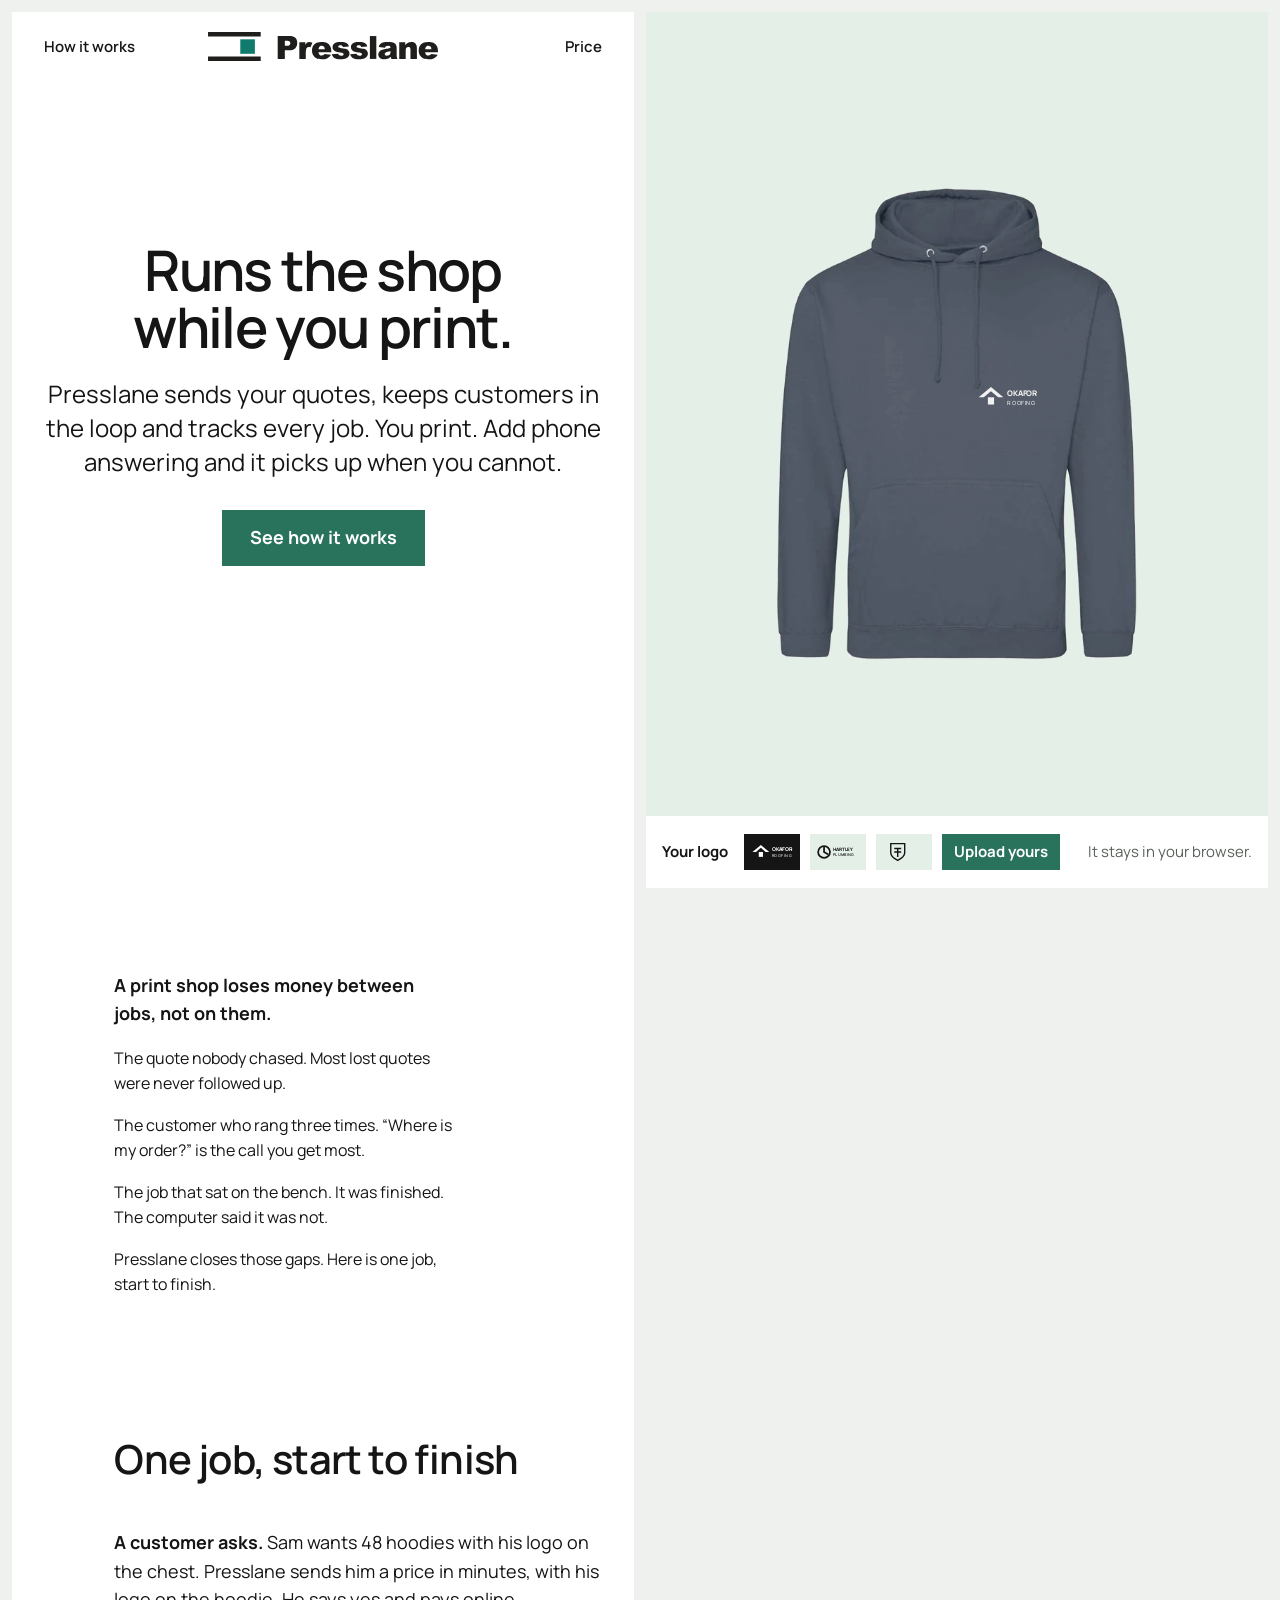
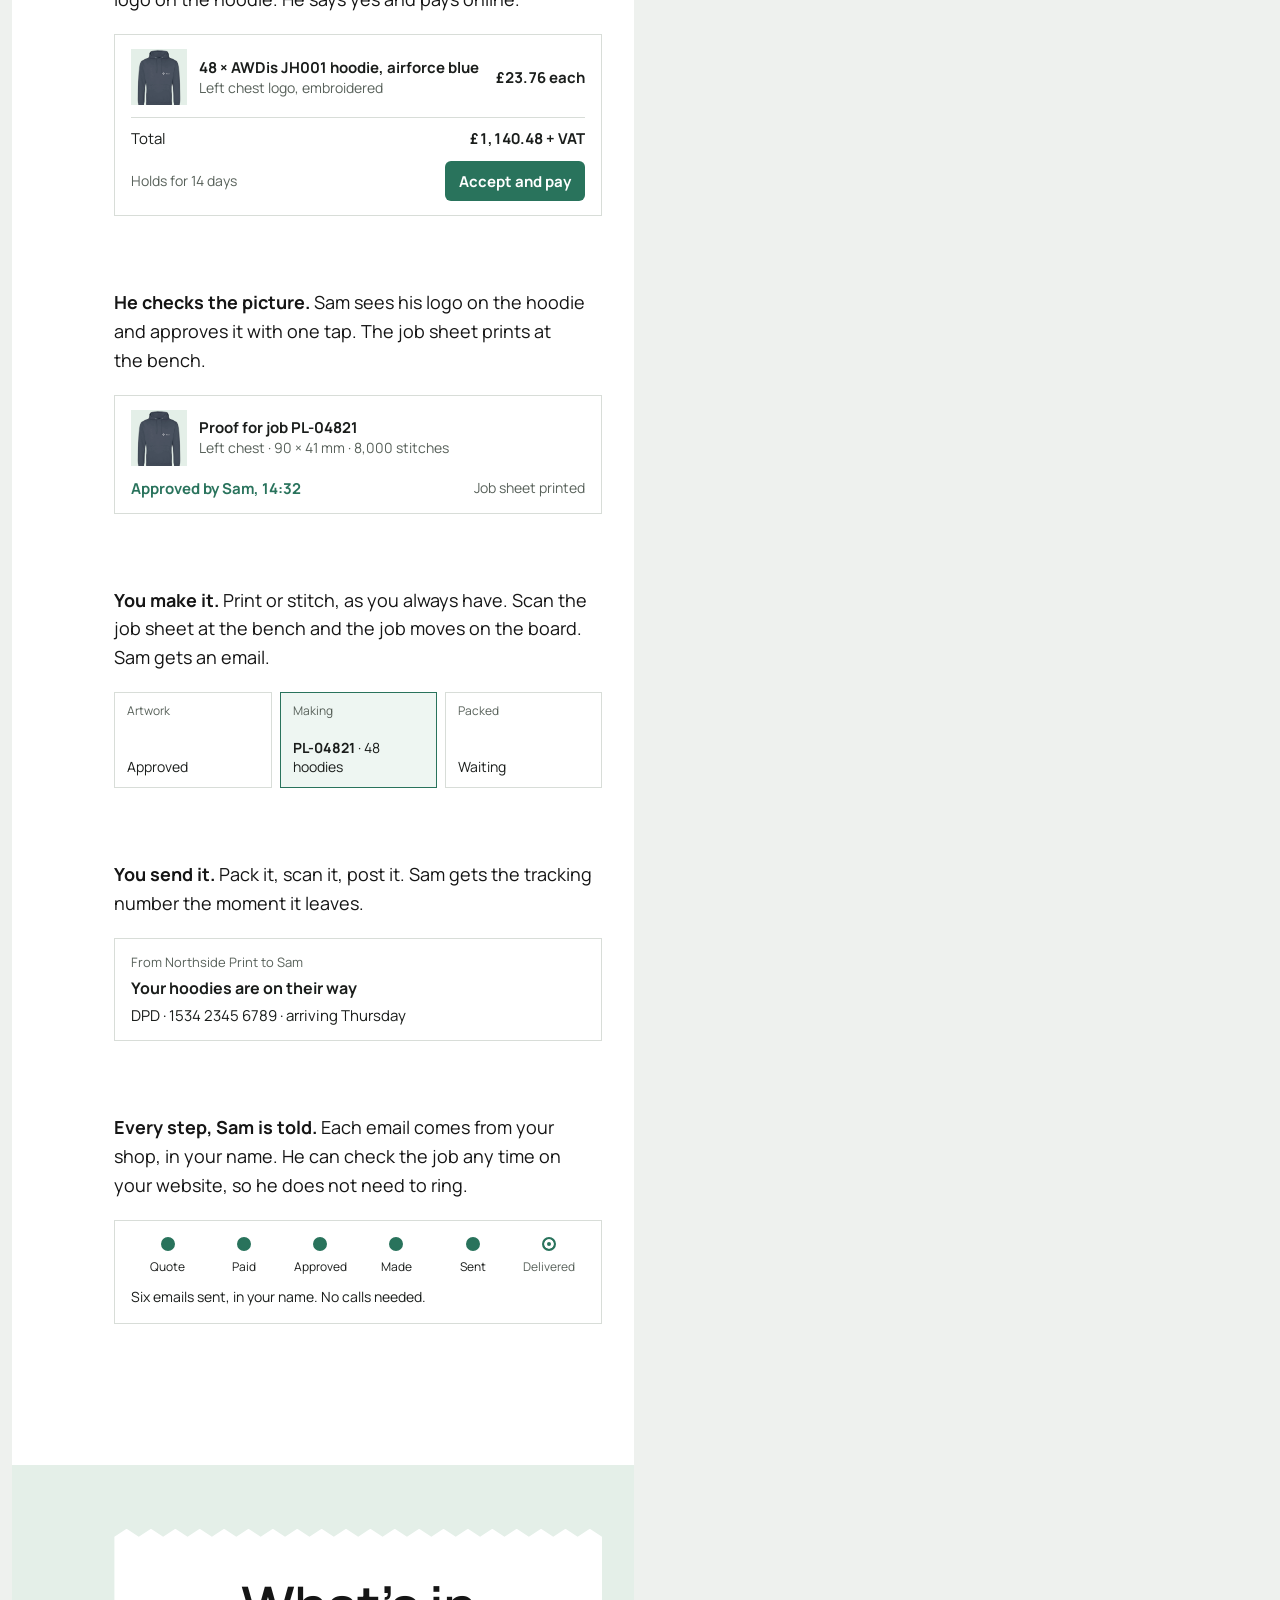
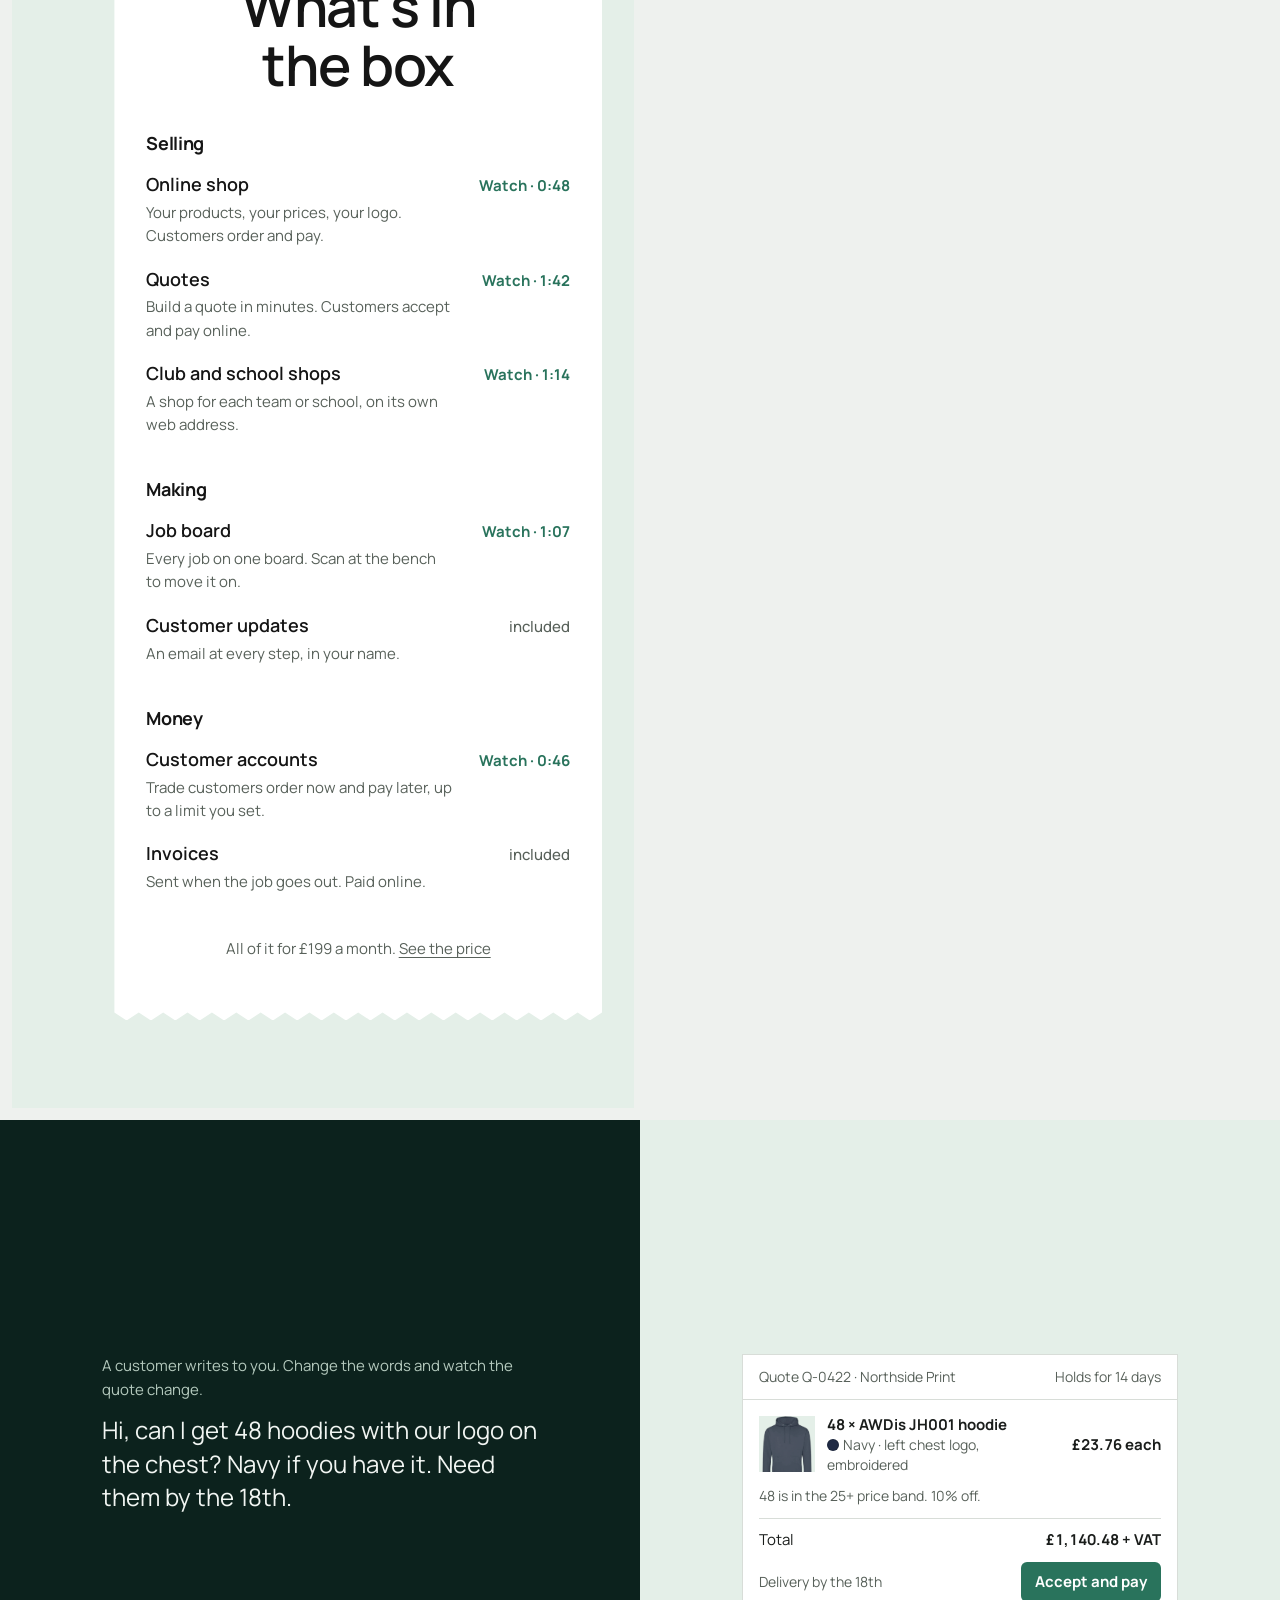
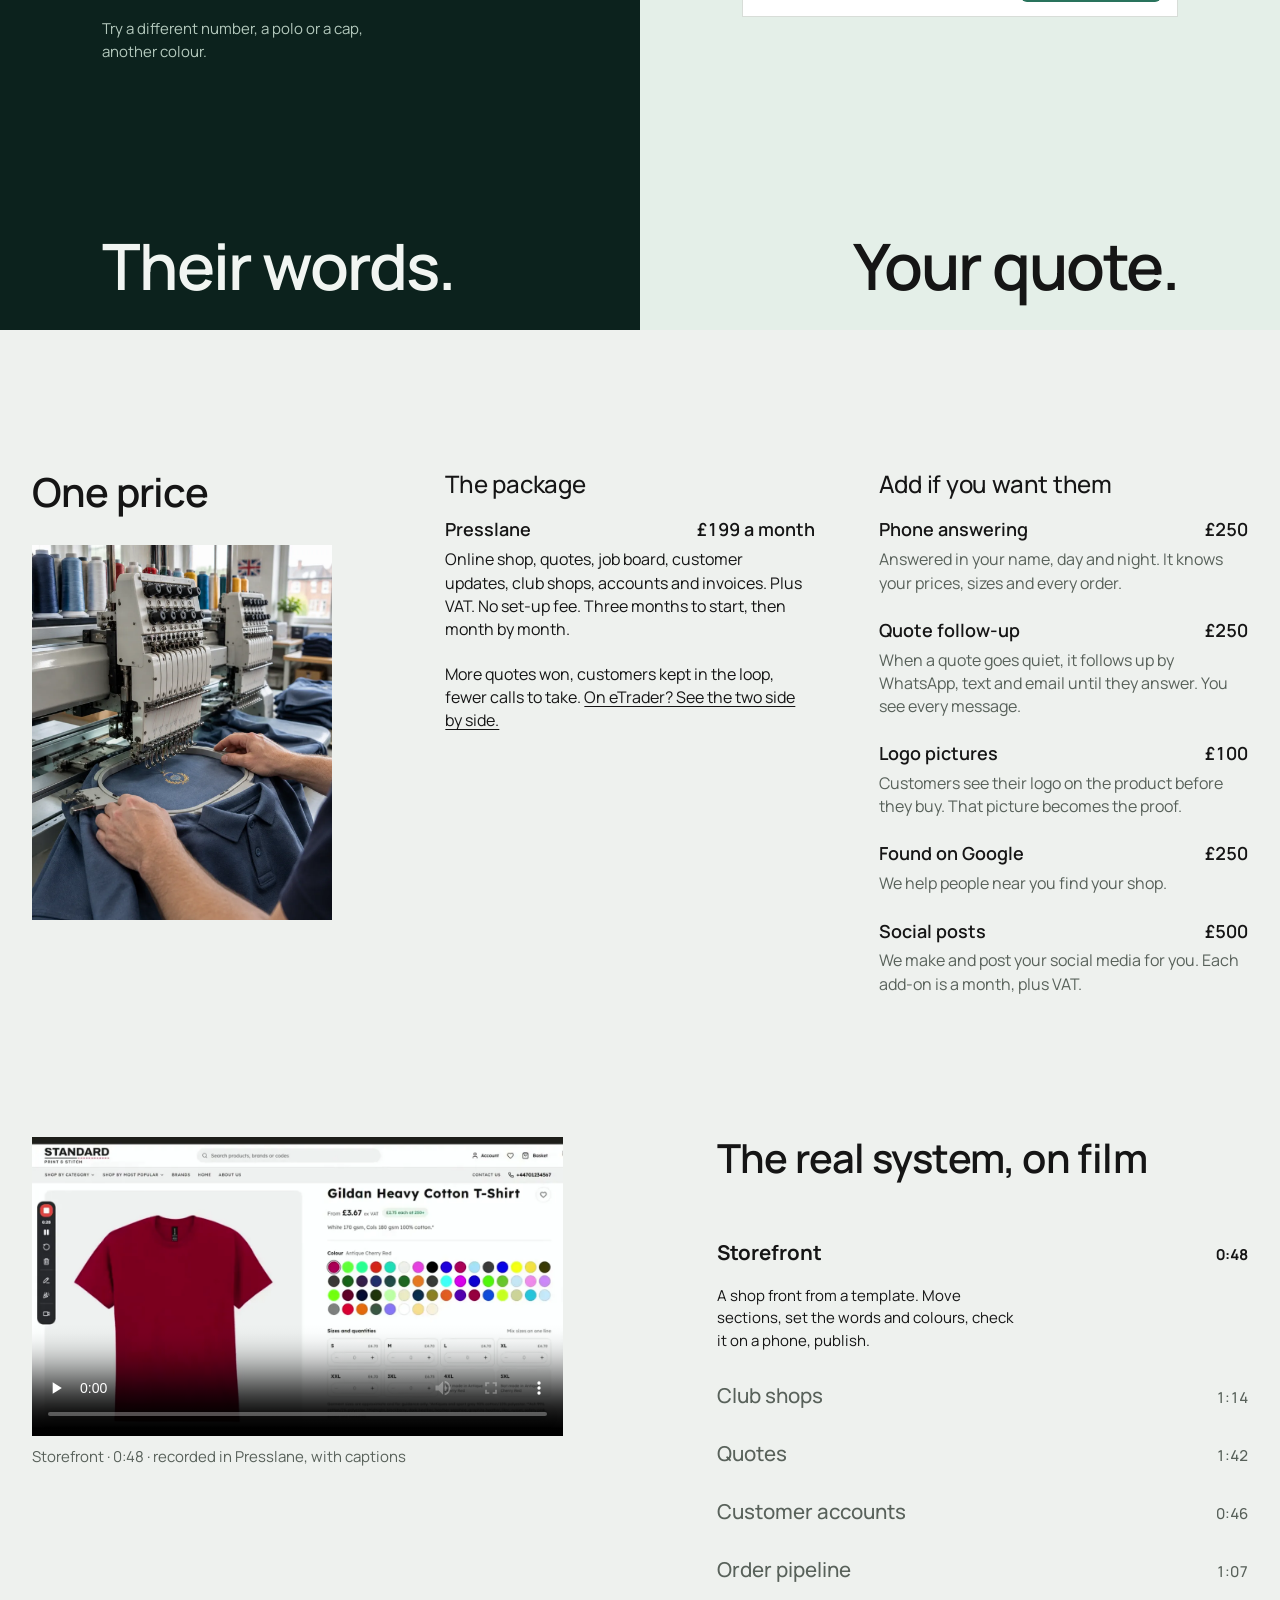
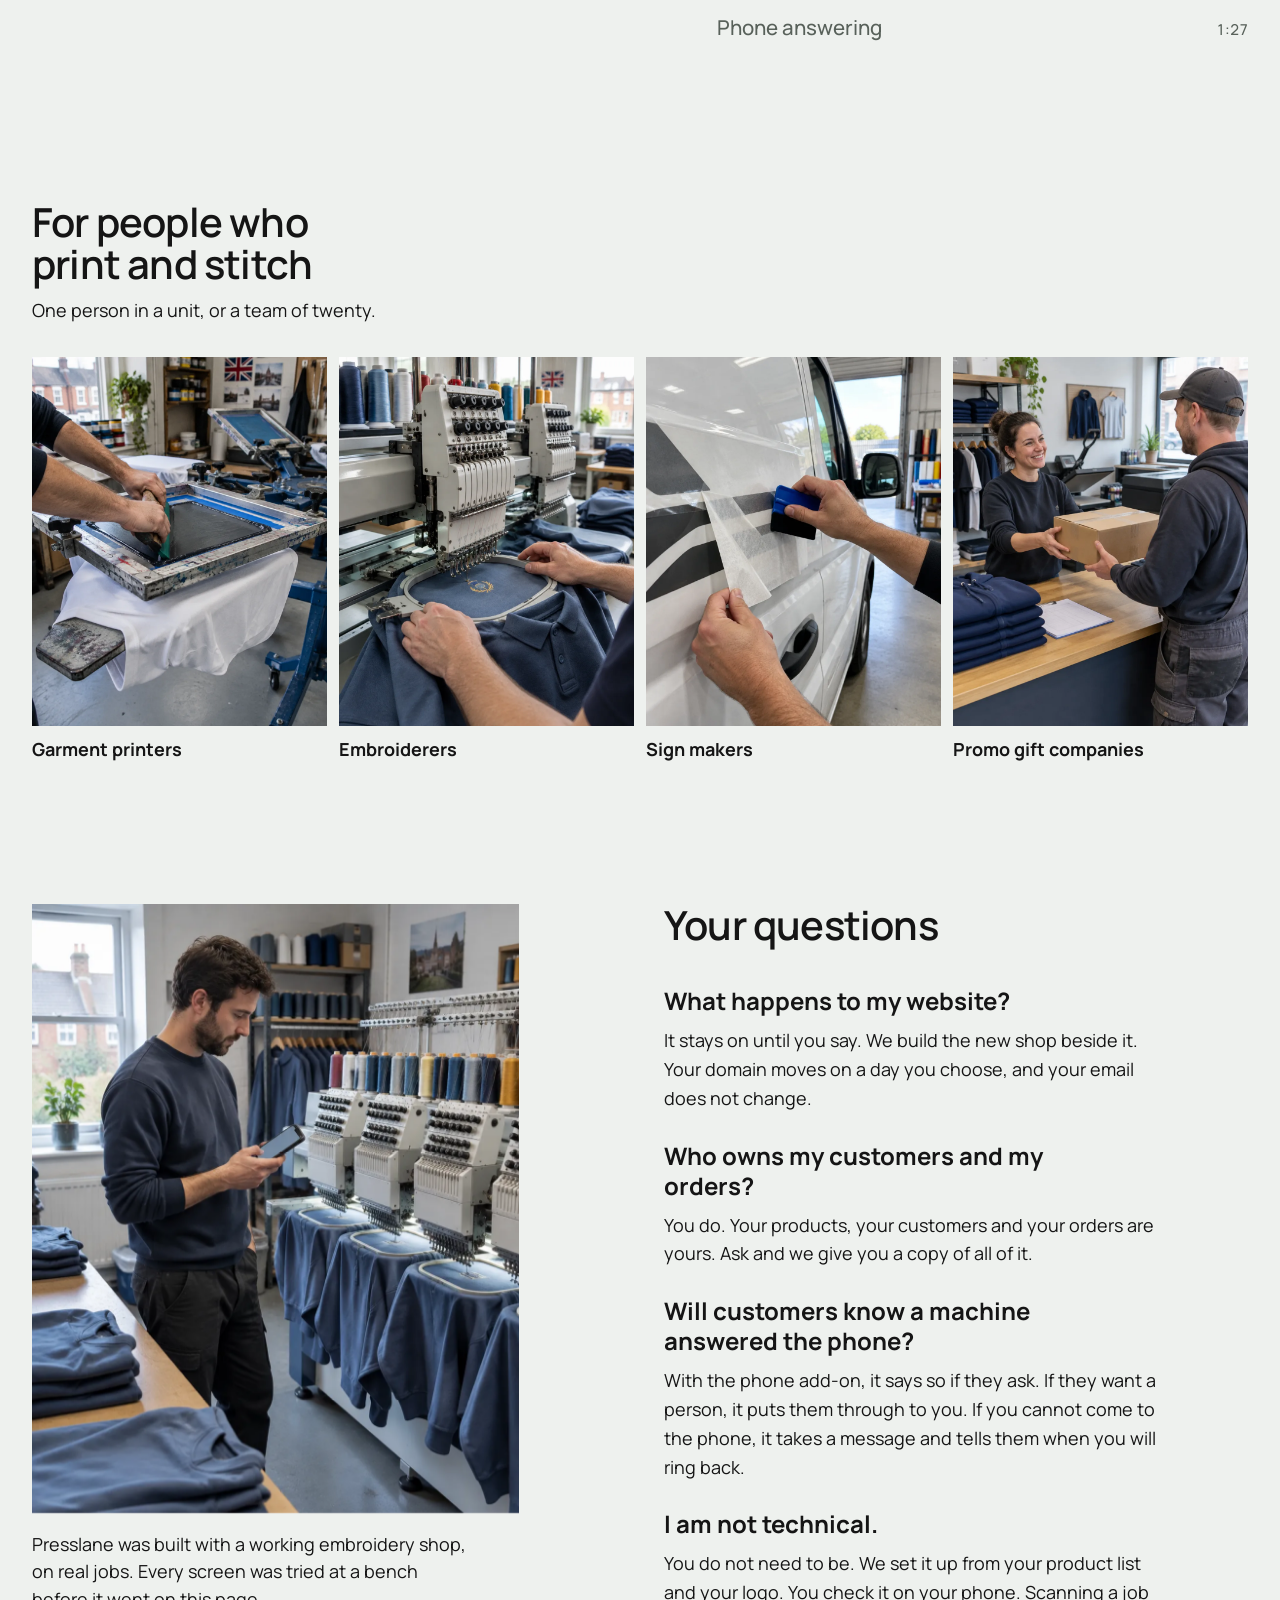
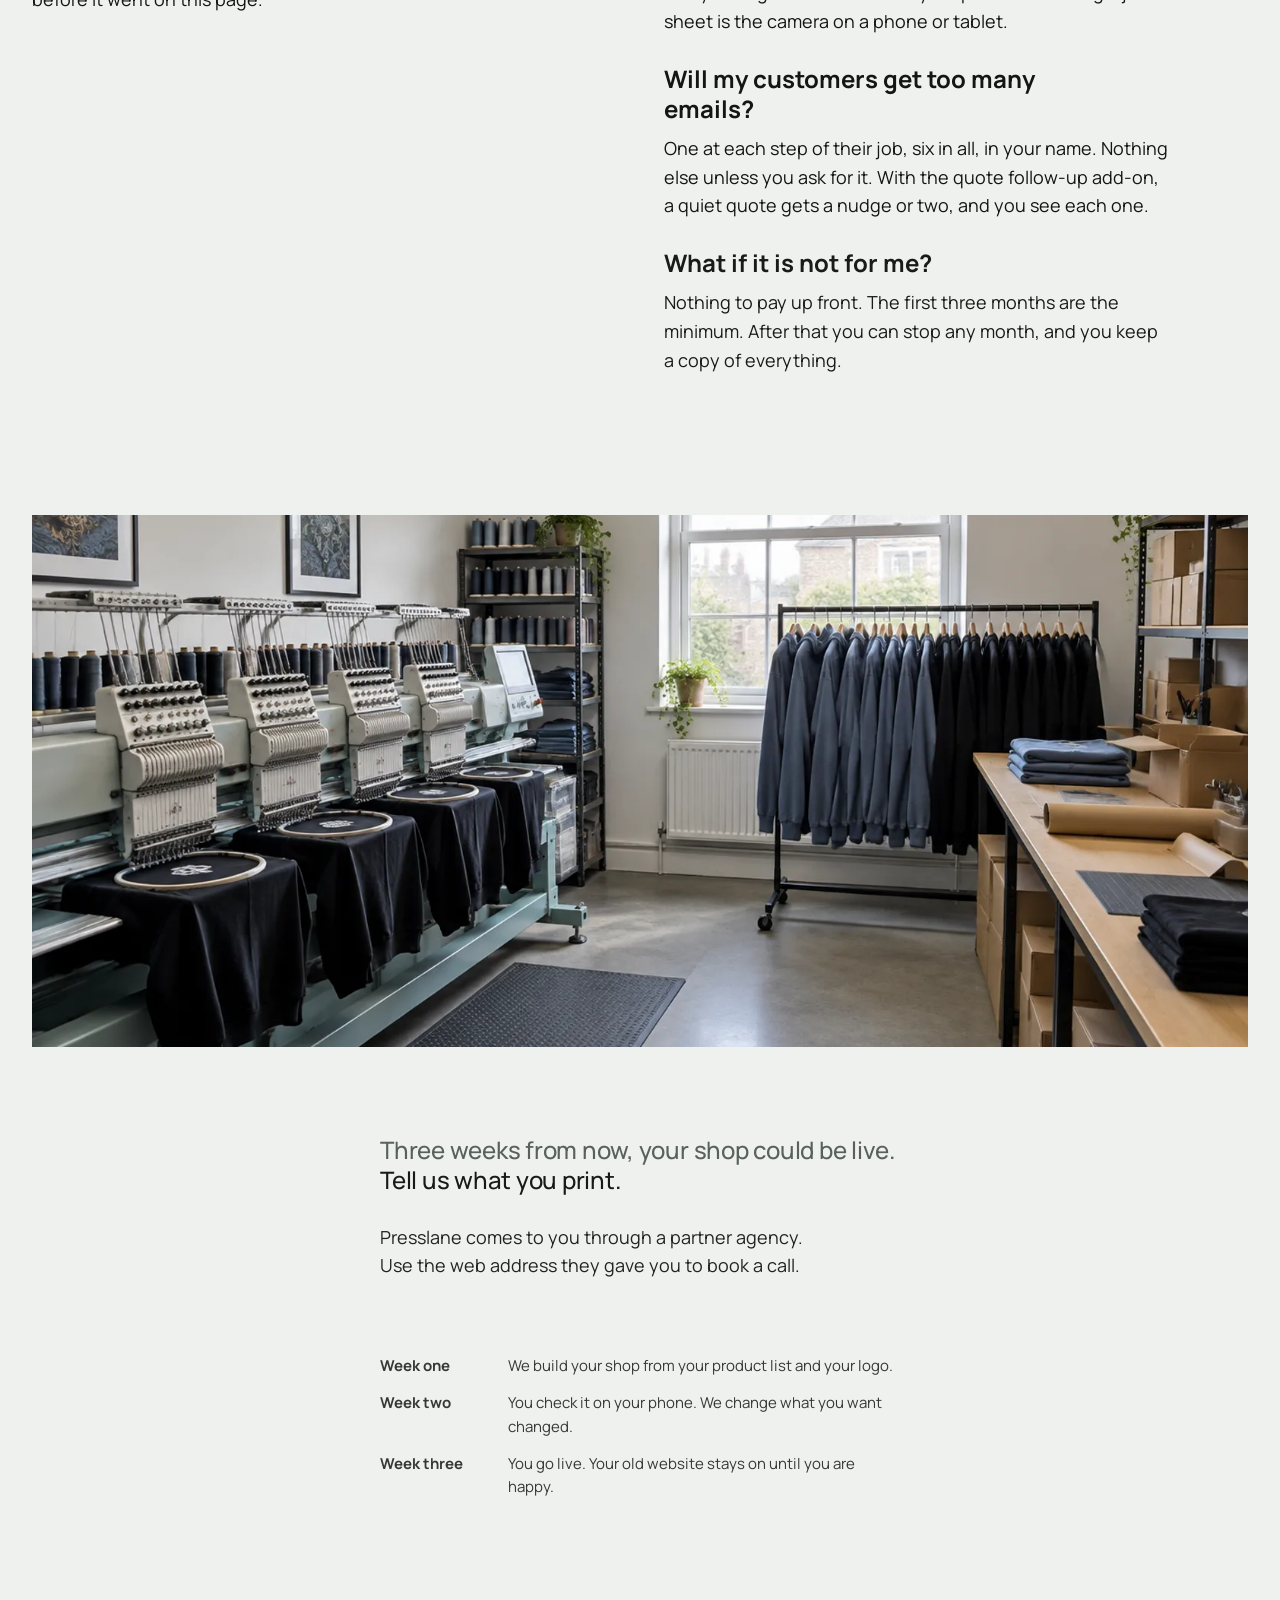
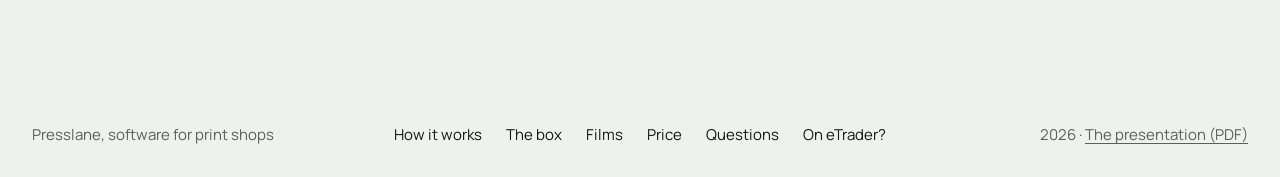
<file: index.html>
<!doctype html>
<html lang="en-GB">
<head>
  <meta charset="utf-8">
  <meta name="viewport" content="width=device-width, initial-scale=1">
  <title>Presslane: runs the shop while you print</title>
  <meta name="description" content="Presslane does the office side of a print or embroidery shop. It sends your quotes, keeps customers in the loop and tracks every job from quote to door. £199 a month. Phone answering as an add-on.">
  <meta property="og:title" content="Presslane runs the shop while you print">
  <meta property="og:description" content="Quotes sent, customers told, every job tracked, fewer calls to take. Software for printers and embroiderers, £199 a month.">
  <meta property="og:type" content="website">
  <link rel="icon" href="favicon.svg" type="image/svg+xml">
  <link rel="preload" href="assets/fonts/manrope-latin.woff2" as="font" type="font/woff2" crossorigin>
  <link rel="stylesheet" href="styles.css">
  <script>document.documentElement.classList.add('js')</script>
</head>
<body>
<a class="skip" href="#main">Skip to content</a>

<svg width="0" height="0" style="position:absolute" aria-hidden="true">
  <defs>
    <!-- Sample customer logos for the stage. One colour so they read on any garment. -->
    <symbol id="logo-okafor" viewBox="0 0 132 60">
      <path d="M10 30 L34 10 L58 30 H48 L34 18 L20 30 Z" fill="currentColor"/>
      <rect x="28" y="30" width="12" height="14" fill="currentColor"/>
      <text x="66" y="28" font-family="Manrope, sans-serif" font-weight="800" font-size="15" fill="currentColor" letter-spacing="-0.5">OKAFOR</text>
      <text x="66" y="44" font-family="Manrope, sans-serif" font-weight="500" font-size="11" fill="currentColor" letter-spacing="1.2">ROOFING</text>
    </symbol>
    <symbol id="logo-hartley" viewBox="0 0 132 60">
      <circle cx="26" cy="30" r="17" fill="none" stroke="currentColor" stroke-width="5"/>
      <path d="M26 16 V30 L36 36" fill="none" stroke="currentColor" stroke-width="5" stroke-linecap="square"/>
      <text x="52" y="26" font-family="Manrope, sans-serif" font-weight="800" font-size="13" fill="currentColor">HARTLEY</text>
      <text x="52" y="42" font-family="Manrope, sans-serif" font-weight="600" font-size="11" fill="currentColor" letter-spacing="0.8">PLUMBING</text>
    </symbol>
    <symbol id="logo-crest" viewBox="6 0 132 60">
      <path d="M40 6 H80 V32 C80 44 60 54 60 54 C60 54 40 44 40 32 Z" fill="none" stroke="currentColor" stroke-width="4"/>
      <path d="M50 20 H70 M50 30 H70 M60 20 V44" stroke="currentColor" stroke-width="4"/>
    </symbol>
  </defs>
</svg>

<main id="main">

  <!-- ============ The split: the sheet on the left, the stage on the right ============ -->
  <div class="split">

    <!-- The stage: one job, your logo on it -->
    <aside class="stage" aria-label="One job, shown as it moves">
      <div class="stage-inner" id="stage" data-state="hoodie">

        <div class="layer layer-field is-on" data-layer="hoodie">
          <svg viewBox="0 0 800 900" role="img" aria-label="A slate blue hoodie with your logo on the left chest" id="stageSvg">
            <image href="assets/hoodie.webp" x="100" y="104" width="600" height="693" preserveAspectRatio="xMidYMid meet"/>
            <g class="logo-slot" data-w="99" data-h="45" transform="translate(474 412)"></g>
            <g class="stamp" data-stamp="quote" transform="translate(150 120) rotate(-6)">
              <rect x="0" y="0" width="236" height="64" fill="#ffffff" stroke="#29735c" stroke-width="4"/>
              <text x="118" y="42" text-anchor="middle" font-family="Manrope, sans-serif" font-weight="800" font-size="26" fill="#29735c">Quote sent</text>
            </g>
            <g class="stamp" data-stamp="approve" transform="translate(150 120) rotate(-6)">
              <rect x="0" y="0" width="214" height="64" fill="#29735c"/>
              <text x="107" y="42" text-anchor="middle" font-family="Manrope, sans-serif" font-weight="800" font-size="26" fill="#ffffff">Approved</text>
            </g>
          </svg>
        </div>

        <div class="layer" data-layer="gap1"><img src="assets/photos/gap-quote.webp" alt="A paper quote half pushed into a desk drawer" width="1000" height="1250" loading="lazy"></div>
        <div class="layer" data-layer="gap2"><img src="assets/photos/people-phone.webp" alt="A print shop owner holding the phone with her shoulder while taping up a box at the counter" width="1000" height="1500" loading="lazy"></div>
        <div class="layer" data-layer="gap3"><img src="assets/photos/gap-bench.webp" alt="A finished box with a hoodie on top, sitting on a workbench" width="1000" height="1250" loading="lazy"></div>

        <div class="layer" data-layer="make">
          <video muted loop playsinline preload="none" poster="assets/video/make-poster.webp" data-src="assets/video/make.mp4" aria-label="An embroidery machine stitching a logo onto a hoodie"></video>
        </div>
        <div class="layer" data-layer="send">
          <video muted loop playsinline preload="none" poster="assets/video/send-poster.webp" data-src="assets/video/send.mp4" aria-label="Hands boxing a hoodie and scanning the job sheet"></video>
        </div>
        <div class="layer" data-layer="done"><img src="assets/photos/people-delivered.webp" alt="A roofer at his van lifting a blue hoodie out of the parcel, pleased" width="1000" height="1500" loading="lazy"></div>

        <div class="layer layer-sheet" data-layer="sheet">
          <svg viewBox="0 0 600 800" role="img" aria-label="A job sheet with your logo and a barcode" id="sheetSvg">
            <rect x="0" y="0" width="600" height="800" fill="#ffffff"/>
            <text x="40" y="64" font-family="Manrope, sans-serif" font-weight="800" font-size="34" fill="#151515">Job sheet</text>
            <text x="560" y="64" text-anchor="end" font-family="Manrope, sans-serif" font-weight="800" font-size="34" fill="#29735c">PL-04821</text>
            <rect x="40" y="86" width="520" height="4" fill="#151515"/>
            <text x="40" y="136" font-family="Manrope, sans-serif" font-weight="700" font-size="20" fill="#151515">Customer</text>
            <text x="40" y="164" font-family="Manrope, sans-serif" font-size="18" fill="#151515">Sam Okafor, Okafor Roofing</text>
            <text x="40" y="190" font-family="Manrope, sans-serif" font-size="18" fill="#58615a">Due Thursday · Courier</text>
            <text x="320" y="136" font-family="Manrope, sans-serif" font-weight="700" font-size="20" fill="#151515">Job</text>
            <text x="320" y="164" font-family="Manrope, sans-serif" font-size="18" fill="#151515">48 × AWDis JH001 hoodie</text>
            <text x="320" y="190" font-family="Manrope, sans-serif" font-size="18" fill="#58615a">Airforce blue · left chest</text>
            <text x="320" y="216" font-family="Manrope, sans-serif" font-size="18" fill="#58615a">S 6 · M 12 · L 18 · XL 8 · XXL 4</text>
            <rect x="40" y="250" width="200" height="130" fill="#e4efe8"/>
            <g class="logo-slot dark" data-w="150" data-h="68" transform="translate(140 315)"></g>
            <image href="assets/hoodie.webp" x="300" y="246" width="260" height="300" preserveAspectRatio="xMidYMid meet"/>
            <g class="logo-slot" data-w="40" data-h="18" transform="translate(462 379)"></g>
            <text x="40" y="430" font-family="Manrope, sans-serif" font-weight="700" font-size="18" fill="#151515">Scan at each bench</text>
            <g id="barcode" transform="translate(40 450)"></g>
            <text x="40" y="546" font-family="Manrope, sans-serif" font-size="16" fill="#58615a">PL04821</text>
            <g font-family="Manrope, sans-serif" font-size="16" fill="#151515">
              <rect x="40" y="600" width="150" height="90" fill="none" stroke="#151515" stroke-width="2"/><text x="52" y="626">Artwork</text>
              <rect x="225" y="600" width="150" height="90" fill="none" stroke="#151515" stroke-width="2"/><text x="237" y="626">Making</text>
              <rect x="410" y="600" width="150" height="90" fill="none" stroke="#151515" stroke-width="2"/><text x="422" y="626">Packed</text>
            </g>
          </svg>
        </div>

        <div class="stage-bar">
          <span class="bar-label">Your logo</span>
          <button class="logo-pick" type="button" aria-pressed="true" data-logo="logo-okafor" aria-label="Okafor Roofing logo"><svg viewBox="0 0 132 60"><use href="#logo-okafor"/></svg></button>
          <button class="logo-pick" type="button" aria-pressed="false" data-logo="logo-hartley" aria-label="Hartley Plumbing logo"><svg viewBox="0 0 132 60"><use href="#logo-hartley"/></svg></button>
          <button class="logo-pick" type="button" aria-pressed="false" data-logo="logo-crest" aria-label="School crest"><svg viewBox="6 0 132 60"><use href="#logo-crest"/></svg></button>
          <label class="upload">Upload yours<input type="file" id="logoUpload" accept="image/png,image/jpeg,image/svg+xml,image/webp" aria-describedby="logoStatus"></label>
          <span class="bar-status" id="logoStatus" aria-live="polite">It stays in your browser.</span>
        </div>
      </div>
    </aside>


    <div class="read">

      <!-- Hero: the menu sheet -->
      <section class="hero" id="top" data-stage="hoodie">
        <div class="top">
          <a class="link" href="#job">How it works</a>
          <a class="lockup" href="#top" aria-label="Presslane, home"><img src="assets/presslane-lockup.svg" alt="Presslane" width="260" height="33"></a>
          <a class="link" href="#price">Price</a>
        </div>
        <div class="hero-body">
          <h1 class="lines">
            <span class="line"><span data-line style="--i:0">Runs the shop</span></span>
            <span class="line"><span data-line style="--i:1">while you print.</span></span>
          </h1>
          <p class="sub" data-rise style="--i:1">Presslane sends your quotes, keeps customers in the loop and tracks every job. You print. Add phone answering and it picks up when you cannot.</p>
          <a class="button js-book" href="#talk" data-rise style="--i:2" hidden>Book a call</a>
          <a class="button js-noagency" href="#job" data-rise style="--i:2">See how it works</a>
        </div>
      </section>

      <!-- The gaps: where the money goes -->
      <section class="gaps" aria-label="Where the money goes">
        <div class="col">
          <p data-stage="hoodie">A print shop loses money between jobs, not on them.</p>
          <p data-stage="gap1">The quote nobody chased. Most lost quotes were never followed up.</p>
          <p data-stage="gap2">The customer who rang three times. “Where is my order?” is the call you get most.</p>
          <p data-stage="gap3">The job that sat on the bench. It was finished. The computer said it was not.</p>
          <p data-stage="hoodie">Presslane closes those gaps. Here is one job, start to finish.</p>
        </div>
      </section>

      <!-- One job, start to finish -->
      <section class="job" id="job">
        <h2>One job, start to finish</h2>

        <div class="step" data-stage="quote">
          <p><b>A customer asks.</b> Sam wants 48 hoodies with his logo on the chest. Presslane sends him a price in minutes, with his logo on the hoodie. He says yes and pays online.</p>
          <div class="evidence">
            <div class="ui-quote" data-ui>
              <div class="ui-row">
                <div class="ui-thumb"><svg viewBox="0 0 120 120" aria-hidden="true"><image href="assets/hoodie.webp" x="8" y="2" width="104" height="120" preserveAspectRatio="xMidYMid meet"/><g class="logo-slot" data-w="18" data-h="8" transform="translate(74 53)"></g></svg></div>
                <div class="grow"><div class="ui-name">48 × AWDis JH001 hoodie, airforce blue</div><div class="ui-sub">Left chest logo, embroidered</div></div>
                <div class="ui-money">£23.76 each</div>
              </div>
              <div class="ui-row ui-total"><span>Total</span><span class="ui-money">£1,140.48 + VAT</span></div>
              <div class="ui-row"><span class="ui-sub">Holds for 14 days</span><span class="ui-btn">Accept and pay</span></div>
            </div>
          </div>
        </div>

        <div class="step" data-stage="approve">
          <p><b>He checks the picture.</b> Sam sees his logo on the hoodie and approves it with one tap. The job sheet prints at the bench.</p>
          <div class="evidence">
            <div class="ui-quote" data-ui>
              <div class="ui-row">
                <div class="ui-thumb"><svg viewBox="0 0 120 120" aria-hidden="true"><image href="assets/hoodie.webp" x="8" y="2" width="104" height="120" preserveAspectRatio="xMidYMid meet"/><g class="logo-slot" data-w="18" data-h="8" transform="translate(74 53)"></g></svg></div>
                <div class="grow"><div class="ui-name">Proof for job PL-04821</div><div class="ui-sub">Left chest · 90 × 41 mm · 8,000 stitches</div></div>
              </div>
              <div class="ui-row"><span class="ui-ok">Approved by Sam, 14:32</span><span class="ui-sub">Job sheet printed</span></div>
            </div>
          </div>
        </div>

        <div class="step" data-stage="make">
          <p><b>You make it.</b> Print or stitch, as you always have. Scan the job sheet at the bench and the job moves on the board. Sam gets an email.</p>
          <figure class="m-pic"><video muted loop playsinline preload="none" poster="assets/video/make-poster.webp" data-src="assets/video/make.mp4" aria-label="An embroidery machine stitching a logo onto a hoodie"></video></figure>
          <div class="evidence">
            <div class="ui-frames" data-ui aria-label="The job board">
              <div class="ui-card"><span class="ui-stage">Artwork</span><span>Approved</span></div>
              <div class="ui-card live"><span class="ui-stage">Making</span><span><b>PL-04821</b> · 48 hoodies</span></div>
              <div class="ui-card"><span class="ui-stage">Packed</span><span>Waiting</span></div>
            </div>
          </div>
        </div>

        <div class="step" data-stage="send">
          <p><b>You send it.</b> Pack it, scan it, post it. Sam gets the tracking number the moment it leaves.</p>
          <figure class="m-pic"><video muted loop playsinline preload="none" poster="assets/video/send-poster.webp" data-src="assets/video/send.mp4" aria-label="Hands boxing a hoodie and scanning the job sheet"></video></figure>
          <div class="evidence">
            <div class="ui-mail" data-ui>
              <div class="ui-from">From Northside Print to Sam</div>
              <div class="ui-subject">Your hoodies are on their way</div>
              <div>DPD · 1534 2345 6789 · arriving Thursday</div>
            </div>
          </div>
        </div>

        <div class="step" data-stage="done">
          <p><b>Every step, Sam is told.</b> Each email comes from your shop, in your name. He can check the job any time on your website, so he does not need to ring.</p>
          <figure class="m-pic"><img src="assets/photos/people-delivered.webp" alt="A roofer at his van lifting a blue hoodie out of the parcel, pleased" width="1000" height="1500" loading="lazy"></figure>
          <div class="evidence">
            <div class="ui-track" data-ui>
              <ol>
                <li class="done"><i></i>Quote</li>
                <li class="done"><i></i>Paid</li>
                <li class="done"><i></i>Approved</li>
                <li class="done"><i></i>Made</li>
                <li class="done"><i></i>Sent</li>
                <li class="now"><i></i>Delivered</li>
              </ol>
              <div class="ui-note">Six emails sent, in your name. No calls needed.</div>
            </div>
          </div>
        </div>
      </section>

      <!-- What is in the box: the job sheet -->
      <section class="box" id="box" data-stage="sheet">
        <div class="sheet">
          <h2>What’s in the box</h2>

          <div class="group">
            <h3>Selling</h3>
            <div class="item"><div class="item-row"><span class="name">Online shop</span><a class="val" href="#films" data-film="storefront">Watch · 0:48</a></div><p class="desc">Your products, your prices, your logo. Customers order and pay.</p></div>
            <div class="item"><div class="item-row"><span class="name">Quotes</span><a class="val" href="#films" data-film="quotes">Watch · 1:42</a></div><p class="desc">Build a quote in minutes. Customers accept and pay online.</p></div>
            <div class="item"><div class="item-row"><span class="name">Club and school shops</span><a class="val" href="#films" data-film="clubshops">Watch · 1:14</a></div><p class="desc">A shop for each team or school, on its own web address.</p></div>
          </div>

          <div class="group">
            <h3>Making</h3>
            <div class="item"><div class="item-row"><span class="name">Job board</span><a class="val" href="#films" data-film="pipeline">Watch · 1:07</a></div><p class="desc">Every job on one board. Scan at the bench to move it on.</p></div>
            <div class="item"><div class="item-row"><span class="name">Customer updates</span><span class="val plain">included</span></div><p class="desc">An email at every step, in your name.</p></div>
          </div>

          <div class="group">
            <h3>Money</h3>
            <div class="item"><div class="item-row"><span class="name">Customer accounts</span><a class="val" href="#films" data-film="customers">Watch · 0:46</a></div><p class="desc">Trade customers order now and pay later, up to a limit you set.</p></div>
            <div class="item"><div class="item-row"><span class="name">Invoices</span><span class="val plain">included</span></div><p class="desc">Sent when the job goes out. Paid online.</p></div>
          </div>

          <p class="foot-line">All of it for £199 a month. <a class="link-plain" href="#price">See the price</a></p>
        </div>
      </section>

    </div><!-- /.read -->

  </div><!-- /.split -->

  <!-- ============ Showcase: their words, your quote ============ -->
  <section class="ask" id="ask" aria-labelledby="askTitle">
    <div class="ask-in">
      <label class="lbl" for="askText">A customer writes to you. Change the words and watch the quote change.</label>
      <textarea id="askText" rows="5" spellcheck="false" style="resize:none">Hi, can I get 48 hoodies with our logo on the chest? Navy if you have it. Need them by the 18th.</textarea>
      <p class="hint">Try a different number, a polo or a cap, another colour.</p>
    </div>
    <div class="ask-out">
      <div class="quote-card" data-ui aria-live="polite">
        <div class="ui-head"><span>Quote Q-0422 · Northside Print</span><span>Holds for 14 days</span></div>
        <div class="ui-body">
          <div class="ui-row">
            <div class="ui-thumb" id="qThumb"><img src="assets/hoodie.webp" alt="" width="56" height="56"></div>
            <div class="grow"><div class="ui-name" id="qName">48 × AWDis JH001 hoodie</div><div class="ui-sub" id="qSub"><i class="swatch" style="background:#1F2A44"></i>Navy · left chest logo, embroidered</div></div>
            <div class="ui-money" id="qEach">£23.76 each</div>
          </div>
          <div class="ui-row"><span class="ui-sub" id="qBreak">48 is in the 25+ price band. 10% off.</span></div>
          <div class="ui-row ui-total"><span>Total</span><span class="ui-money" id="qTotal">£1,140.48 + VAT</span></div>
          <div class="ui-row"><span class="ui-sub" id="qWhen">Delivery by the 18th</span><span class="ui-btn">Accept and pay</span></div>
        </div>
      </div>
    </div>
    <h2 class="ask-title" id="askTitle"><span class="a">Their words.</span><span class="b">Your quote.</span></h2>
  </section>

  <!-- ============ Price ============ -->
  <section class="price" id="price">
    <div class="price-head">
      <h2>One price</h2>
      <img src="assets/photos/shop-embroidery.webp" alt="Hands guiding a polo shirt on an embroidery machine" width="1000" height="1250" loading="lazy">
    </div>
    <div class="price-list">
      <div class="pgroup">
        <h3>The package</h3>
        <div class="pitem">
          <div class="prow"><span>Presslane</span><span class="money">£199 a month</span></div>
          <p class="pdesc ink">Online shop, quotes, job board, customer updates, club shops, accounts and invoices. Plus VAT. No set-up fee. Three months to start, then month by month.</p>
        </div>
        <div class="pitem">
          <p class="pdesc ink">More quotes won, customers kept in the loop, fewer calls to take. <a class="link-plain" href="/etrader">On eTrader? See the two side by side.</a></p>
        </div>
      </div>
      <div class="pgroup">
        <h3>Add if you want them</h3>
        <div class="pitem">
          <div class="prow"><span>Phone answering</span><span class="money">£250</span></div>
          <p class="pdesc">Answered in your name, day and night. It knows your prices, sizes and every order.</p>
        </div>
        <div class="pitem">
          <div class="prow"><span>Quote follow-up</span><span class="money">£250</span></div>
          <p class="pdesc">When a quote goes quiet, it follows up by WhatsApp, text and email until they answer. You see every message.</p>
        </div>
        <div class="pitem">
          <div class="prow"><span>Logo pictures</span><span class="money">£100</span></div>
          <p class="pdesc">Customers see their logo on the product before they buy. That picture becomes the proof.</p>
        </div>
        <div class="pitem">
          <div class="prow"><span>Found on Google</span><span class="money">£250</span></div>
          <p class="pdesc">We help people near you find your shop.</p>
        </div>
        <div class="pitem">
          <div class="prow"><span>Social posts</span><span class="money">£500</span></div>
          <p class="pdesc">We make and post your social media for you. Each add-on is a month, plus VAT.</p>
        </div>
      </div>
    </div>
  </section>

  <!-- ============ Films: the real system ============ -->
  <section class="films" id="films">
    <div class="player">
      <video id="filmVideo" controls playsinline preload="none" src="assets/system/storefront-setup.mp4" poster="assets/system/storefront-setup-poster.webp" width="1920" height="1080">
        <track id="filmTrack" kind="captions" srclang="en" label="English" src="assets/system/storefront-setup.vtt" default>
      </video>
      <p class="now" id="filmNow" aria-live="polite">Storefront · 0:48 · recorded in Presslane, with captions</p>
    </div>
    <div class="film-list">
      <h2>The real system, on film</h2>
      <div id="filmRows">
        <button class="frow" type="button" aria-pressed="true" data-film="storefront"><span>Storefront</span><span class="len">0:48</span></button>
        <p class="fdesc">A shop front from a template. Move sections, set the words and colours, check it on a phone, publish.</p>
        <button class="frow" type="button" aria-pressed="false" data-film="clubshops"><span>Club shops</span><span class="len">1:14</span></button>
        <p class="fdesc">A shop for a school or club on its own address, with its crest and its sizes.</p>
        <button class="frow" type="button" aria-pressed="false" data-film="quotes"><span>Quotes</span><span class="len">1:42</span></button>
        <p class="fdesc">A quote built from your price list, sent, accepted and paid online.</p>
        <button class="frow" type="button" aria-pressed="false" data-film="customers"><span>Customer accounts</span><span class="len">0:46</span></button>
        <p class="fdesc">A trade customer set up to order now and pay later, with a credit limit.</p>
        <button class="frow" type="button" aria-pressed="false" data-film="pipeline"><span>Order pipeline</span><span class="len">1:07</span></button>
        <p class="fdesc">Every accepted quote lands as an order and moves down the board to the door.</p>
        <button class="frow" type="button" aria-pressed="false" data-film="voice"><span>Phone answering</span><span class="len">1:27</span></button>
        <p class="fdesc">A customer rings for an update. The answer changes as the order moves.</p>
      </div>
    </div>
  </section>

  <!-- ============ Who it is for ============ -->
  <section class="who" id="who">
    <div class="head">
      <h2>For people who print and stitch</h2>
      <p>One person in a unit, or a team of twenty.</p>
    </div>
    <div class="row" aria-label="The kinds of shop Presslane is for">
      <figure><img src="assets/photos/shop-print.webp" alt="Hands pulling a squeegee across a screen on a printing carousel" width="1000" height="1250" loading="lazy"><figcaption>Garment printers</figcaption></figure>
      <figure><img src="assets/photos/shop-embroidery.webp" alt="A polo shirt being stitched on a multi-head embroidery machine" width="1000" height="1250" loading="lazy"><figcaption>Embroiderers</figcaption></figure>
      <figure><img src="assets/photos/shop-signs.webp" alt="Hands applying cut vinyl to a van door" width="1000" height="1250" loading="lazy"><figcaption>Sign makers</figcaption></figure>
      <figure><img src="assets/photos/people-counter.webp" alt="A printer handing a finished box to a customer across the counter, both smiling" width="1000" height="1250" loading="lazy"><figcaption>Promo gift companies</figcaption></figure>
    </div>
  </section>

  <!-- ============ Your questions ============ -->
  <section class="faq" id="questions">
    <div class="faq-pic">
      <img src="assets/photos/people-embroiderer.webp" alt="An embroiderer glancing at his phone beside a running embroidery machine" width="1000" height="1250" loading="lazy">
      <p class="faq-note">Presslane was built with a working embroidery shop, on real jobs. Every screen was tried at a bench before it went on this page.</p>
    </div>
    <div class="faq-list">
      <h2>Your questions</h2>
      <dl>
        <div class="qa"><dt>What happens to my website?</dt><dd>It stays on until you say. We build the new shop beside it. Your domain moves on a day you choose, and your email does not change.</dd></div>
        <div class="qa"><dt>Who owns my customers and my orders?</dt><dd>You do. Your products, your customers and your orders are yours. Ask and we give you a copy of all of it.</dd></div>
        <div class="qa"><dt>Will customers know a machine answered the phone?</dt><dd>With the phone add-on, it says so if they ask. If they want a person, it puts them through to you. If you cannot come to the phone, it takes a message and tells them when you will ring back.</dd></div>
        <div class="qa"><dt>I am not technical.</dt><dd>You do not need to be. We set it up from your product list and your logo. You check it on your phone. Scanning a job sheet is the camera on a phone or tablet.</dd></div>
        <div class="qa"><dt>Will my customers get too many emails?</dt><dd>One at each step of their job, six in all, in your name. Nothing else unless you ask for it. With the quote follow-up add-on, a quiet quote gets a nudge or two, and you see each one.</dd></div>
        <div class="qa"><dt>What if it is not for me?</dt><dd>Nothing to pay up front. The first three months are the minimum. After that you can stop any month, and you keep a copy of everything.</dd></div>
      </dl>
    </div>
  </section>

  <!-- ============ Talk to us ============ -->
  <section class="talk" id="talk" aria-label="Talk to us">
    <div class="talk-photo"><img src="assets/photos/workshop.webp" alt="A small embroidery and print workshop in the morning, machines ready and a rail of finished garments" width="1600" height="900" loading="lazy"></div>
    <div class="talk-col">
      <p class="prompt"><span class="soft">Three weeks from now, your shop could be live.</span><span class="hard">Tell us what you print.</span></p>

      <form class="ask-form js-agency" id="contactForm" novalidate hidden>
        <div class="field-wrap">
          <label class="sr-only" for="cEmail">Your email</label>
          <input class="field" id="cEmail" name="email" type="email" autocomplete="email" required maxlength="200" placeholder="Your email">
          <button class="go" type="submit" aria-label="Send"><svg width="20" height="20" viewBox="0 0 20 20" aria-hidden="true"><path d="M3 10h12M10 4l6 6-6 6" fill="none" stroke="currentColor" stroke-width="2.4"/></svg></button>
        </div>
        <div class="more" id="cMore" hidden>
          <label class="sr-only" for="cName">Your name</label>
          <input class="field short" id="cName" name="name" autocomplete="name" required maxlength="100" placeholder="Your name">
          <label class="sr-only" for="cPhone">Phone, if you would rather talk</label>
          <input class="field short" id="cPhone" name="phone" type="tel" autocomplete="tel" maxlength="40" placeholder="Phone, if you would rather talk">
          <label class="sr-only" for="cMessage">What do you print?</label>
          <textarea class="field" id="cMessage" name="message" rows="3" maxlength="4000" placeholder="What do you print? Hoodies, workwear, signs, mugs?"></textarea>
          <button class="button" type="submit">Send</button>
        </div>
        <label class="hp" aria-hidden="true">Website<input name="website" tabindex="-1" autocomplete="off"></label>
        <p class="next" id="cNext">We reply within one working day and show you Presslane on your own products.</p>
      </form>

      <p class="ask-form js-agency" hidden><a class="button quiet js-book" href="#talk">Book a call</a></p>

      <p class="no-agency js-noagency">Presslane comes to you through a partner agency. Use the web address they gave you to book a call.</p>

      <dl class="weeks">
        <div><dt>Week one</dt><dd>We build your shop from your product list and your logo.</dd></div>
        <div><dt>Week two</dt><dd>You check it on your phone. We change what you want changed.</dd></div>
        <div><dt>Week three</dt><dd>You go live. Your old website stays on until you are happy.</dd></div>
      </dl>
    </div>
  </section>

  <div class="callbar js-agency" hidden>
    <span class="callbar-text">Twenty minutes, on your own products.</span>
    <a class="button js-book" href="#talk">Book a call</a>
  </div>

  <footer class="foot">
    <span>Presslane, software for print shops</span>
    <nav aria-label="Page"><a href="#job">How it works</a><a href="#box">The box</a><a href="#films">Films</a><a href="#price">Price</a><a href="#questions">Questions</a><a href="/etrader">On eTrader?</a></nav>
    <span class="right">2026 · <a class="link-plain" href="assets/presslane-presentation.pdf">The presentation (PDF)</a></span>
  </footer>

</main>

<script src="assets/vendor/gsap.min.js" defer></script>
<script src="assets/vendor/ScrollTrigger.min.js" defer></script>
<script src="agencies.js" defer></script>
<script src="app.js" defer></script>
</body>
</html>
</file>
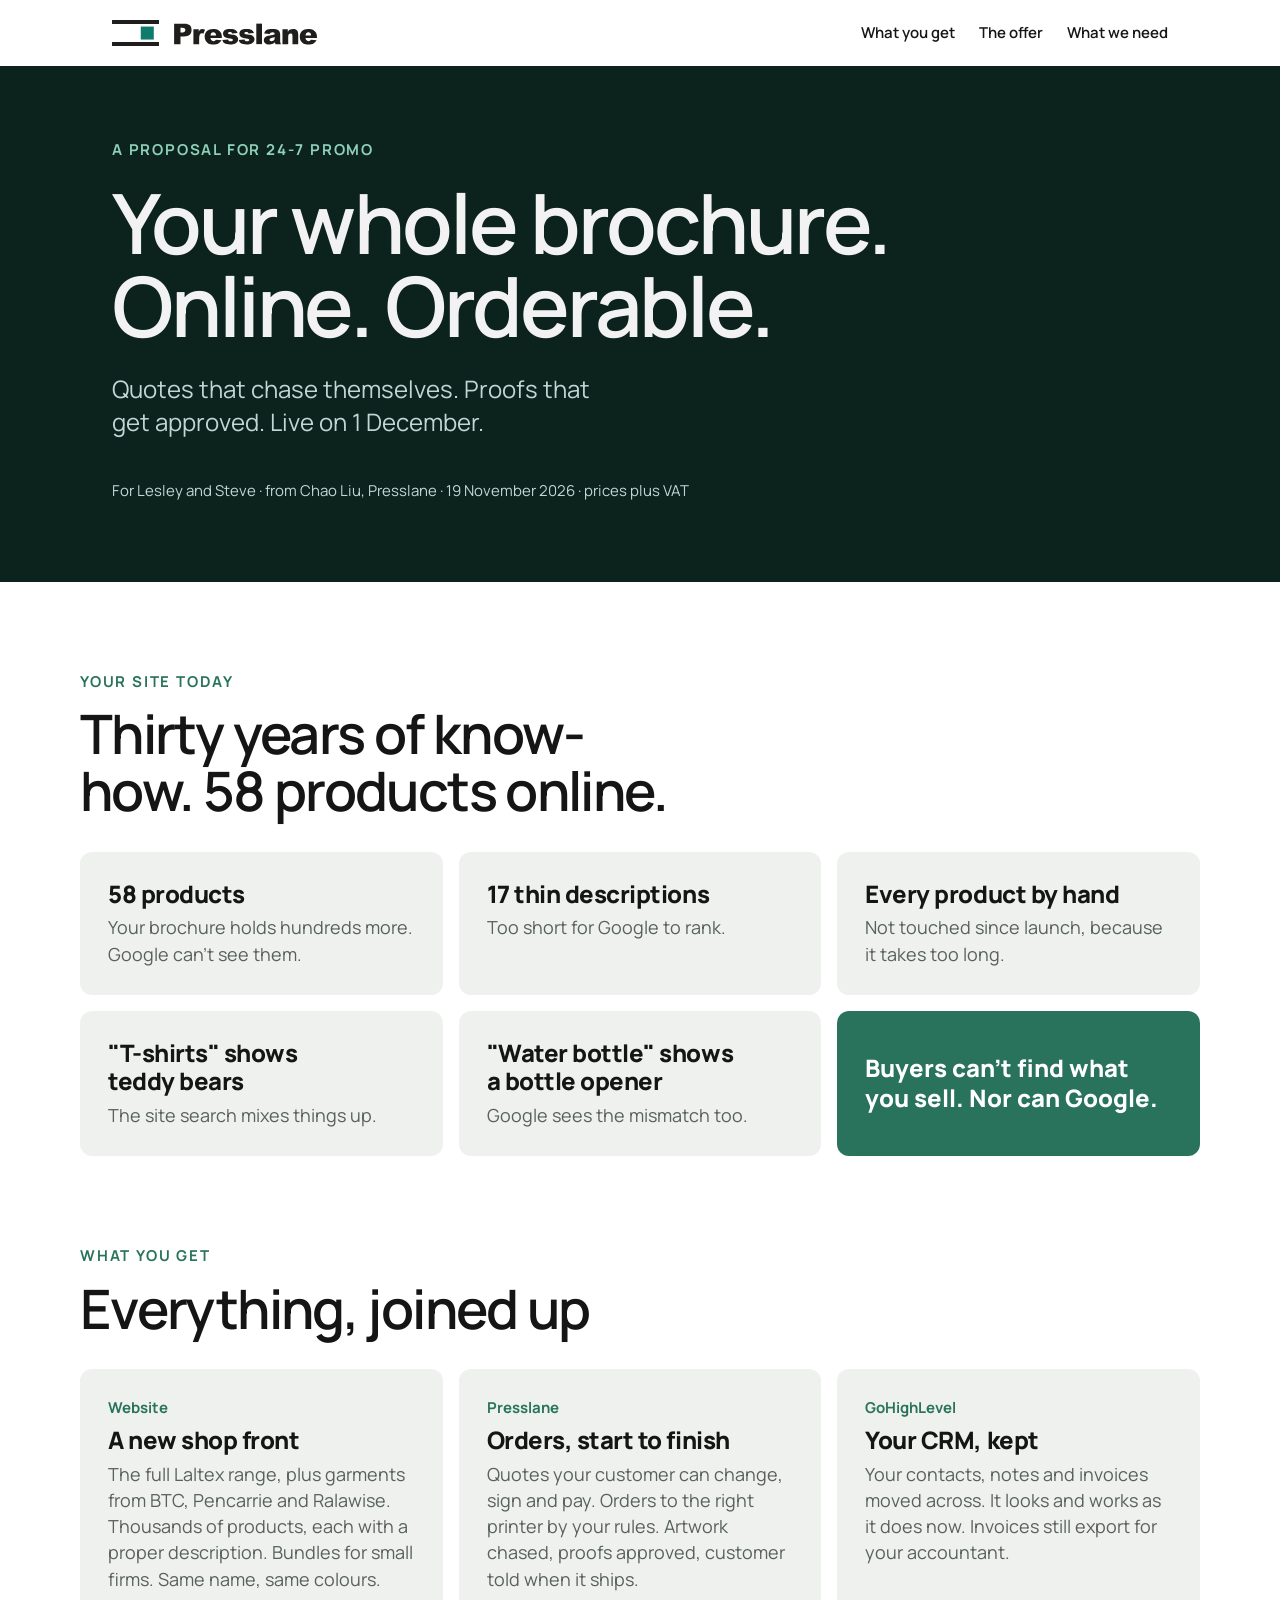
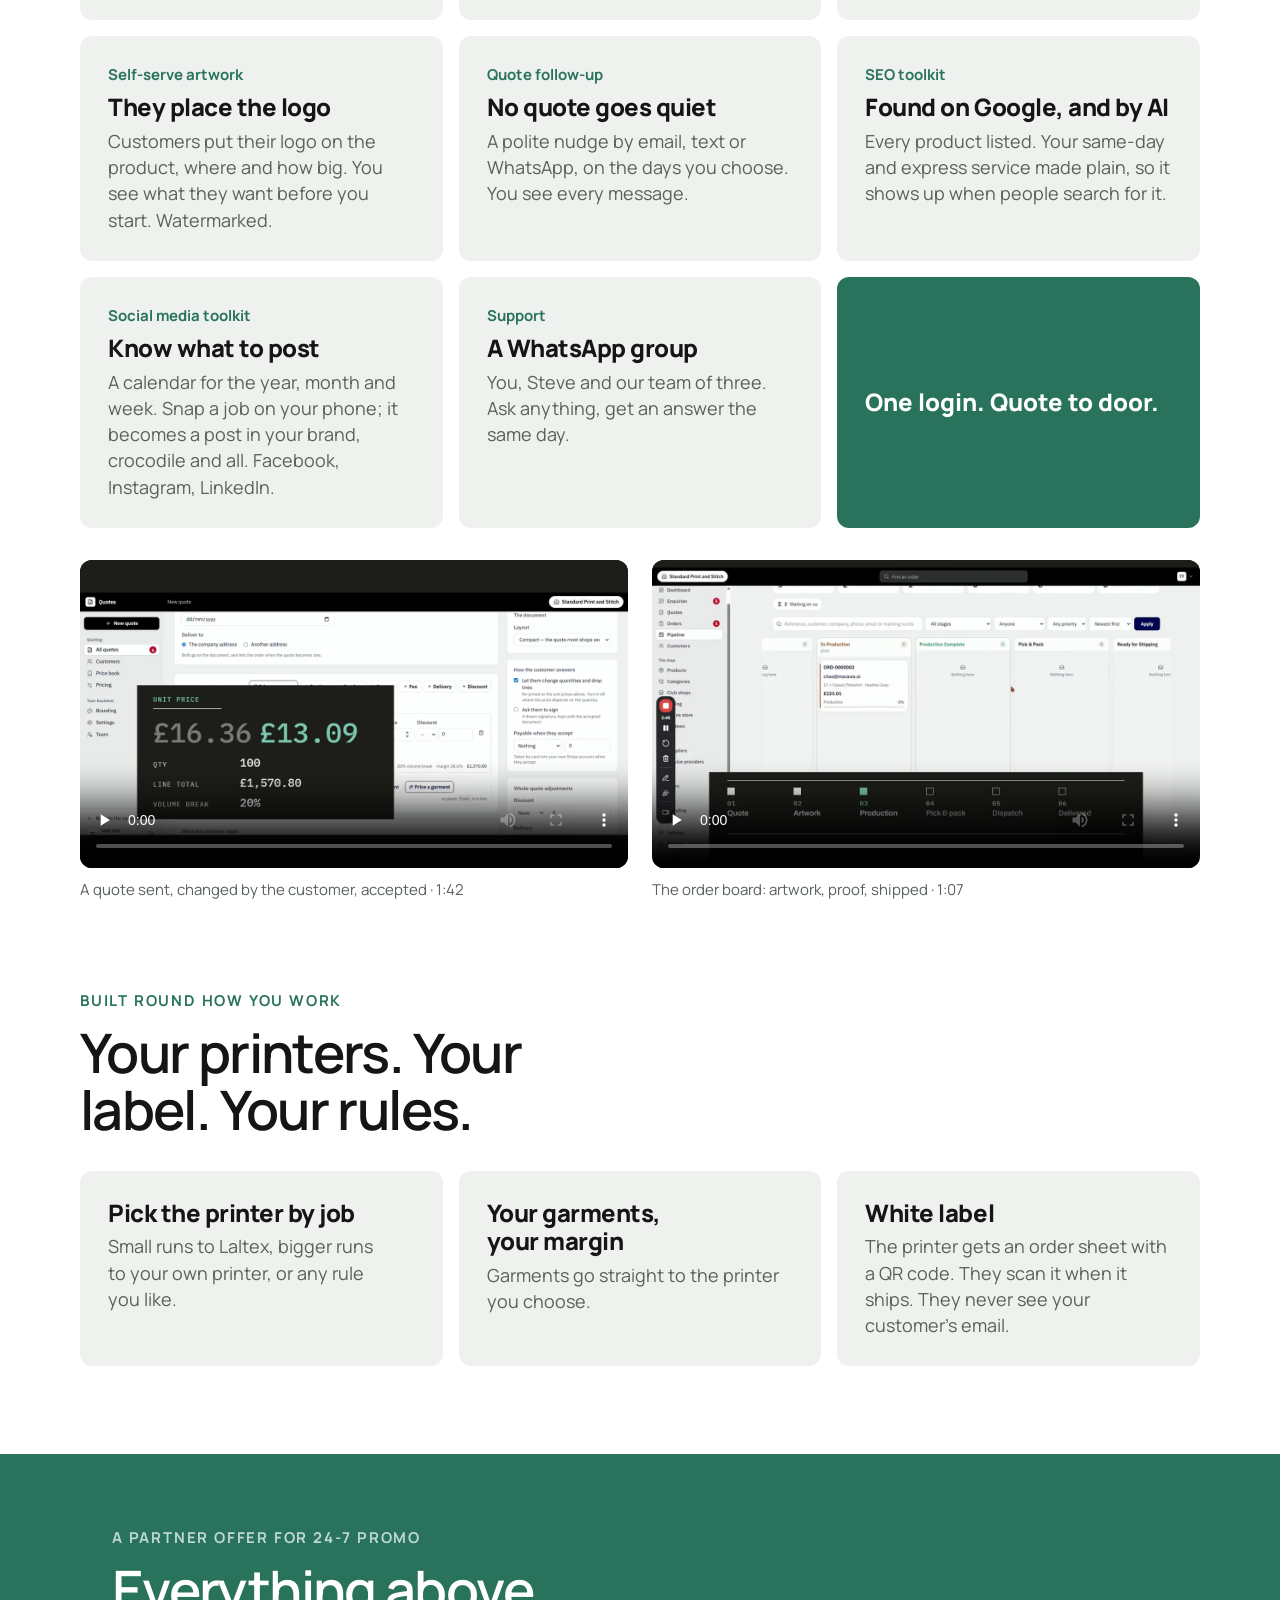
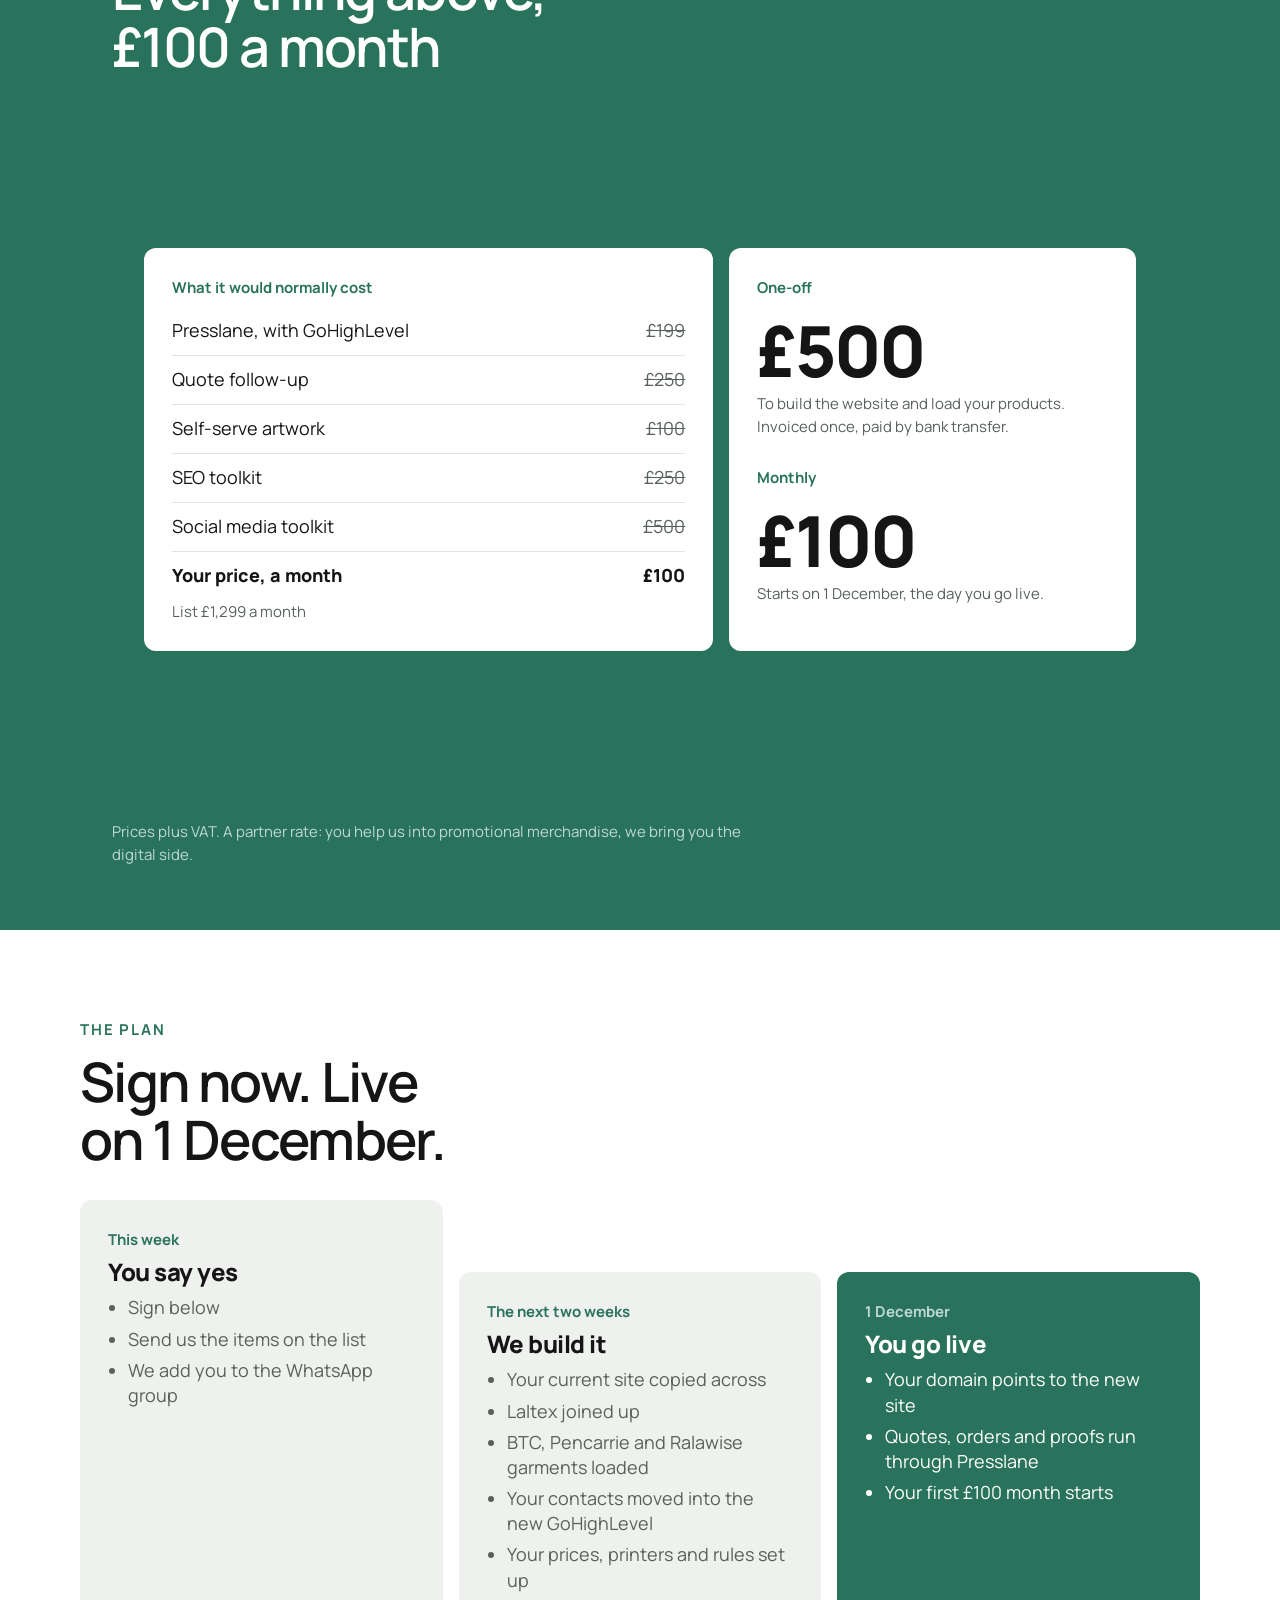
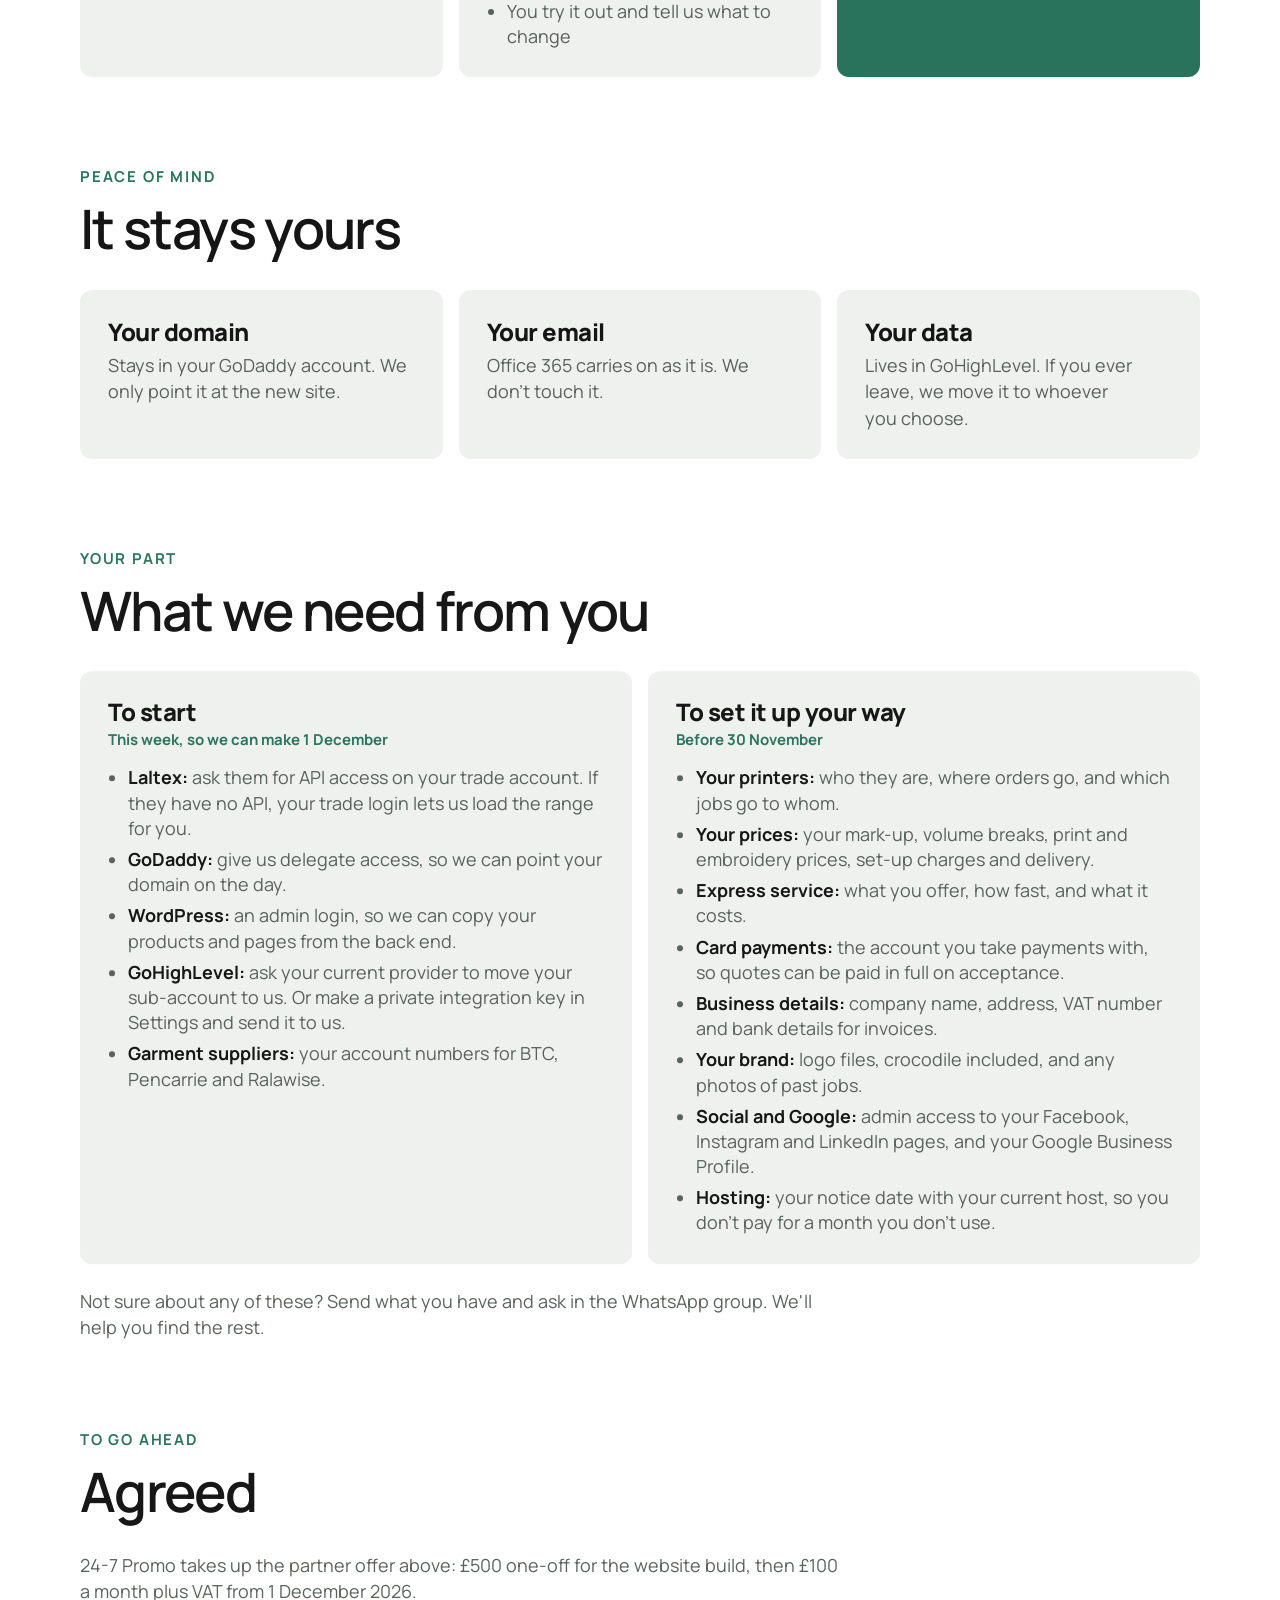
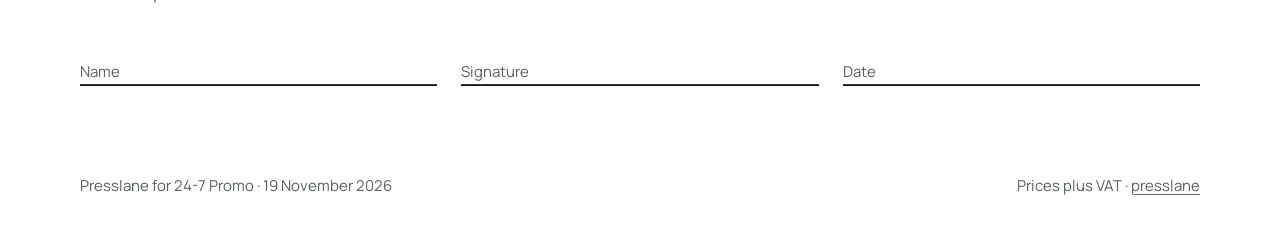
<file: 247promo/index.html>
<!doctype html>
<html lang="en-GB" class="js">
<head>
  <meta charset="utf-8">
  <meta name="viewport" content="width=device-width, initial-scale=1">
  <title>Presslane for 24-7 Promo</title>
  <meta name="description" content="A proposal for 24-7 Promo: your whole brochure online, quotes that chase themselves, live on 1 December.">
  <meta name="robots" content="noindex, nofollow">
  <link rel="icon" href="/favicon.svg" type="image/svg+xml">
  <link rel="preload" href="/assets/fonts/manrope-latin.woff2" as="font" type="font/woff2" crossorigin>
  <link rel="stylesheet" href="/styles.css">
  <style>
    /* A proposal page for one shop, in the site's styles. Unlisted. Same pattern as /fitwell. */
    :root { --fw-dark: #0c221d; --fw-pale: #BFD8D5; --fw-mint: #8FD1B8; }
    .fw { background: var(--paper); }
    .fw-wrap { max-width: 1120px; margin: 0 auto; padding: 0 var(--margin); }
    .fw-top { display: flex; justify-content: space-between; align-items: center; gap: 16px; padding: 20px 0; }
    .fw-top .lockup { width: clamp(140px, 16vw, 220px); }
    .fw-top nav { display: flex; gap: 24px; font-size: var(--step-small); font-weight: 600; }
    .fw-top nav a { text-decoration: none; }
    .eyebrow { font-size: var(--step-small); font-weight: 700; letter-spacing: 0.12em; text-transform: uppercase; color: var(--accent); }
    .fw-hero { background: var(--fw-dark); color: #F3F2F2; padding: 72px 0 80px; }
    .fw-hero .eyebrow { color: var(--fw-mint); }
    .fw-hero h1 { font-size: clamp(2.75rem, 1.2rem + 5vw, 6rem); line-height: 1; letter-spacing: -0.035em; margin: 20px 0 24px; }
    .fw-hero .sub { font-size: var(--step-lead); line-height: 1.4; color: var(--fw-pale); max-width: 34ch; }
    .fw-hero .by { font-size: var(--step-small); color: var(--fw-pale); margin-top: 40px; }
    .fw-section { padding: 88px 0 0; }
    .fw-section h2 { font-size: clamp(2rem, 1rem + 3vw, 3.75rem); line-height: 1.05; letter-spacing: -0.03em; margin: 12px 0 32px; max-width: 18ch; }
    .cards { display: grid; grid-template-columns: repeat(3, minmax(0, 1fr)); gap: 16px; }
    .cards.two { grid-template-columns: repeat(2, minmax(0, 1fr)); }
    .card { background: var(--ground, #F3F2F2); padding: 28px; border-radius: 12px; }
    .card h3 { font-size: var(--step-lead); font-weight: 800; margin-bottom: 6px; line-height: 1.2; }
    .card p { color: var(--muted); line-height: 1.45; }
    .card .tag { font-size: var(--step-small); font-weight: 700; color: var(--accent); margin-bottom: 8px; }
    .card.ink { background: var(--accent); color: #fff; display: grid; align-content: center; }
    .card.ink p { color: #fff; font-weight: 800; font-size: var(--step-lead); line-height: 1.25; }
    .line { font-size: var(--step-lead); font-weight: 800; margin-top: 28px; max-width: 34ch; line-height: 1.3; }
    .film { margin: 0; }
    .film video { width: 100%; aspect-ratio: 16 / 9; background: var(--fw-dark); border-radius: 12px; display: block; }
    .film figcaption { font-size: var(--step-small); color: var(--muted); margin-top: 10px; }
    .films2 { display: grid; grid-template-columns: 1fr 1fr; gap: 24px; margin-top: 32px; }
    .offer { background: var(--accent); color: #fff; margin-top: 88px; padding: 72px 0 64px; }
    .offer .eyebrow { color: var(--fw-pale); }
    .offer h2 { font-size: clamp(2rem, 1rem + 3vw, 3.75rem); line-height: 1.05; letter-spacing: -0.03em; margin: 12px 0 32px; max-width: 20ch; }
    .price { display: grid; grid-template-columns: 1.4fr 1fr; gap: 16px; }
    .panel { background: #fff; color: var(--ink); padding: 28px; border-radius: 12px; }
    .panel .when { font-size: var(--step-small); font-weight: 700; color: var(--accent); }
    .panel .big { font-size: clamp(3rem, 2rem + 3vw, 4.5rem); font-weight: 800; line-height: 1; letter-spacing: -0.03em; margin: 16px 0 6px; }
    .panel .list { font-size: var(--step-small); color: var(--muted); }
    .rows { display: grid; gap: 0; margin-top: 8px; }
    .rows div { display: flex; justify-content: space-between; gap: 16px; padding: 10px 0; border-bottom: 1px solid #e3e3e3; }
    .rows div:last-child { border-bottom: 0; font-weight: 800; }
    .rows span:last-child { text-decoration: line-through; color: var(--muted); }
    .rows div:last-child span:last-child { text-decoration: none; color: var(--ink); }
    .offer .small { font-size: var(--step-small); color: var(--fw-pale); margin-top: 28px; max-width: 70ch; }
    .steps { display: grid; grid-template-columns: repeat(3, minmax(0, 1fr)); gap: 16px; counter-reset: s; }
    .step { background: var(--ground, #F3F2F2); padding: 28px; border-radius: 12px; }
    .step .when { font-size: var(--step-small); font-weight: 700; color: var(--accent); margin-bottom: 6px; }
    .step h3 { font-size: var(--step-lead); font-weight: 800; line-height: 1.15; margin-bottom: 10px; }
    .step ul, .need ul { padding-left: 20px; display: grid; gap: 6px; line-height: 1.4; color: var(--muted); }
    .step.ink { background: var(--accent); color: #fff; }
    .step.ink .when { color: var(--fw-pale); }
    .step.ink ul { color: #fff; }
    .needs { display: grid; grid-template-columns: 1fr 1fr; gap: 16px; }
    .need { background: var(--ground, #F3F2F2); padding: 28px; border-radius: 12px; }
    .need h3 { font-size: var(--step-lead); font-weight: 800; margin-bottom: 4px; }
    .need .when { font-size: var(--step-small); font-weight: 700; color: var(--accent); margin-bottom: 14px; }
    .need li strong { color: var(--ink); }
    .note { color: var(--muted); margin-top: 24px; max-width: 70ch; line-height: 1.45; }
    .sign { display: grid; grid-template-columns: repeat(3, minmax(0, 1fr)); gap: 24px; margin-top: 8px; }
    .sign div { border-bottom: 2px solid var(--ink); padding-top: 48px; font-size: var(--step-small); color: var(--muted); }
    .fw-foot { margin-top: 88px; padding: 0 0 30px; font-size: var(--step-small); color: var(--muted); display: flex; justify-content: space-between; gap: 16px; flex-wrap: wrap; }
    @media (max-width: 899px) {
      .cards, .cards.two, .films2, .price, .steps, .needs, .sign { grid-template-columns: 1fr; }
      .fw-section { padding-top: 64px; }
      .offer { margin-top: 64px; padding: 56px 0 48px; }
    }
    @media print {
      .fw-top nav, .films2 { display: none; }
      .fw-section, .offer { break-inside: avoid; }
    }
  </style>
</head>
<body class="fw">
<a class="skip" href="#main">Skip to content</a>

<div class="fw-wrap">
  <header class="fw-top">
    <a class="lockup" href="/" aria-label="Presslane, home"><img src="/assets/presslane-lockup.svg" alt="Presslane" width="220" height="28"></a>
    <nav aria-label="Page"><a class="link" href="#get">What you get</a><a class="link" href="#offer">The offer</a><a class="link" href="#need">What we need</a></nav>
  </header>
</div>

<main id="main">

  <section class="fw-hero" aria-labelledby="h1">
    <div class="fw-wrap">
      <p class="eyebrow">A proposal for 24-7 Promo</p>
      <h1 id="h1">Your whole brochure.<br>Online. Orderable.</h1>
      <p class="sub">Quotes that chase themselves. Proofs that get approved. Live on 1 December.</p>
      <p class="by">For Lesley and Steve · from Chao Liu, Presslane · 19 November 2026 · prices plus VAT</p>
    </div>
  </section>

  <section class="fw-section fw-wrap" id="today" data-reveal>
    <p class="eyebrow">Your site today</p>
    <h2>Thirty years of know-how. 58 products online.</h2>
    <div class="cards">
      <div class="card"><h3>58 products</h3><p>Your brochure holds hundreds more. Google can't see them.</p></div>
      <div class="card"><h3>17 thin descriptions</h3><p>Too short for Google to rank.</p></div>
      <div class="card"><h3>Every product by hand</h3><p>Not touched since launch, because it takes too long.</p></div>
      <div class="card"><h3>"T-shirts" shows teddy bears</h3><p>The site search mixes things up.</p></div>
      <div class="card"><h3>"Water bottle" shows a bottle opener</h3><p>Google sees the mismatch too.</p></div>
      <div class="card ink"><p>Buyers can't find what you sell. Nor can Google.</p></div>
    </div>
  </section>

  <section class="fw-section fw-wrap" id="get" data-reveal>
    <p class="eyebrow">What you get</p>
    <h2>Everything, joined up</h2>
    <div class="cards">
      <div class="card">
        <p class="tag">Website</p>
        <h3>A new shop front</h3>
        <p>The full Laltex range, plus garments from BTC, Pencarrie and Ralawise. Thousands of products, each with a proper description. Bundles for small firms. Same name, same colours.</p>
      </div>
      <div class="card">
        <p class="tag">Presslane</p>
        <h3>Orders, start to finish</h3>
        <p>Quotes your customer can change, sign and pay. Orders to the right printer by your rules. Artwork chased, proofs approved, customer told when it ships.</p>
      </div>
      <div class="card">
        <p class="tag">GoHighLevel</p>
        <h3>Your CRM, kept</h3>
        <p>Your contacts, notes and invoices moved across. It looks and works as it does now. Invoices still export for your accountant.</p>
      </div>
      <div class="card">
        <p class="tag">Self-serve artwork</p>
        <h3>They place the logo</h3>
        <p>Customers put their logo on the product, where and how big. You see what they want before you start. Watermarked.</p>
      </div>
      <div class="card">
        <p class="tag">Quote follow-up</p>
        <h3>No quote goes quiet</h3>
        <p>A polite nudge by email, text or WhatsApp, on the days you choose. You see every message.</p>
      </div>
      <div class="card">
        <p class="tag">SEO toolkit</p>
        <h3>Found on Google, and by AI</h3>
        <p>Every product listed. Your same-day and express service made plain, so it shows up when people search for it.</p>
      </div>
      <div class="card">
        <p class="tag">Social media toolkit</p>
        <h3>Know what to post</h3>
        <p>A calendar for the year, month and week. Snap a job on your phone; it becomes a post in your brand, crocodile and all. Facebook, Instagram, LinkedIn.</p>
      </div>
      <div class="card">
        <p class="tag">Support</p>
        <h3>A WhatsApp group</h3>
        <p>You, Steve and our team of three. Ask anything, get an answer the same day.</p>
      </div>
      <div class="card ink"><p>One login. Quote to door.</p></div>
    </div>
    <div class="films2">
      <figure class="film">
        <video controls playsinline preload="none" src="/assets/system/client-quotes.mp4" poster="/assets/system/client-quotes-poster.webp" width="1920" height="1080">
          <track kind="captions" srclang="en" label="English" src="/assets/system/client-quotes.vtt" default>
        </video>
        <figcaption>A quote sent, changed by the customer, accepted · 1:42</figcaption>
      </figure>
      <figure class="film">
        <video controls playsinline preload="none" src="/assets/system/order-pipeline.mp4" poster="/assets/system/order-pipeline-poster.webp" width="1920" height="1080">
          <track kind="captions" srclang="en" label="English" src="/assets/system/order-pipeline.vtt" default>
        </video>
        <figcaption>The order board: artwork, proof, shipped · 1:07</figcaption>
      </figure>
    </div>
  </section>

  <section class="fw-section fw-wrap" id="printers" data-reveal>
    <p class="eyebrow">Built round how you work</p>
    <h2>Your printers. Your label. Your rules.</h2>
    <div class="cards">
      <div class="card"><h3>Pick the printer by job</h3><p>Small runs to Laltex, bigger runs to your own printer, or any rule you like.</p></div>
      <div class="card"><h3>Your garments, your margin</h3><p>Garments go straight to the printer you choose.</p></div>
      <div class="card"><h3>White label</h3><p>The printer gets an order sheet with a QR code. They scan it when it ships. They never see your customer's email.</p></div>
    </div>
  </section>

  <section class="offer" id="offer">
    <div class="fw-wrap">
      <p class="eyebrow">A partner offer for 24-7 Promo</p>
      <h2>Everything above, £100 a month</h2>
      <div class="price">
        <div class="panel">
          <p class="when">What it would normally cost</p>
          <div class="rows">
            <div><span>Presslane, with GoHighLevel</span><span>£199</span></div>
            <div><span>Quote follow-up</span><span>£250</span></div>
            <div><span>Self-serve artwork</span><span>£100</span></div>
            <div><span>SEO toolkit</span><span>£250</span></div>
            <div><span>Social media toolkit</span><span>£500</span></div>
            <div><span>Your price, a month</span><span>£100</span></div>
          </div>
          <p class="list">List £1,299 a month</p>
        </div>
        <div class="panel">
          <p class="when">One-off</p>
          <p class="big">£500</p>
          <p class="list">To build the website and load your products. Invoiced once, paid by bank transfer.</p>
          <p class="when" style="margin-top:28px">Monthly</p>
          <p class="big">£100</p>
          <p class="list">Starts on 1 December, the day you go live.</p>
        </div>
      </div>
      <p class="small">Prices plus VAT. A partner rate: you help us into promotional merchandise, we bring you the digital side.</p>
    </div>
  </section>

  <section class="fw-section fw-wrap" id="plan" data-reveal>
    <p class="eyebrow">The plan</p>
    <h2>Sign now. Live on 1 December.</h2>
    <div class="steps">
      <div class="step">
        <p class="when">This week</p>
        <h3>You say yes</h3>
        <ul>
          <li>Sign below</li>
          <li>Send us the items on the list</li>
          <li>We add you to the WhatsApp group</li>
        </ul>
      </div>
      <div class="step">
        <p class="when">The next two weeks</p>
        <h3>We build it</h3>
        <ul>
          <li>Your current site copied across</li>
          <li>Laltex joined up</li>
          <li>BTC, Pencarrie and Ralawise garments loaded</li>
          <li>Your contacts moved into the new GoHighLevel</li>
          <li>Your prices, printers and rules set up</li>
          <li>You try it out and tell us what to change</li>
        </ul>
      </div>
      <div class="step ink">
        <p class="when">1 December</p>
        <h3>You go live</h3>
        <ul>
          <li>Your domain points to the new site</li>
          <li>Quotes, orders and proofs run through Presslane</li>
          <li>Your first £100 month starts</li>
        </ul>
      </div>
    </div>
  </section>

  <section class="fw-section fw-wrap" id="yours" data-reveal>
    <p class="eyebrow">Peace of mind</p>
    <h2>It stays yours</h2>
    <div class="cards">
      <div class="card"><h3>Your domain</h3><p>Stays in your GoDaddy account. We only point it at the new site.</p></div>
      <div class="card"><h3>Your email</h3><p>Office 365 carries on as it is. We don't touch it.</p></div>
      <div class="card"><h3>Your data</h3><p>Lives in GoHighLevel. If you ever leave, we move it to whoever you choose.</p></div>
    </div>
  </section>

  <section class="fw-section fw-wrap" id="need" data-reveal>
    <p class="eyebrow">Your part</p>
    <h2>What we need from you</h2>
    <div class="needs">
      <div class="need">
        <h3>To start</h3>
        <p class="when">This week, so we can make 1 December</p>
        <ul>
          <li><strong>Laltex:</strong> ask them for API access on your trade account. If they have no API, your trade login lets us load the range for you.</li>
          <li><strong>GoDaddy:</strong> give us delegate access, so we can point your domain on the day.</li>
          <li><strong>WordPress:</strong> an admin login, so we can copy your products and pages from the back end.</li>
          <li><strong>GoHighLevel:</strong> ask your current provider to move your sub-account to us. Or make a private integration key in Settings and send it to us.</li>
          <li><strong>Garment suppliers:</strong> your account numbers for BTC, Pencarrie and Ralawise.</li>
        </ul>
      </div>
      <div class="need">
        <h3>To set it up your way</h3>
        <p class="when">Before 30 November</p>
        <ul>
          <li><strong>Your printers:</strong> who they are, where orders go, and which jobs go to whom.</li>
          <li><strong>Your prices:</strong> your mark-up, volume breaks, print and embroidery prices, set-up charges and delivery.</li>
          <li><strong>Express service:</strong> what you offer, how fast, and what it costs.</li>
          <li><strong>Card payments:</strong> the account you take payments with, so quotes can be paid in full on acceptance.</li>
          <li><strong>Business details:</strong> company name, address, VAT number and bank details for invoices.</li>
          <li><strong>Your brand:</strong> logo files, crocodile included, and any photos of past jobs.</li>
          <li><strong>Social and Google:</strong> admin access to your Facebook, Instagram and LinkedIn pages, and your Google Business Profile.</li>
          <li><strong>Hosting:</strong> your notice date with your current host, so you don't pay for a month you don't use.</li>
        </ul>
      </div>
    </div>
    <p class="note">Not sure about any of these? Send what you have and ask in the WhatsApp group. We'll help you find the rest.</p>
  </section>

  <section class="fw-section fw-wrap" id="agree" data-reveal>
    <p class="eyebrow">To go ahead</p>
    <h2>Agreed</h2>
    <p class="note" style="margin-top:0">24-7 Promo takes up the partner offer above: £500 one-off for the website build, then £100 a month plus VAT from 1 December 2026.</p>
    <div class="sign">
      <div>Name</div>
      <div>Signature</div>
      <div>Date</div>
    </div>
  </section>

  <footer class="fw-foot fw-wrap">
    <span>Presslane for 24-7 Promo · 19 November 2026</span>
    <span>Prices plus VAT · <a class="link-plain" href="/">presslane</a></span>
  </footer>

</main>

<script src="/assets/vendor/gsap.min.js" defer></script>
<script src="/assets/vendor/ScrollTrigger.min.js" defer></script>
<script src="/agencies.js" defer></script>
<script src="/app.js" defer></script>
</body>
</html>
</file>
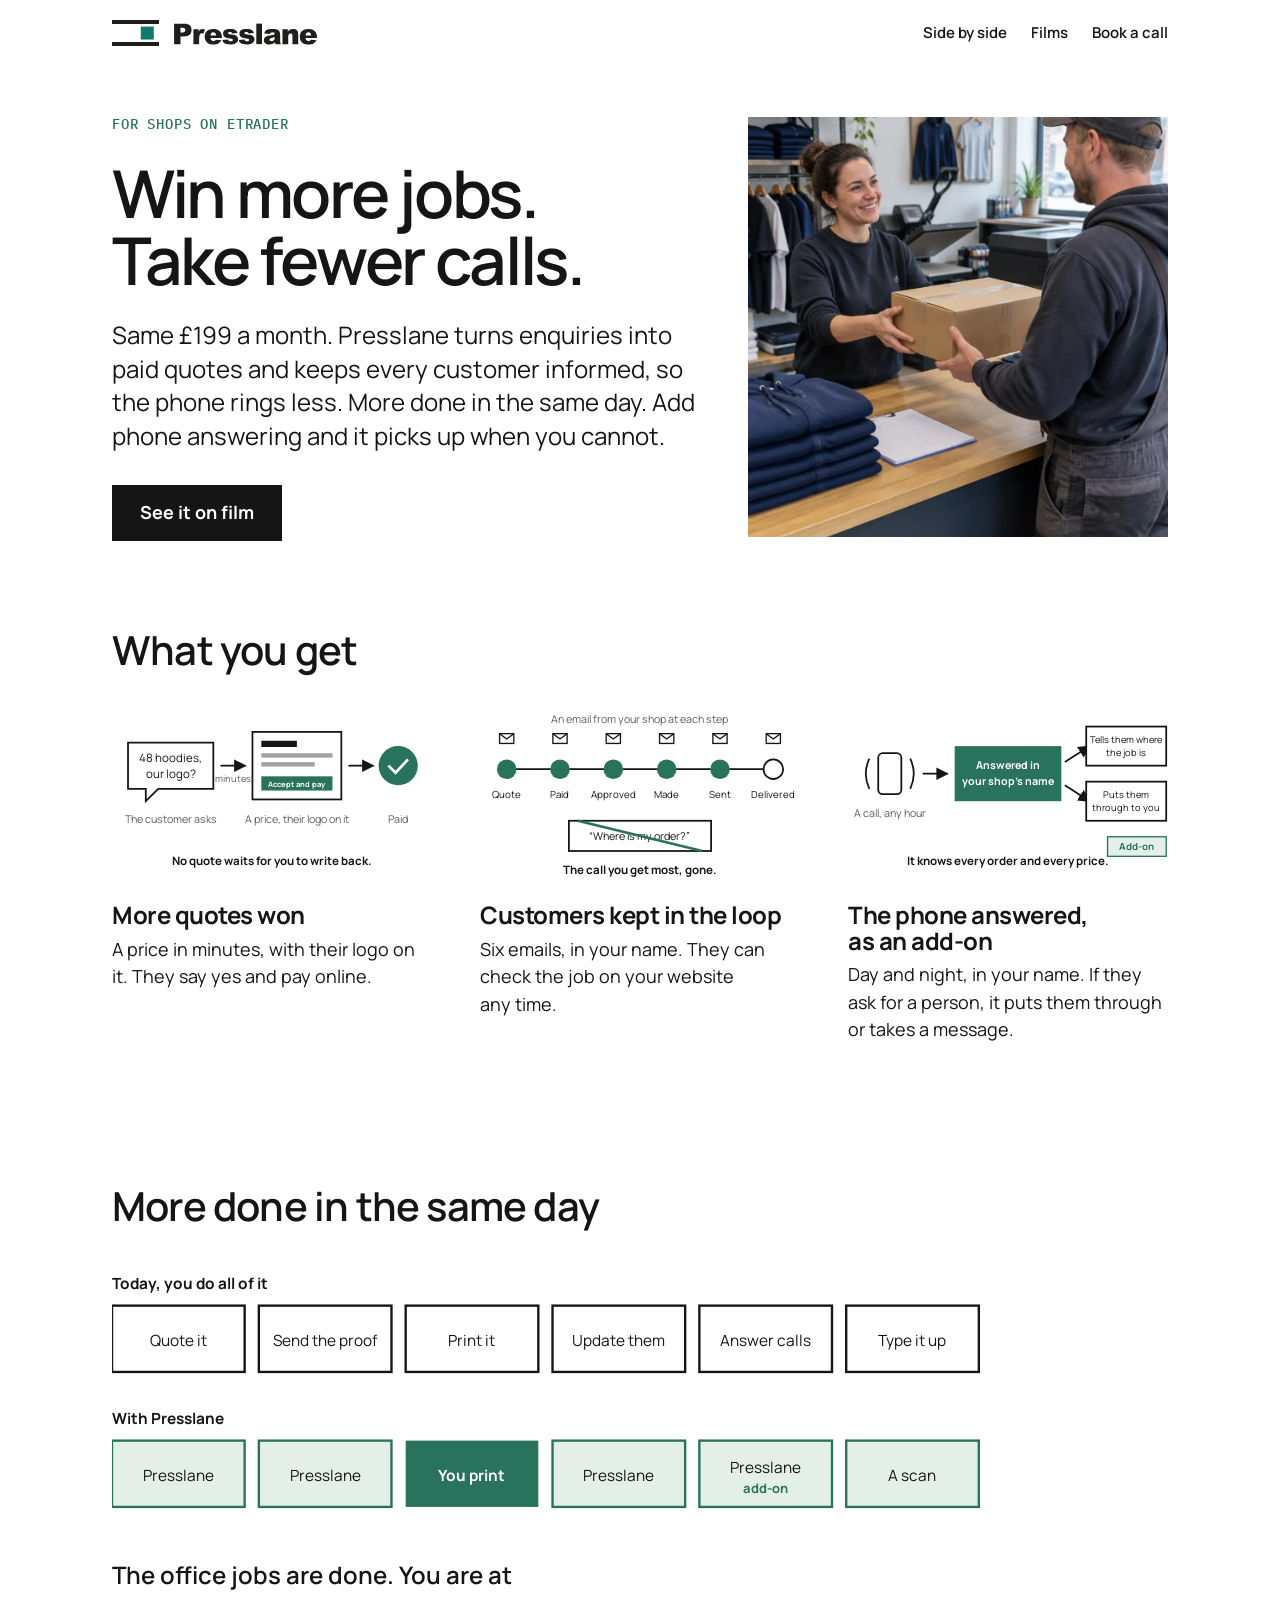
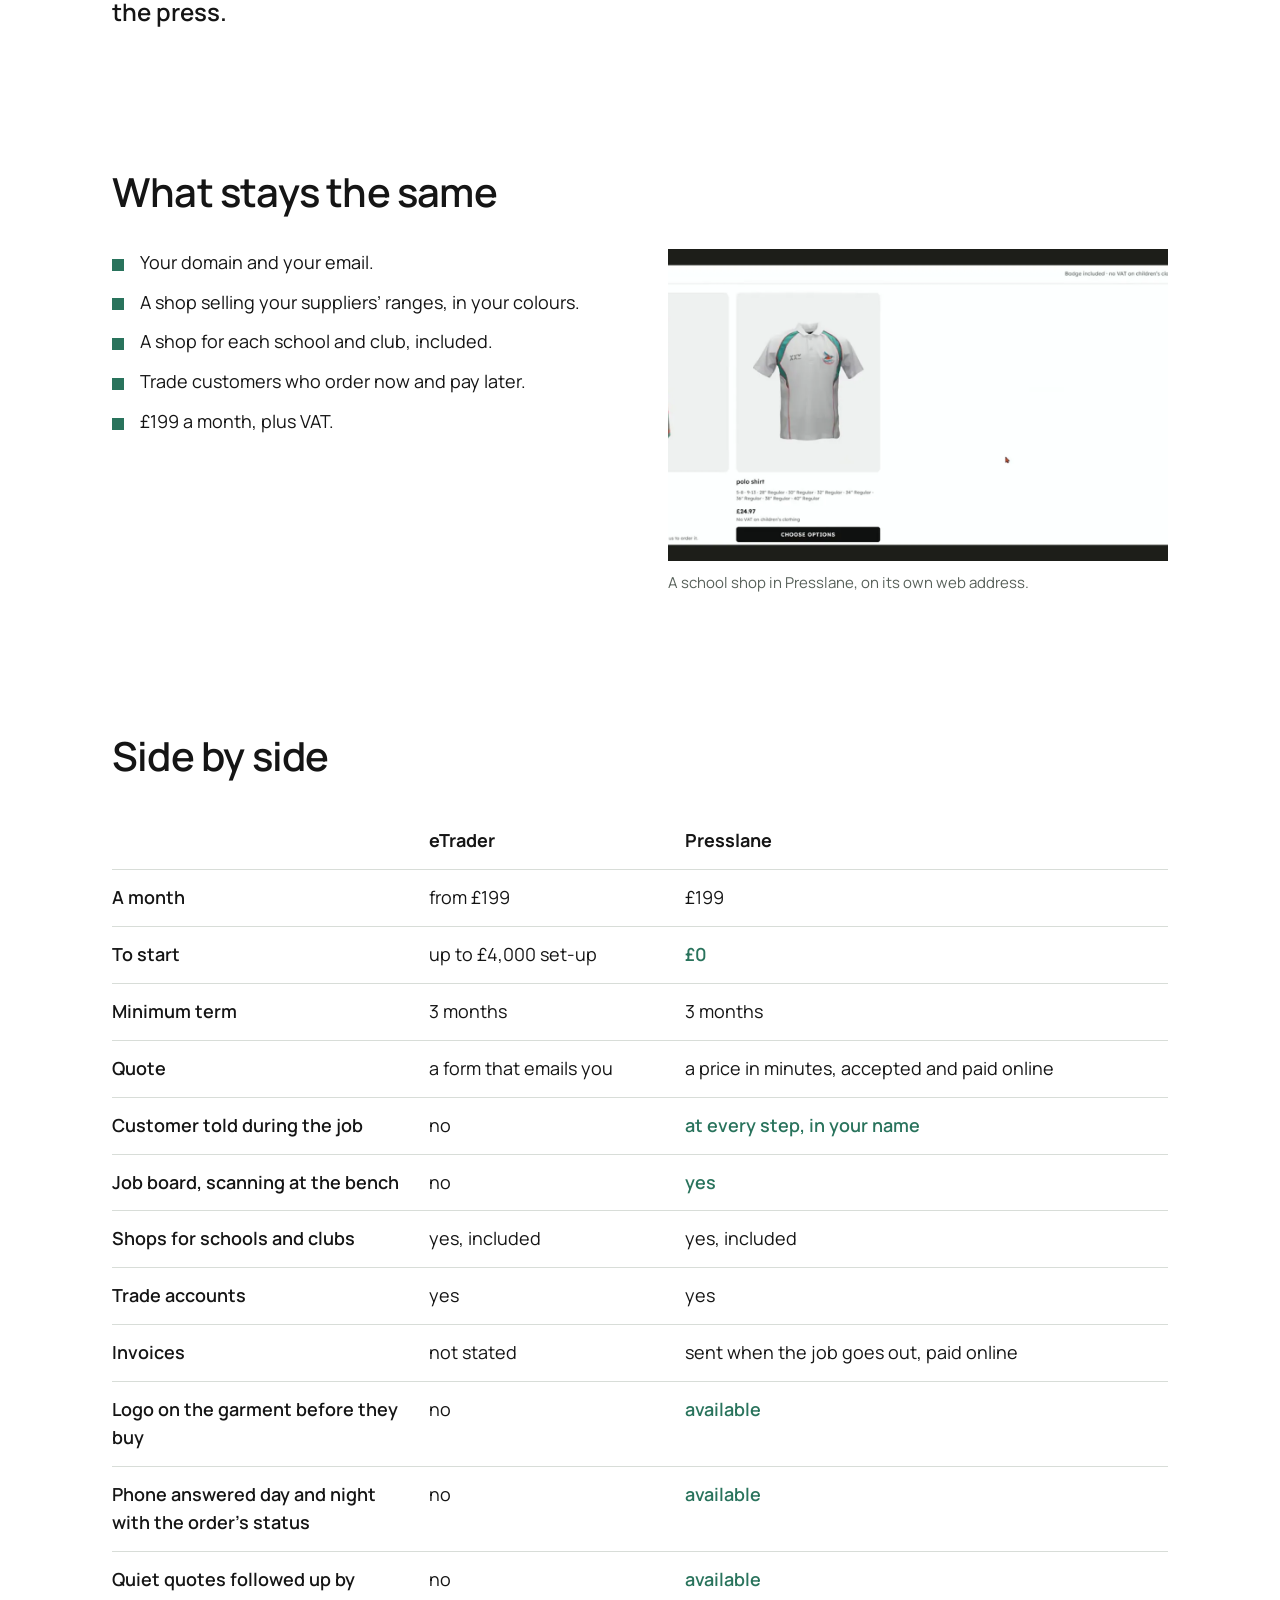
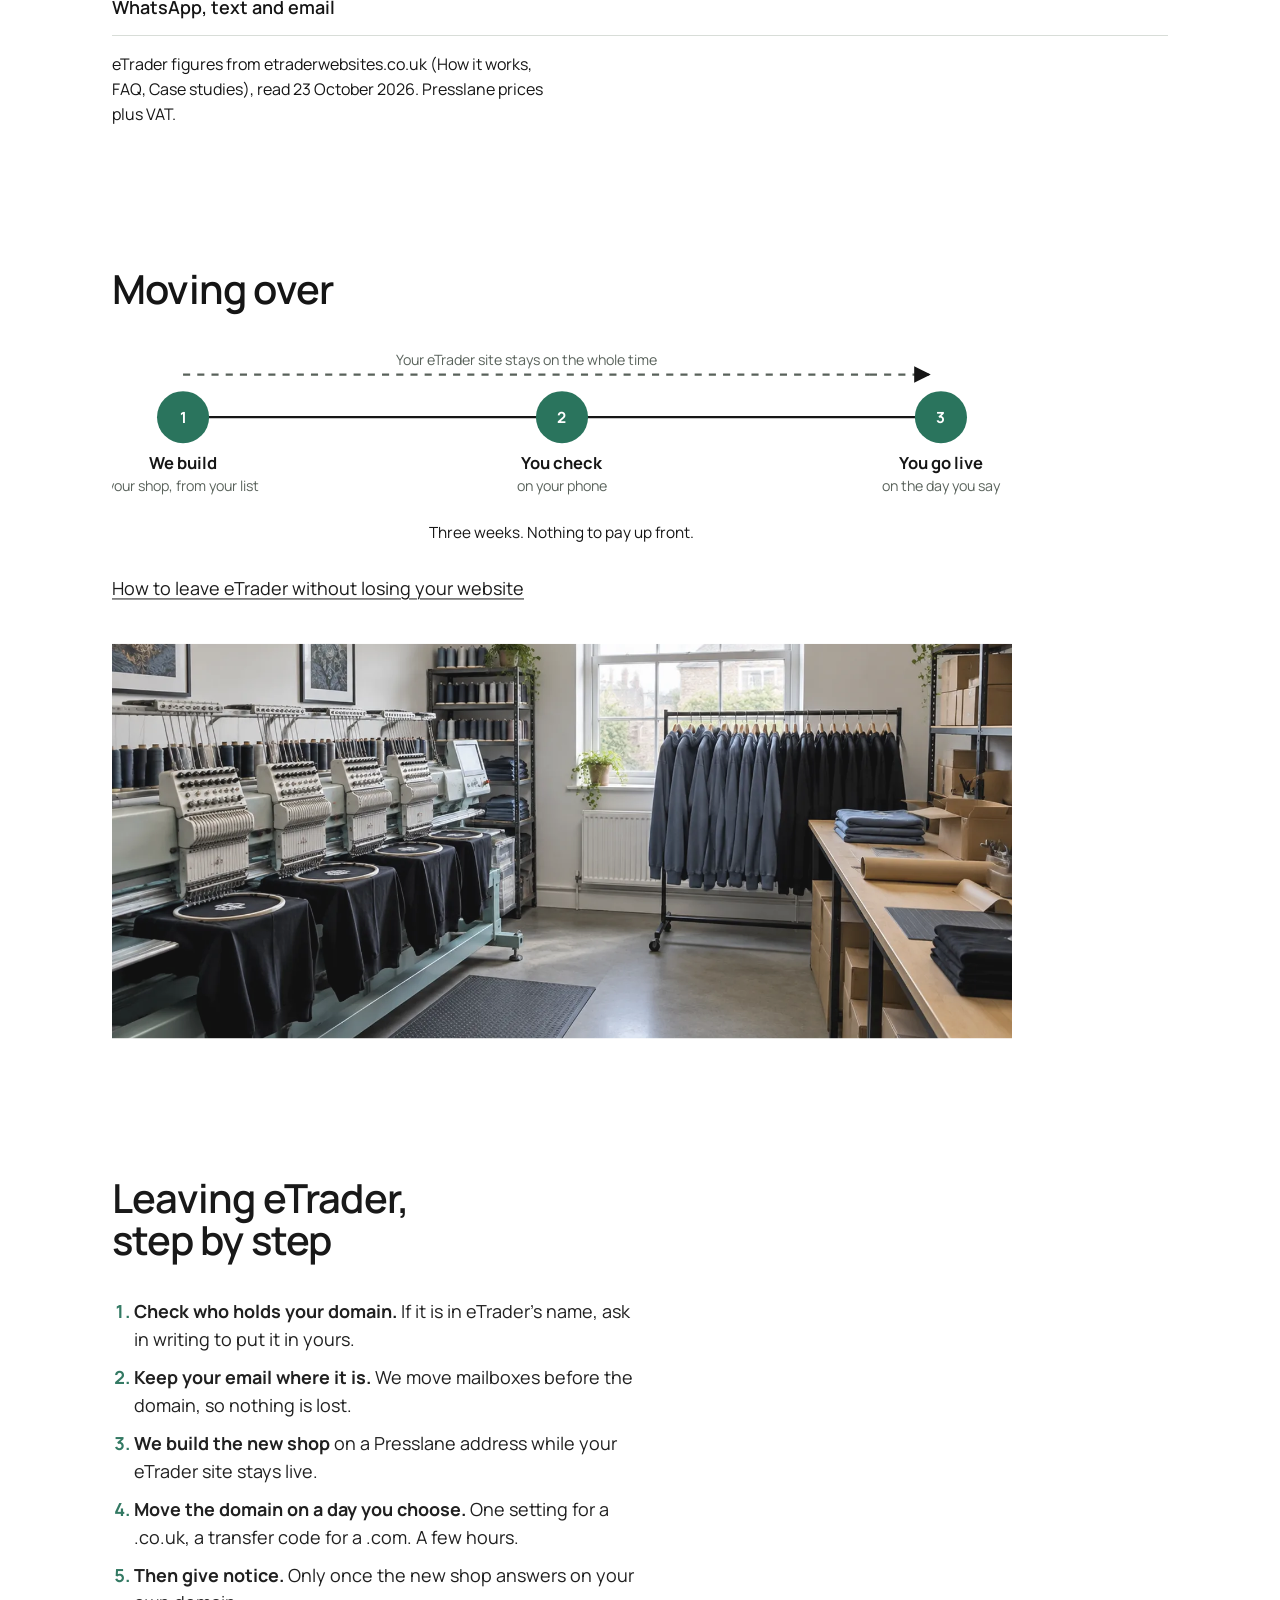
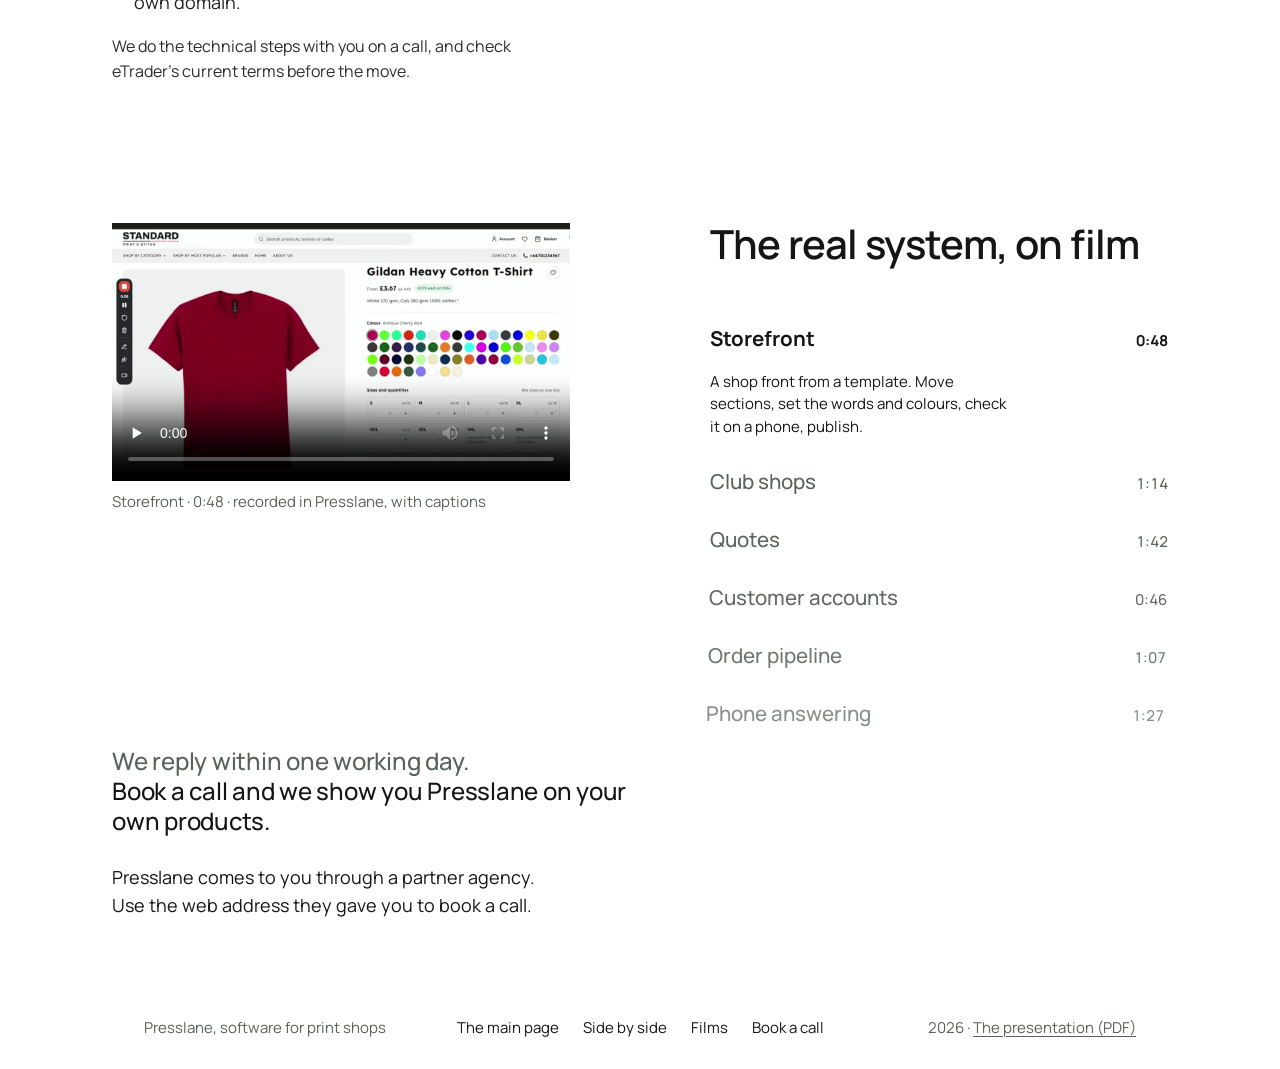
<file: etrader/index.html>
<!doctype html>
<html lang="en-GB">
<head>
  <meta charset="utf-8">
  <meta name="viewport" content="width=device-width, initial-scale=1">
  <title>Presslane for shops on eTrader</title>
  <meta name="description" content="Same £199 a month as eTrader. Presslane turns enquiries into paid quotes and keeps every customer informed, so the phone rings less. More done in the same day. Phone answering as an add-on.">
  <meta property="og:title" content="Presslane for shops on eTrader">
  <meta property="og:description" content="Win more jobs. Take fewer calls. Same £199 a month, nothing up front, your old site stays on until you are happy.">
  <meta property="og:type" content="website">
  <link rel="icon" href="/favicon.svg" type="image/svg+xml">
  <link rel="preload" href="/assets/fonts/manrope-latin.woff2" as="font" type="font/woff2" crossorigin>
  <link rel="stylesheet" href="/styles.css">
  <style>
    /* The comparison page: the main page's styles, one reading column, flush left, drawings before words. */
    @font-face { font-family: "IBM Plex Mono"; src: url("/assets/fonts/plex-mono-500-latin.woff2") format("woff2"); font-weight: 500; font-display: swap; } /* taste-skill-ignore: the brief asks for a Plex Mono kicker */
    .cmp { background: var(--paper); }
    .cmp-wrap { max-width: 1120px; margin: 0 auto; padding: 0 var(--margin); }
    .cmp-top { display: flex; justify-content: space-between; align-items: center; gap: 16px; padding: 20px 0; }
    .cmp-top .lockup { width: clamp(140px, 16vw, 220px); }
    .cmp-top nav { display: flex; gap: 24px; font-size: var(--step-small); font-weight: 600; }
    .cmp-top nav a { text-decoration: none; }
    .kicker { font-family: "IBM Plex Mono", ui-monospace, Menlo, Consolas, monospace; font-weight: 500; font-size: 14px; letter-spacing: 0.06em; color: var(--accent); } /* taste-skill-ignore: the brief asks for this kicker */
    .cmp-hero { padding: 48px 0 88px; display: grid; grid-template-columns: 7fr 5fr; gap: 48px; align-items: center; }
    .cmp-hero .words { display: grid; gap: 24px; min-width: 0; }
    .cmp-hero h1 { font-size: clamp(2.5rem, 1.4rem + 3.4vw, 4.75rem); line-height: 1.02; letter-spacing: -0.035em; max-width: 18ch; }
    .cmp-hero .sub { font-size: var(--step-lead); line-height: 1.4; max-width: 40ch; }
    .cmp-hero figure { margin: 0; min-width: 0; }
    .cmp-hero figure img { width: 100%; aspect-ratio: 1 / 1; object-fit: cover; }
    .band { margin: 40px 0 0; }
    .band img { width: 100%; aspect-ratio: 16 / 7; object-fit: cover; }
    .cmp-ctas { display: flex; flex-wrap: wrap; gap: 12px; margin-top: 8px; }
    .cmp-section { padding: 0 0 var(--section); }
    .cmp-section h2 { font-size: var(--step-head); margin-bottom: 36px; max-width: 20ch; }
    .cmp-section h3 { font-size: var(--step-lead); font-weight: 700; margin: 18px 0 8px; }
    .cmp-section p, .cmp-section li { max-width: 46ch; line-height: 1.55; }
    .diagram { width: 100%; height: auto; color: var(--ink); display: block; }

    /* what you get: three drawings */
    .get { display: grid; grid-template-columns: repeat(3, minmax(0, 1fr)); gap: 40px 48px; align-items: start; }
    .get figure { margin: 0; }
    .get figcaption { margin-top: 10px; }
    .get figcaption p { font-size: var(--step-body); }

    /* before and after */
    .ba { max-width: 900px; }
    .ba p.line { font-size: var(--step-lead); font-weight: 600; margin-top: 20px; max-width: 30ch; }

    .plain { list-style: none; padding: 0; display: grid; gap: 12px; }
    .plain li { padding-left: 28px; position: relative; }
    .plain li::before { content: ""; position: absolute; left: 0; top: 0.55em; width: 12px; height: 12px; background: var(--accent); }
    .same-grid { display: grid; grid-template-columns: 1fr 1fr; gap: 40px 56px; align-items: start; }
    .same-grid > * { min-width: 0; }
    .same-grid figure { margin: 0; }
    .same-grid figure img { width: 100%; aspect-ratio: 16 / 10; object-fit: cover; }
    .same-grid figcaption { font-size: var(--step-small); color: var(--muted); margin-top: 10px; }

    /* the table: a real table, so it keeps its lines */
    .side { width: 100%; border-collapse: collapse; font-size: var(--step-body); }
    .side th, .side td { text-align: left; vertical-align: top; padding: 14px 24px 14px 0; border-bottom: 1px solid var(--ui-line); }
    .side th { font-weight: 700; font-size: var(--step-small); color: var(--muted); }
    .side th.brand { color: var(--ink); font-size: var(--step-body); }
    .side td:first-child { font-weight: 600; width: 30%; }
    .side td.yes { color: var(--accent); font-weight: 600; }
    .source { font-size: 1rem; color: var(--ink); margin-top: 16px; max-width: 70ch; }

    /* moving over */
    .move { max-width: 900px; }
    .move ol { padding-left: 22px; display: grid; gap: 8px; margin-top: 24px; }
    .move li::marker { color: var(--accent); font-weight: 700; }
    .guide ol { padding-left: 22px; display: grid; gap: 10px; }
    .guide li::marker { color: var(--accent); font-weight: 700; }

    .cmp .films { padding: 0; grid-template-columns: 5fr 1fr 5fr; max-width: none; }
    .cmp .player { top: 12vh; }
    .cmp .talk { padding: 0 0 96px; }
    .cmp .talk-col { margin: 0; max-width: 560px; }
    .cmp .foot { margin-top: 0; }

    @media (max-width: 899px) {
      .cmp-top nav { gap: 14px; }
      .cmp-top nav a { white-space: nowrap; }
      .cmp-top nav a:first-child { display: none; }
      .cmp-hero { padding: 32px 0 64px; grid-template-columns: 1fr; gap: 28px; }
      .cmp-hero h1 { max-width: 12ch; }
      .cmp-hero figure img { aspect-ratio: 4 / 3; }
      .band img { aspect-ratio: 4 / 3; }
      .cmp-section h2 { font-size: 1.5rem; margin-bottom: 24px; }
      .get { grid-template-columns: 1fr; gap: 32px; }
      .same-grid { grid-template-columns: 1fr; gap: 24px; }
      .side { font-size: 1rem; }
      .side thead { display: none; }
      .side tr { display: block; padding: 14px 0; border-bottom: 1px solid var(--ui-line); }
      .side td { display: block; border: 0; padding: 2px 0; width: auto; }
      .side td:first-child { width: auto; font-size: var(--step-body); padding-bottom: 6px; }
      .side td:nth-child(2)::before { content: "eTrader: "; color: var(--muted); }
      .side td:nth-child(3)::before { content: "Presslane: "; color: var(--muted); font-weight: 400; }
      .cmp .films { grid-template-columns: 1fr; }
      .cmp .player { position: static; }
    }
  </style>
  <script>document.documentElement.classList.add('js')</script>
</head>
<body class="cmp">
<a class="skip" href="#main">Skip to content</a>

<div class="cmp-wrap">
  <header class="cmp-top">
    <a class="lockup" href="/" aria-label="Presslane, home"><img src="/assets/presslane-lockup.svg" alt="Presslane" width="220" height="28"></a>
    <nav aria-label="Page"><a class="link" href="#side">Side by side</a><a class="link" href="#films">Films</a><a class="link" href="#talk">Book a call</a></nav>
  </header>
</div>

<main id="main" class="cmp-wrap">

  <section class="cmp-hero" aria-labelledby="h1">
    <div class="words">
      <p class="kicker">FOR SHOPS ON ETRADER</p><!-- taste-skill-ignore: the brief asks for this kicker -->
      <h1 id="h1">Win more jobs. Take fewer calls.</h1>
      <p class="sub">Same £199 a month. Presslane turns enquiries into paid quotes and keeps every customer informed, so the phone rings less. More done in the same day. Add phone answering and it picks up when you cannot.</p>
      <div class="cmp-ctas">
        <a class="button js-book" href="#talk" hidden>Book a call</a>
        <a class="button quiet" href="#films">See it on film</a>
      </div>
    </div>
    <figure><img src="/assets/photos/people-counter.webp" alt="A printer handing a finished box to a customer across the counter, both smiling" width="1000" height="1250"></figure>
  </section>

  <section class="cmp-section" id="get">
    <h2>What you get</h2>
    <div class="get" data-reveal="parts">

      <figure>
        <svg class="diagram" viewBox="0 0 360 200" role="img" aria-label="An enquiry becomes a priced quote in minutes, then a paid job">
          <defs><marker id="a1" viewBox="0 0 10 10" refX="9" refY="5" markerWidth="7" markerHeight="7" orient="auto"><path d="M0,0 L10,5 L0,10 z" fill="currentColor"/></marker></defs>
          <path d="M18 40 h96 v52 h-62 l-14 14 v-14 h-20 z" fill="none" stroke="currentColor" stroke-width="2"/>
          <text x="66" y="62" font-family="Manrope, sans-serif" font-size="13" text-anchor="middle" fill="currentColor">48 hoodies,</text>
          <text x="66" y="80" font-family="Manrope, sans-serif" font-size="13" text-anchor="middle" fill="currentColor">our logo?</text>
          <text x="66" y="130" font-family="Manrope, sans-serif" font-size="12" text-anchor="middle" fill="#58615a">The customer asks</text>
          <line x1="122" y1="66" x2="150" y2="66" stroke="currentColor" stroke-width="2" marker-end="url(#a1)"/>
          <text x="136" y="84" font-family="Manrope, sans-serif" font-size="10.5" text-anchor="middle" fill="#58615a">minutes</text>
          <rect x="158" y="28" width="100" height="76" fill="#ffffff" stroke="currentColor" stroke-width="2"/>
          <rect x="168" y="38" width="40" height="7" fill="currentColor"/>
          <rect x="168" y="52" width="80" height="5" fill="currentColor" fill-opacity=".4"/>
          <rect x="168" y="62" width="60" height="5" fill="currentColor" fill-opacity=".4"/>
          <rect x="168" y="78" width="80" height="16" fill="#29735c"/>
          <text x="208" y="89.5" font-family="Manrope, sans-serif" font-size="8.5" font-weight="700" text-anchor="middle" fill="#ffffff">Accept and pay</text>
          <text x="208" y="130" font-family="Manrope, sans-serif" font-size="12" text-anchor="middle" fill="#58615a">A price, their logo on it</text>
          <line x1="266" y1="66" x2="294" y2="66" stroke="currentColor" stroke-width="2" marker-end="url(#a1)"/>
          <circle cx="322" cy="66" r="22" fill="#29735c"/>
          <path d="M311 66 l8 8 l14 -15" fill="none" stroke="#ffffff" stroke-width="3"/>
          <text x="322" y="130" font-family="Manrope, sans-serif" font-size="12" text-anchor="middle" fill="#58615a">Paid</text>
          <text x="180" y="178" font-family="Manrope, sans-serif" font-size="13" font-weight="700" text-anchor="middle" fill="currentColor">No quote waits for you to write back.</text>
        </svg>
        <figcaption><h3>More quotes won</h3><p>A price in minutes, with their logo on it. They say yes and pay online.</p></figcaption>
      </figure>

      <figure>
        <svg class="diagram" viewBox="0 0 360 200" role="img" aria-label="Six steps of a job, with an email sent to the customer at each one">
          <line x1="30" y1="70" x2="330" y2="70" stroke="currentColor" stroke-width="2"/>
          <g font-family="Manrope, sans-serif" font-size="11" fill="currentColor" text-anchor="middle">
            <circle cx="30" cy="70" r="11" fill="#29735c"/><text x="30" y="102">Quote</text>
            <circle cx="90" cy="70" r="11" fill="#29735c"/><text x="90" y="102">Paid</text>
            <circle cx="150" cy="70" r="11" fill="#29735c"/><text x="150" y="102">Approved</text>
            <circle cx="210" cy="70" r="11" fill="#29735c"/><text x="210" y="102">Made</text>
            <circle cx="270" cy="70" r="11" fill="#29735c"/><text x="270" y="102">Sent</text>
            <circle cx="330" cy="70" r="11" fill="#ffffff" stroke="currentColor" stroke-width="2"/><text x="330" y="102">Delivered</text>
          </g>
          <g fill="none" stroke="currentColor" stroke-width="1.5">
            <rect x="22" y="30" width="16" height="11"/><path d="M22 30 l8 6 l8 -6"/>
            <rect x="82" y="30" width="16" height="11"/><path d="M82 30 l8 6 l8 -6"/>
            <rect x="142" y="30" width="16" height="11"/><path d="M142 30 l8 6 l8 -6"/>
            <rect x="202" y="30" width="16" height="11"/><path d="M202 30 l8 6 l8 -6"/>
            <rect x="262" y="30" width="16" height="11"/><path d="M262 30 l8 6 l8 -6"/>
            <rect x="322" y="30" width="16" height="11"/><path d="M322 30 l8 6 l8 -6"/>
          </g>
          <text x="180" y="18" font-family="Manrope, sans-serif" font-size="12" text-anchor="middle" fill="#58615a">An email from your shop at each step</text>
          <rect x="100" y="128" width="160" height="34" fill="#ffffff" stroke="currentColor" stroke-width="2"/>
          <text x="180" y="150" font-family="Manrope, sans-serif" font-size="12" text-anchor="middle" fill="currentColor">“Where is my order?”</text>
          <line x1="110" y1="128" x2="250" y2="162" stroke="#29735c" stroke-width="3"/>
          <text x="180" y="188" font-family="Manrope, sans-serif" font-size="13" font-weight="700" text-anchor="middle" fill="currentColor">The call you get most, gone.</text>
        </svg>
        <figcaption><h3>Customers kept in the loop</h3><p>Six emails, in your name. They can check the job on your website any time.</p></figcaption>
      </figure>

      <figure>
        <svg class="diagram" viewBox="0 0 360 200" role="img" aria-label="A call comes in, Presslane answers in your name, and either tells the caller where the job is or puts them through to you">
          <defs><marker id="a3" viewBox="0 0 10 10" refX="9" refY="5" markerWidth="7" markerHeight="7" orient="auto"><path d="M0,0 L10,5 L0,10 z" fill="currentColor"/></marker></defs>
          <rect x="292" y="146" width="66" height="22" fill="#e4efe8" stroke="#29735c" stroke-width="1.5"/>
          <text x="325" y="161" font-family="Manrope, sans-serif" font-size="11" font-weight="700" text-anchor="middle" fill="#29735c">Add-on</text>
          <rect x="34" y="52" width="26" height="46" rx="5" fill="none" stroke="currentColor" stroke-width="2"/>
          <path d="M24 58 q-8 17 0 34 M70 58 q8 17 0 34" fill="none" stroke="currentColor" stroke-width="2"/>
          <text x="47" y="124" font-family="Manrope, sans-serif" font-size="12" text-anchor="middle" fill="#58615a">A call, any hour</text>
          <line x1="84" y1="75" x2="112" y2="75" stroke="currentColor" stroke-width="2" marker-end="url(#a3)"/>
          <rect x="120" y="44" width="120" height="62" fill="#29735c"/>
          <text x="180" y="70" font-family="Manrope, sans-serif" font-size="12" font-weight="700" text-anchor="middle" fill="#ffffff">Answered in</text>
          <text x="180" y="88" font-family="Manrope, sans-serif" font-size="12" font-weight="700" text-anchor="middle" fill="#ffffff">your shop’s name</text>
          <line x1="244" y1="62" x2="272" y2="44" stroke="currentColor" stroke-width="2" marker-end="url(#a3)"/>
          <line x1="244" y1="88" x2="272" y2="106" stroke="currentColor" stroke-width="2" marker-end="url(#a3)"/>
          <rect x="268" y="22" width="90" height="44" fill="#ffffff" stroke="currentColor" stroke-width="2"/>
          <text x="313" y="40" font-family="Manrope, sans-serif" font-size="10.5" text-anchor="middle" fill="currentColor">Tells them where</text>
          <text x="313" y="55" font-family="Manrope, sans-serif" font-size="10.5" text-anchor="middle" fill="currentColor">the job is</text>
          <rect x="268" y="84" width="90" height="44" fill="#ffffff" stroke="currentColor" stroke-width="2"/>
          <text x="313" y="102" font-family="Manrope, sans-serif" font-size="10.5" text-anchor="middle" fill="currentColor">Puts them</text>
          <text x="313" y="117" font-family="Manrope, sans-serif" font-size="10.5" text-anchor="middle" fill="currentColor">through to you</text>
          <text x="180" y="178" font-family="Manrope, sans-serif" font-size="13" font-weight="700" text-anchor="middle" fill="currentColor">It knows every order and every price.</text>
        </svg>
        <figcaption><h3>The phone answered, as an add-on</h3><p>Day and night, in your name. If they ask for a person, it puts them through or takes a message.</p></figcaption>
      </figure>

    </div>
  </section>

  <section class="cmp-section ba" id="day" data-reveal="parts">
    <h2>More done in the same day</h2>
    <svg class="diagram" viewBox="0 0 760 230" role="img" aria-label="Today you do the quoting, chasing, updating, answering and typing as well as the printing. With Presslane, you print and Presslane does the rest.">
      <g font-family="Manrope, sans-serif" font-size="13" fill="currentColor">
        <text x="0" y="22" font-weight="700">Today, you do all of it</text>
        <g transform="translate(0 36)">
          <rect x="0" y="0" width="112" height="56" fill="#ffffff" stroke="currentColor" stroke-width="2"/><text x="56" y="34" text-anchor="middle">Quote it</text>
          <rect x="124" y="0" width="112" height="56" fill="#ffffff" stroke="currentColor" stroke-width="2"/><text x="180" y="34" text-anchor="middle">Send the proof</text>
          <rect x="248" y="0" width="112" height="56" fill="#ffffff" stroke="currentColor" stroke-width="2"/><text x="304" y="34" text-anchor="middle">Print it</text>
          <rect x="372" y="0" width="112" height="56" fill="#ffffff" stroke="currentColor" stroke-width="2"/><text x="428" y="34" text-anchor="middle">Update them</text>
          <rect x="496" y="0" width="112" height="56" fill="#ffffff" stroke="currentColor" stroke-width="2"/><text x="552" y="34" text-anchor="middle">Answer calls</text>
          <rect x="620" y="0" width="112" height="56" fill="#ffffff" stroke="currentColor" stroke-width="2"/><text x="676" y="34" text-anchor="middle">Type it up</text>
        </g>
        <text x="0" y="136" font-weight="700">With Presslane</text>
        <g transform="translate(0 150)">
          <rect x="0" y="0" width="112" height="56" fill="#e4efe8" stroke="#29735c" stroke-width="2"/><text x="56" y="34" text-anchor="middle" fill="currentColor">Presslane</text>
          <rect x="124" y="0" width="112" height="56" fill="#e4efe8" stroke="#29735c" stroke-width="2"/><text x="180" y="34" text-anchor="middle" fill="currentColor">Presslane</text>
          <rect x="248" y="0" width="112" height="56" fill="#29735c"/><text x="304" y="34" text-anchor="middle" fill="#ffffff" font-weight="700">You print</text>
          <rect x="372" y="0" width="112" height="56" fill="#e4efe8" stroke="#29735c" stroke-width="2"/><text x="428" y="34" text-anchor="middle" fill="currentColor">Presslane</text>
          <rect x="496" y="0" width="112" height="56" fill="#e4efe8" stroke="#29735c" stroke-width="2"/><text x="552" y="27" text-anchor="middle" fill="currentColor">Presslane</text><text x="552" y="44" text-anchor="middle" font-size="11" fill="#29735c" font-weight="700">add-on</text>
          <rect x="620" y="0" width="112" height="56" fill="#e4efe8" stroke="#29735c" stroke-width="2"/><text x="676" y="34" text-anchor="middle" fill="currentColor">A scan</text>
        </g>
      </g>
    </svg>
    <p class="line">The office jobs are done. You are at the press.</p>
  </section>

  <section class="cmp-section" id="same">
    <h2>What stays the same</h2>
    <div class="same-grid" data-reveal="parts">
      <ul class="plain">
        <li>Your domain and your email.</li>
        <li>A shop selling your suppliers’ ranges, in your colours.</li>
        <li>A shop for each school and club, included.</li>
        <li>Trade customers who order now and pay later.</li>
        <li>£199 a month, plus VAT.</li>
      </ul>
      <figure><img src="/assets/system/club-shop-setup-poster.webp" alt="A school shop in Presslane: a tie and a polo shirt with the school badge" width="1280" height="720" loading="lazy"><figcaption>A school shop in Presslane, on its own web address.</figcaption></figure>
    </div>
  </section>

  <section class="cmp-section" id="side" data-reveal>
    <h2>Side by side</h2>
    <table class="side">
      <thead>
        <tr><th scope="col"><span class="sr-only">What</span></th><th scope="col" class="brand">eTrader</th><th scope="col" class="brand">Presslane</th></tr>
      </thead>
      <tbody>
        <tr><td>A month</td><td>from £199</td><td>£199</td></tr>
        <tr><td>To start</td><td>up to £4,000 set-up</td><td class="yes">£0</td></tr>
        <tr><td>Minimum term</td><td>3 months</td><td>3 months</td></tr>
        <tr><td>Quote</td><td>a form that emails you</td><td>a price in minutes, accepted and paid online</td></tr>
        <tr><td>Customer told during the job</td><td>no</td><td class="yes">at every step, in your name</td></tr>
        <tr><td>Job board, scanning at the bench</td><td>no</td><td class="yes">yes</td></tr>
        <tr><td>Shops for schools and clubs</td><td>yes, included</td><td>yes, included</td></tr>
        <tr><td>Trade accounts</td><td>yes</td><td>yes</td></tr>
        <tr><td>Invoices</td><td>not stated</td><td>sent when the job goes out, paid online</td></tr>
        <tr><td>Logo on the garment before they buy</td><td>no</td><td class="yes">available</td></tr>
        <tr><td>Phone answered day and night with the order’s status</td><td>no</td><td class="yes">available</td></tr>
        <tr><td>Quiet quotes followed up by WhatsApp, text and email</td><td>no</td><td class="yes">available</td></tr>
      </tbody>
    </table>
    <p class="source">eTrader figures from etraderwebsites.co.uk (How it works, FAQ, Case studies), read 23 October 2026. Presslane prices plus VAT.</p>
  </section>

  <section class="cmp-section move" id="moving" data-reveal="parts">
    <h2>Moving over</h2>
    <svg class="diagram" viewBox="0 0 760 170" role="img" aria-label="Three weeks: we build, you check, you go live. Your eTrader site stays on until your domain moves.">
      <defs><marker id="a4" viewBox="0 0 10 10" refX="9" refY="5" markerWidth="7" markerHeight="7" orient="auto"><path d="M0,0 L10,5 L0,10 z" fill="currentColor"/></marker></defs>
      <line x1="60" y1="60" x2="700" y2="60" stroke="currentColor" stroke-width="2"/>
      <g font-family="Manrope, sans-serif" fill="currentColor" text-anchor="middle">
        <circle cx="60" cy="60" r="22" fill="#29735c"/><text x="60" y="65" font-size="13" font-weight="700" fill="#ffffff">1</text>
        <text x="60" y="104" font-size="14" font-weight="700">We build</text><text x="60" y="122" font-size="12" fill="#58615a">your shop, from your list</text>
        <circle cx="380" cy="60" r="22" fill="#29735c"/><text x="380" y="65" font-size="13" font-weight="700" fill="#ffffff">2</text>
        <text x="380" y="104" font-size="14" font-weight="700">You check</text><text x="380" y="122" font-size="12" fill="#58615a">on your phone</text>
        <circle cx="700" cy="60" r="22" fill="#29735c"/><text x="700" y="65" font-size="13" font-weight="700" fill="#ffffff">3</text>
        <text x="700" y="104" font-size="14" font-weight="700">You go live</text><text x="700" y="122" font-size="12" fill="#58615a">on the day you say</text>
      </g>
      <line x1="60" y1="24" x2="640" y2="24" stroke="#58615a" stroke-width="2" stroke-dasharray="6 6"/>
      <line x1="640" y1="24" x2="690" y2="24" stroke="#58615a" stroke-width="2" stroke-dasharray="6 6" marker-end="url(#a4)"/>
      <text x="350" y="16" font-family="Manrope, sans-serif" font-size="12" text-anchor="middle" fill="#58615a">Your eTrader site stays on the whole time</text>
      <text x="380" y="162" font-family="Manrope, sans-serif" font-size="13" text-anchor="middle" fill="currentColor">Three weeks. Nothing to pay up front.</text>
    </svg>
    <p style="margin-top:28px;"><a class="link-plain" href="#leaving">How to leave eTrader without losing your website</a></p>
    <figure class="band"><img src="/assets/photos/workshop.webp" alt="A small embroidery and print workshop in the morning, machines ready and a rail of finished garments" width="1600" height="900" loading="lazy"></figure>
  </section>

  <section class="cmp-section guide" id="leaving" data-reveal="parts">
    <h2>Leaving eTrader, step by step</h2>
    <ol>
      <li><b>Check who holds your domain.</b> If it is in eTrader’s name, ask in writing to put it in yours.</li>
      <li><b>Keep your email where it is.</b> We move mailboxes before the domain, so nothing is lost.</li>
      <li><b>We build the new shop</b> on a Presslane address while your eTrader site stays live.</li>
      <li><b>Move the domain on a day you choose.</b> One setting for a .co.uk, a transfer code for a .com. A few hours.</li>
      <li><b>Then give notice.</b> Only once the new shop answers on your own domain.</li>
    </ol>
    <p class="source">We do the technical steps with you on a call, and check eTrader’s current terms before the move.</p>
  </section>

  <section class="films" id="films">
    <div class="player">
      <video id="filmVideo" controls playsinline preload="none" src="/assets/system/storefront-setup.mp4" poster="/assets/system/storefront-setup-poster.webp" width="1920" height="1080">
        <track id="filmTrack" kind="captions" srclang="en" label="English" src="/assets/system/storefront-setup.vtt" default>
      </video>
      <p class="now" id="filmNow" aria-live="polite">Storefront · 0:48 · recorded in Presslane, with captions</p>
    </div>
    <div class="film-list">
      <h2>The real system, on film</h2>
      <div id="filmRows">
        <button class="frow" type="button" aria-pressed="true" data-film="storefront"><span>Storefront</span><span class="len">0:48</span></button>
        <p class="fdesc">A shop front from a template. Move sections, set the words and colours, check it on a phone, publish.</p>
        <button class="frow" type="button" aria-pressed="false" data-film="clubshops"><span>Club shops</span><span class="len">1:14</span></button>
        <p class="fdesc">A shop for a school or club on its own address, with its crest and its sizes.</p>
        <button class="frow" type="button" aria-pressed="false" data-film="quotes"><span>Quotes</span><span class="len">1:42</span></button>
        <p class="fdesc">A quote built from your price list, sent, accepted and paid online.</p>
        <button class="frow" type="button" aria-pressed="false" data-film="customers"><span>Customer accounts</span><span class="len">0:46</span></button>
        <p class="fdesc">A trade customer set up to order now and pay later, with a credit limit.</p>
        <button class="frow" type="button" aria-pressed="false" data-film="pipeline"><span>Order pipeline</span><span class="len">1:07</span></button>
        <p class="fdesc">Every accepted quote lands as an order and moves down the board to the door.</p>
        <button class="frow" type="button" aria-pressed="false" data-film="voice"><span>Phone answering</span><span class="len">1:27</span></button>
        <p class="fdesc">A customer rings for an update. The answer changes as the order moves.</p>
      </div>
    </div>
  </section>

  <section class="talk" id="talk" aria-label="Book a call">
    <div class="talk-col">
      <p class="prompt"><span class="soft">We reply within one working day.</span><span class="hard">Book a call and we show you Presslane on your own products.</span></p>

      <form class="ask-form js-agency" id="contactForm" data-page="etrader" novalidate hidden>
        <div class="field-wrap">
          <label class="sr-only" for="cEmail">Your email</label>
          <input class="field" id="cEmail" name="email" type="email" autocomplete="email" required maxlength="200" placeholder="Your email">
          <button class="go" type="submit" aria-label="Send"><svg width="20" height="20" viewBox="0 0 20 20" aria-hidden="true"><path d="M3 10h12M10 4l6 6-6 6" fill="none" stroke="currentColor" stroke-width="2.4"/></svg></button>
        </div>
        <div class="more" id="cMore" hidden>
          <label class="sr-only" for="cName">Your name</label>
          <input class="field short" id="cName" name="name" autocomplete="name" required maxlength="100" placeholder="Your name">
          <label class="sr-only" for="cPhone">Phone, if you would rather talk</label>
          <input class="field short" id="cPhone" name="phone" type="tel" autocomplete="tel" maxlength="40" placeholder="Phone, if you would rather talk">
          <label class="sr-only" for="cSuppliers">Which suppliers do you sell?</label>
          <input class="field short" id="cSuppliers" name="suppliers" maxlength="300" placeholder="Which suppliers do you sell? Pencarrie, Ralawise…">
          <label class="sr-only" for="cMessage">Anything else</label>
          <textarea class="field" id="cMessage" name="message" rows="3" maxlength="4000" placeholder="Anything else you want us to know"></textarea>
          <button class="button" type="submit">Send</button>
        </div>
        <label class="hp" aria-hidden="true">Website<input name="website" tabindex="-1" autocomplete="off"></label>
        <p class="next" id="cNext">Your email first. Then your name and which suppliers you sell, so week one can start.</p>
      </form>

      <p class="ask-form js-agency" hidden><a class="button quiet js-book" href="#talk">Book a call</a></p>

      <p class="no-agency js-noagency">Presslane comes to you through a partner agency. Use the web address they gave you to book a call.</p>
    </div>
  </section>

  <footer class="foot">
    <span>Presslane, software for print shops</span>
    <nav aria-label="Site"><a href="/">The main page</a><a href="#side">Side by side</a><a href="#films">Films</a><a href="#talk">Book a call</a></nav>
    <span class="right">2026 · <a class="link-plain" href="/assets/presslane-presentation.pdf">The presentation (PDF)</a></span>
  </footer>

</main>

<script src="/assets/vendor/gsap.min.js" defer></script>
<script src="/assets/vendor/ScrollTrigger.min.js" defer></script>
<script src="/agencies.js" defer></script>
<script src="/app.js" defer></script>
</body>
</html>
</file>
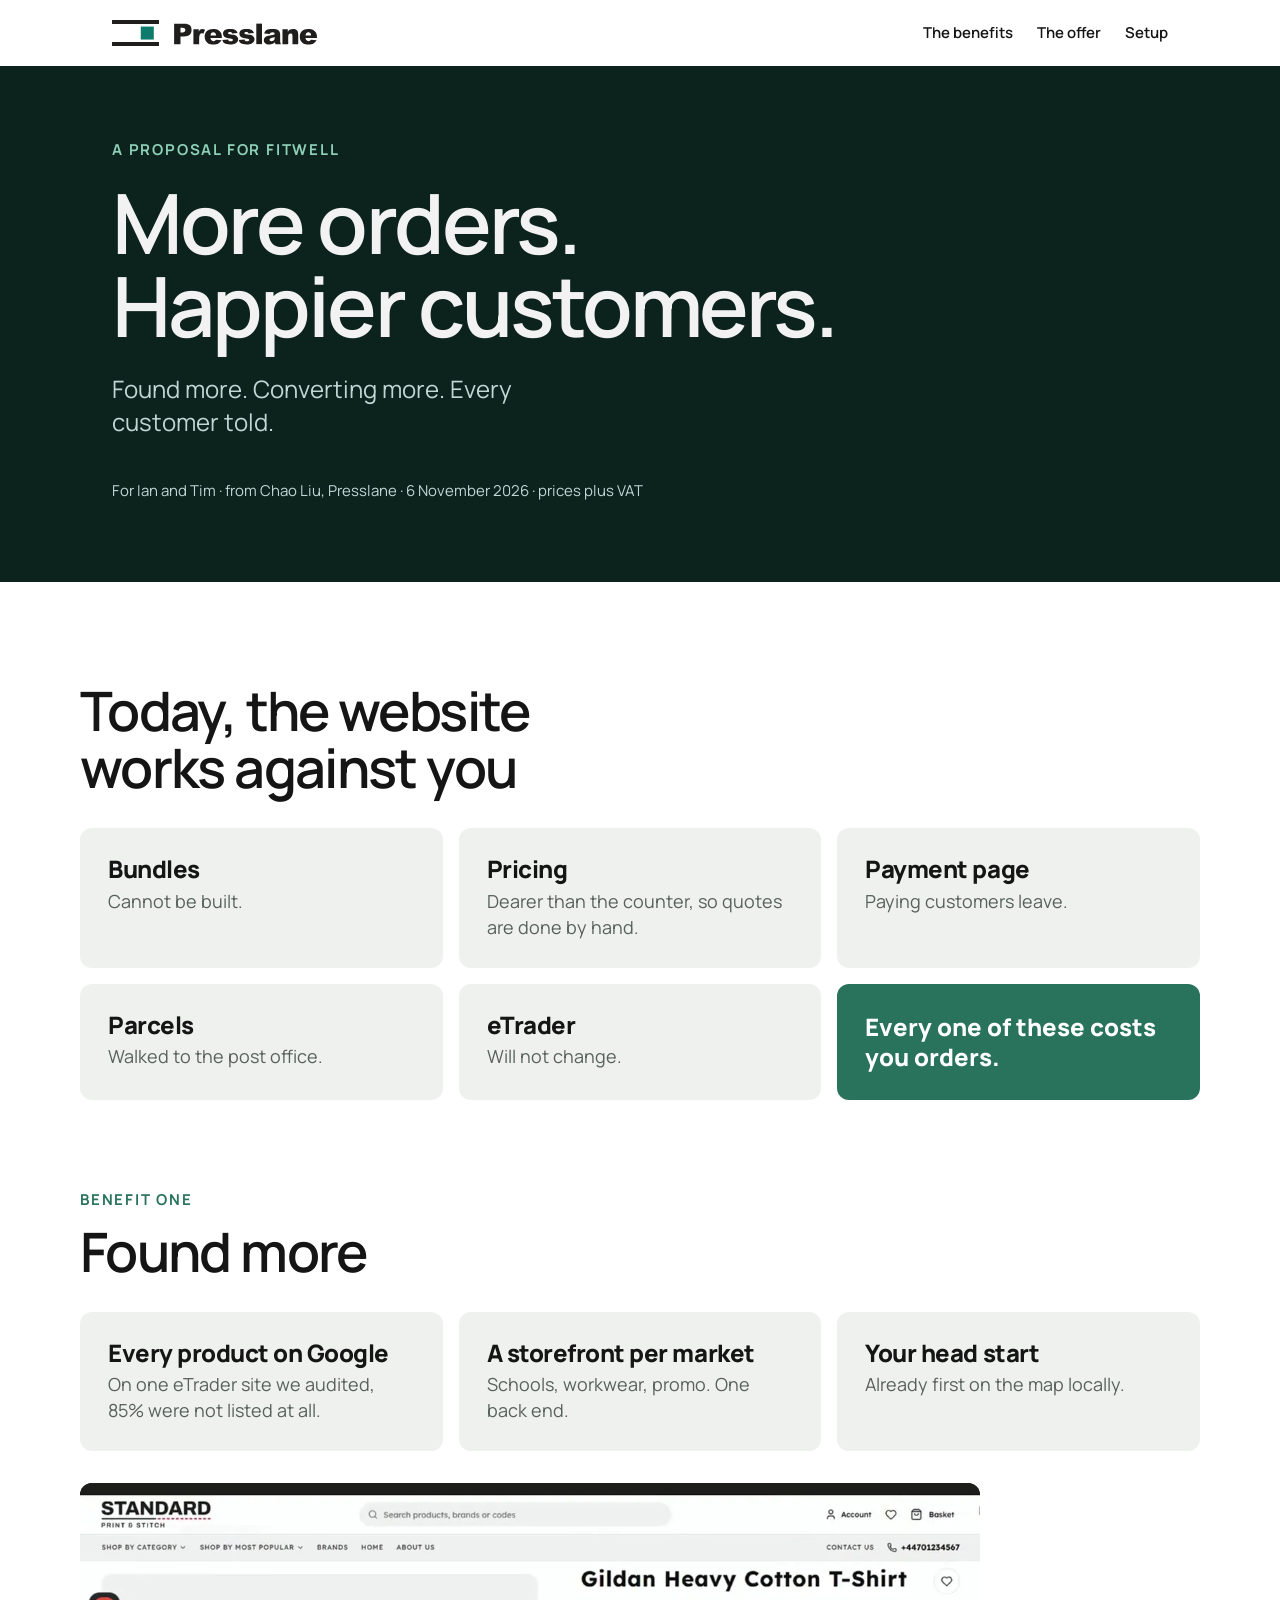
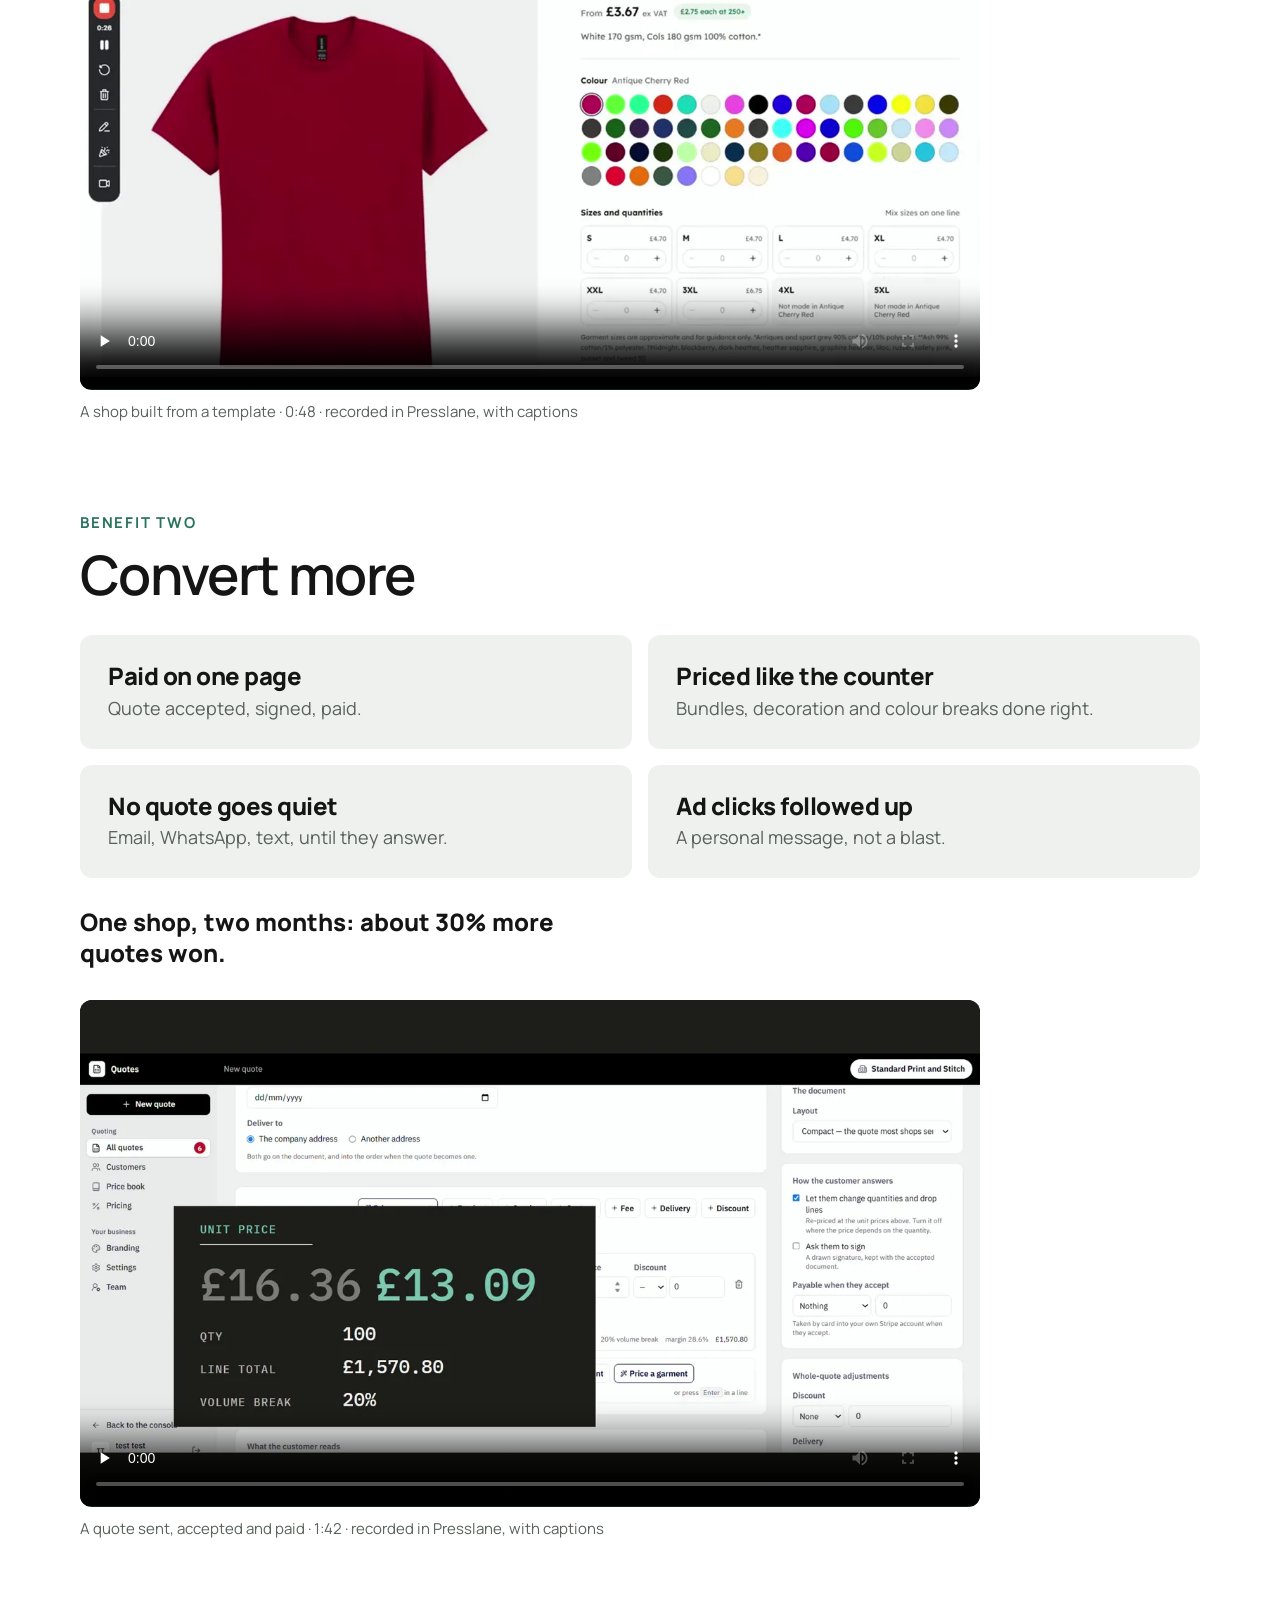
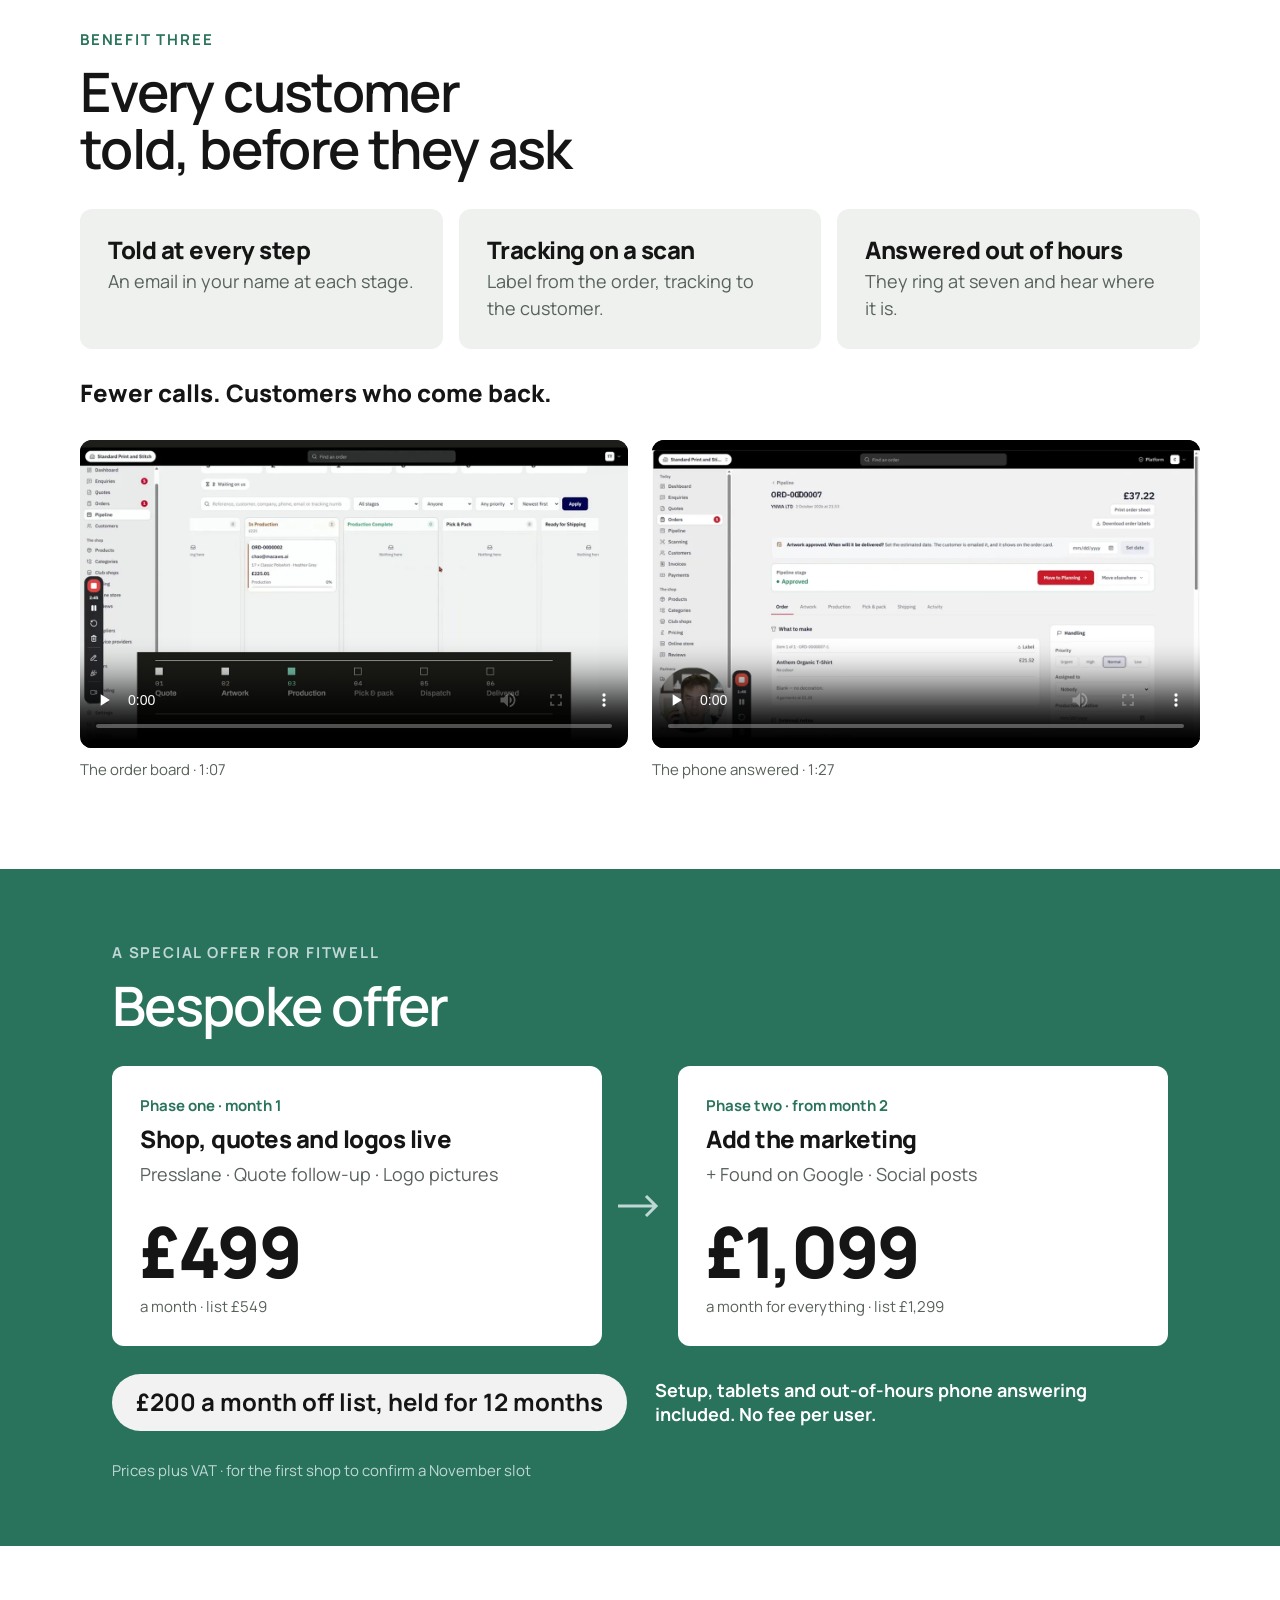
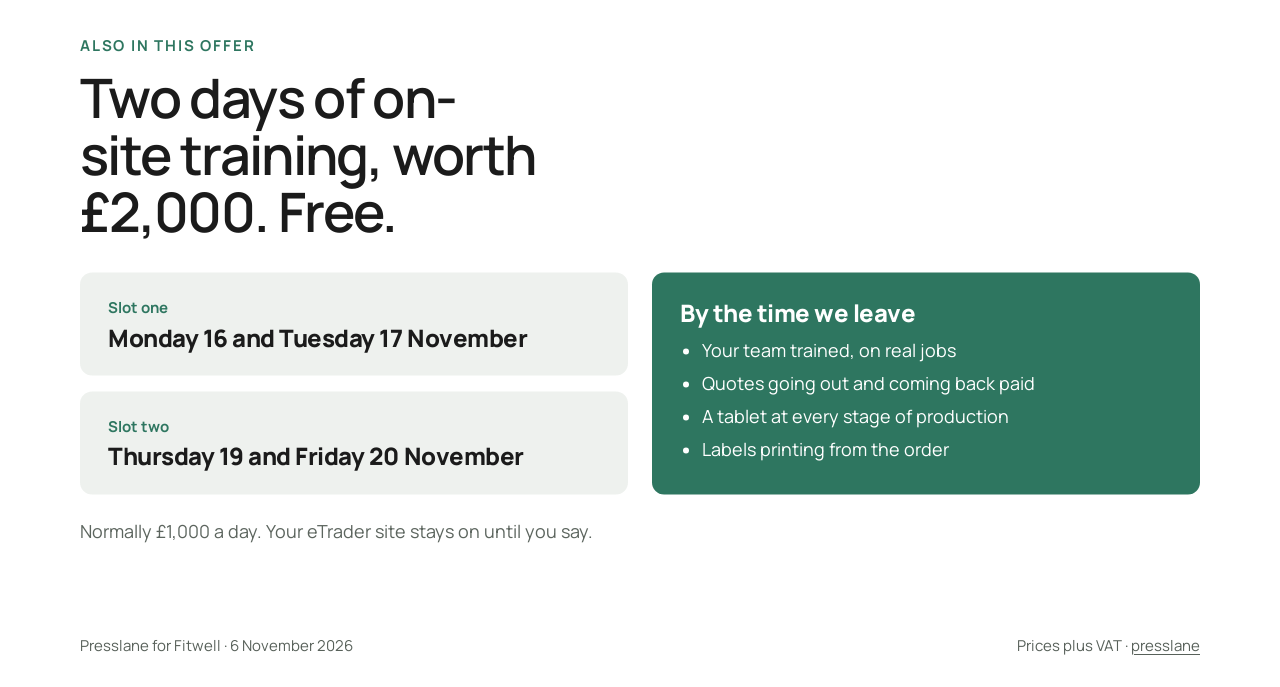
<file: fitwell/index.html>
<!doctype html>
<html lang="en-GB" class="js">
<head>
  <meta charset="utf-8">
  <meta name="viewport" content="width=device-width, initial-scale=1">
  <title>Presslane for Fitwell</title>
  <meta name="description" content="A proposal for Fitwell: more orders, happier customers.">
  <meta name="robots" content="noindex, nofollow">
  <link rel="icon" href="/favicon.svg" type="image/svg+xml">
  <link rel="preload" href="/assets/fonts/manrope-latin.woff2" as="font" type="font/woff2" crossorigin>
  <link rel="stylesheet" href="/styles.css">
  <style>
    /* A proposal page for one shop: the deck, as one page in the site's styles. Unlisted. */
    :root { --fw-dark: #0c221d; --fw-pale: #BFD8D5; --fw-mint: #8FD1B8; --fw-tint: #e4efe8; }
    .fw { background: var(--paper); }
    .fw-wrap { max-width: 1120px; margin: 0 auto; padding: 0 var(--margin); }
    .fw-top { display: flex; justify-content: space-between; align-items: center; gap: 16px; padding: 20px 0; }
    .fw-top .lockup { width: clamp(140px, 16vw, 220px); }
    .fw-top nav { display: flex; gap: 24px; font-size: var(--step-small); font-weight: 600; }
    .fw-top nav a { text-decoration: none; }
    .eyebrow { font-size: var(--step-small); font-weight: 700; letter-spacing: 0.12em; text-transform: uppercase; color: var(--accent); }
    .fw-hero { background: var(--fw-dark); color: #F3F2F2; padding: 72px 0 80px; }
    .fw-hero .eyebrow { color: var(--fw-mint); }
    .fw-hero h1 { font-size: clamp(2.75rem, 1.2rem + 5vw, 6rem); line-height: 1; letter-spacing: -0.035em; margin: 20px 0 24px; }
    .fw-hero .sub { font-size: var(--step-lead); line-height: 1.4; color: var(--fw-pale); max-width: 34ch; }
    .fw-hero .by { font-size: var(--step-small); color: var(--fw-pale); margin-top: 40px; }
    .fw-section { padding: 88px 0 0; }
    .fw-section h2 { font-size: clamp(2rem, 1rem + 3vw, 3.75rem); line-height: 1.05; letter-spacing: -0.03em; margin: 12px 0 32px; max-width: 18ch; }
    .cards { display: grid; grid-template-columns: repeat(3, minmax(0, 1fr)); gap: 16px; }
    .cards.two { grid-template-columns: repeat(2, minmax(0, 1fr)); }
    .card { background: var(--ground, #F3F2F2); padding: 28px; border-radius: 12px; }
    .card h3 { font-size: var(--step-lead); font-weight: 800; margin-bottom: 6px; }
    .card p { color: var(--muted); line-height: 1.45; }
    .card.ink { background: var(--accent); color: #fff; display: grid; align-content: center; }
    .card.ink p { color: #fff; font-weight: 800; font-size: var(--step-lead); line-height: 1.25; }
    .line { font-size: var(--step-lead); font-weight: 800; margin-top: 28px; max-width: 30ch; line-height: 1.3; }
    .film { margin: 32px 0 0; max-width: 900px; }
    .film video { width: 100%; aspect-ratio: 16 / 9; background: var(--fw-dark); border-radius: 12px; display: block; }
    .film figcaption { font-size: var(--step-small); color: var(--muted); margin-top: 10px; }
    .films2 { display: grid; grid-template-columns: 1fr 1fr; gap: 24px; }
    .films2 .film { max-width: none; }
    .offer { background: var(--accent); color: #fff; margin-top: 88px; padding: 72px 0 64px; }
    .offer .eyebrow { color: var(--fw-pale); }
    .offer h2 { font-size: clamp(2rem, 1rem + 3vw, 3.75rem); line-height: 1.05; letter-spacing: -0.03em; margin: 12px 0 32px; }
    .phases { display: grid; grid-template-columns: 1fr auto 1fr; gap: 16px; align-items: stretch; }
    .phase { background: #fff; color: var(--ink); padding: 28px; border-radius: 12px; display: grid; gap: 8px; align-content: start; }
    .phase .when { font-size: var(--step-small); font-weight: 700; color: var(--accent); }
    .phase h3 { font-size: var(--step-lead); font-weight: 800; line-height: 1.15; }
    .phase .what { color: var(--muted); }
    .phase .big { font-size: clamp(3rem, 2rem + 3vw, 4.5rem); font-weight: 800; line-height: 1; letter-spacing: -0.03em; margin-top: 20px; }
    .phase .list { font-size: var(--step-small); color: var(--muted); }
    .arrow { align-self: center; width: 44px; height: 24px; color: var(--fw-pale); }
    .pill-row { display: flex; flex-wrap: wrap; align-items: center; gap: 16px 28px; margin-top: 28px; }
    .pill { background: #F3F2F2; color: var(--ink); font-weight: 800; font-size: var(--step-lead); padding: 12px 24px; border-radius: 999px; }
    .pill-row p { font-weight: 700; max-width: 40ch; line-height: 1.35; }
    .offer .small { font-size: var(--step-small); color: var(--fw-pale); margin-top: 28px; }
    .slots { display: grid; grid-template-columns: 1fr 1fr; gap: 24px; align-items: stretch; }
    .slot-col { display: grid; gap: 16px; align-content: start; }
    .slot { background: var(--ground, #F3F2F2); padding: 24px 28px; border-radius: 12px; }
    .slot .when { font-size: var(--step-small); font-weight: 700; color: var(--accent); margin-bottom: 4px; }
    .slot h3 { font-size: var(--step-lead); font-weight: 800; line-height: 1.15; }
    .leave { background: var(--accent); color: #fff; padding: 28px; border-radius: 12px; }
    .leave h3 { font-size: var(--step-lead); font-weight: 800; margin-bottom: 12px; }
    .leave ul { padding-left: 22px; display: grid; gap: 8px; line-height: 1.4; }
    .note { color: var(--muted); margin-top: 24px; }
    .fw-foot { margin-top: 88px; padding: 0 0 30px; font-size: var(--step-small); color: var(--muted); display: flex; justify-content: space-between; gap: 16px; flex-wrap: wrap; }
    @media (max-width: 899px) {
      .cards, .cards.two, .films2, .slots { grid-template-columns: 1fr; }
      .phases { grid-template-columns: 1fr; }
      .arrow { transform: rotate(90deg); justify-self: center; }
      .fw-section { padding-top: 64px; }
      .offer { margin-top: 64px; padding: 56px 0 48px; }
    }
  </style>
</head>
<body class="fw">
<a class="skip" href="#main">Skip to content</a>

<div class="fw-wrap">
  <header class="fw-top">
    <a class="lockup" href="/" aria-label="Presslane, home"><img src="/assets/presslane-lockup.svg" alt="Presslane" width="220" height="28"></a>
    <nav aria-label="Page"><a class="link" href="#benefits">The benefits</a><a class="link" href="#offer">The offer</a><a class="link" href="#setup">Setup</a></nav>
  </header>
</div>

<main id="main">

  <section class="fw-hero" aria-labelledby="h1">
    <div class="fw-wrap">
      <p class="eyebrow">A proposal for Fitwell</p>
      <h1 id="h1">More orders.<br>Happier customers.</h1>
      <p class="sub">Found more. Converting more. Every customer told.</p>
      <p class="by">For Ian and Tim · from Chao Liu, Presslane · 6 November 2026 · prices plus VAT</p>
    </div>
  </section>

  <section class="fw-section fw-wrap" id="today" data-reveal>
    <h2>Today, the website works against you</h2>
    <div class="cards">
      <div class="card"><h3>Bundles</h3><p>Cannot be built.</p></div>
      <div class="card"><h3>Pricing</h3><p>Dearer than the counter, so quotes are done by hand.</p></div>
      <div class="card"><h3>Payment page</h3><p>Paying customers leave.</p></div>
      <div class="card"><h3>Parcels</h3><p>Walked to the post office.</p></div>
      <div class="card"><h3>eTrader</h3><p>Will not change.</p></div>
      <div class="card ink"><p>Every one of these costs you orders.</p></div>
    </div>
  </section>

  <section class="fw-section fw-wrap" id="benefits" data-reveal>
    <p class="eyebrow">Benefit one</p>
    <h2>Found more</h2>
    <div class="cards">
      <div class="card"><h3>Every product on Google</h3><p>On one eTrader site we audited, 85% were not listed at all.</p></div>
      <div class="card"><h3>A storefront per market</h3><p>Schools, workwear, promo. One back end.</p></div>
      <div class="card"><h3>Your head start</h3><p>Already first on the map locally.</p></div>
    </div>
    <figure class="film">
      <video controls playsinline preload="none" src="/assets/system/storefront-setup.mp4" poster="/assets/system/storefront-setup-poster.webp" width="1920" height="1080">
        <track kind="captions" srclang="en" label="English" src="/assets/system/storefront-setup.vtt" default>
      </video>
      <figcaption>A shop built from a template · 0:48 · recorded in Presslane, with captions</figcaption>
    </figure>
  </section>

  <section class="fw-section fw-wrap" data-reveal>
    <p class="eyebrow">Benefit two</p>
    <h2>Convert more</h2>
    <div class="cards two">
      <div class="card"><h3>Paid on one page</h3><p>Quote accepted, signed, paid.</p></div>
      <div class="card"><h3>Priced like the counter</h3><p>Bundles, decoration and colour breaks done right.</p></div>
      <div class="card"><h3>No quote goes quiet</h3><p>Email, WhatsApp, text, until they answer.</p></div>
      <div class="card"><h3>Ad clicks followed up</h3><p>A personal message, not a blast.</p></div>
    </div>
    <p class="line">One shop, two months: about 30% more quotes won.</p>
    <figure class="film">
      <video controls playsinline preload="none" src="/assets/system/client-quotes.mp4" poster="/assets/system/client-quotes-poster.webp" width="1920" height="1080">
        <track kind="captions" srclang="en" label="English" src="/assets/system/client-quotes.vtt" default>
      </video>
      <figcaption>A quote sent, accepted and paid · 1:42 · recorded in Presslane, with captions</figcaption>
    </figure>
  </section>

  <section class="fw-section fw-wrap" data-reveal>
    <p class="eyebrow">Benefit three</p>
    <h2>Every customer told, before they ask</h2>
    <div class="cards">
      <div class="card"><h3>Told at every step</h3><p>An email in your name at each stage.</p></div>
      <div class="card"><h3>Tracking on a scan</h3><p>Label from the order, tracking to the customer.</p></div>
      <div class="card"><h3>Answered out of hours</h3><p>They ring at seven and hear where it is.</p></div>
    </div>
    <p class="line">Fewer calls. Customers who come back.</p>
    <div class="films2">
      <figure class="film">
        <video controls playsinline preload="none" src="/assets/system/order-pipeline.mp4" poster="/assets/system/order-pipeline-poster.webp" width="1920" height="1080">
          <track kind="captions" srclang="en" label="English" src="/assets/system/order-pipeline.vtt" default>
        </video>
        <figcaption>The order board · 1:07</figcaption>
      </figure>
      <figure class="film">
        <video controls playsinline preload="none" src="/assets/system/voice-ai.mp4" poster="/assets/system/voice-ai-poster.webp" width="1920" height="1080">
          <track kind="captions" srclang="en" label="English" src="/assets/system/voice-ai.vtt" default>
        </video>
        <figcaption>The phone answered · 1:27</figcaption>
      </figure>
    </div>
  </section>

  <section class="offer" id="offer">
    <div class="fw-wrap">
      <p class="eyebrow">A special offer for Fitwell</p>
      <h2>Bespoke offer</h2>
      <div class="phases">
        <div class="phase">
          <p class="when">Phase one · month 1</p>
          <h3>Shop, quotes and logos live</h3>
          <p class="what">Presslane · Quote follow-up · Logo pictures</p>
          <p class="big">£499</p>
          <p class="list">a month · list £549</p>
        </div>
        <svg class="arrow" viewBox="0 0 44 24" aria-hidden="true"><path d="M0 12h36M28 2l10 10-10 10" fill="none" stroke="currentColor" stroke-width="3"/></svg>
        <div class="phase">
          <p class="when">Phase two · from month 2</p>
          <h3>Add the marketing</h3>
          <p class="what">+ Found on Google · Social posts</p>
          <p class="big">£1,099</p>
          <p class="list">a month for everything · list £1,299</p>
        </div>
      </div>
      <div class="pill-row">
        <p class="pill">£200 a month off list, held for 12 months</p>
        <p>Setup, tablets and out-of-hours phone answering included. No fee per user.</p>
      </div>
      <p class="small">Prices plus VAT · for the first shop to confirm a November slot</p>
    </div>
  </section>

  <section class="fw-section fw-wrap" id="setup" data-reveal>
    <p class="eyebrow">Also in this offer</p>
    <h2>Two days of on-site training, worth £2,000. Free.</h2>
    <div class="slots">
      <div class="slot-col">
        <div class="slot"><p class="when">Slot one</p><h3>Monday 16 and Tuesday 17 November</h3></div>
        <div class="slot"><p class="when">Slot two</p><h3>Thursday 19 and Friday 20 November</h3></div>
      </div>
      <div class="leave">
        <h3>By the time we leave</h3>
        <ul>
          <li>Your team trained, on real jobs</li>
          <li>Quotes going out and coming back paid</li>
          <li>A tablet at every stage of production</li>
          <li>Labels printing from the order</li>
        </ul>
      </div>
    </div>
    <p class="note">Normally £1,000 a day. Your eTrader site stays on until you say.</p>
  </section>

  <footer class="fw-foot fw-wrap">
    <span>Presslane for Fitwell · 6 November 2026</span>
    <span>Prices plus VAT · <a class="link-plain" href="/">presslane</a></span>
  </footer>

</main>

<script src="/assets/vendor/gsap.min.js" defer></script>
<script src="/assets/vendor/ScrollTrigger.min.js" defer></script>
<script src="/agencies.js" defer></script>
<script src="/app.js" defer></script>
</body>
</html>
</file>
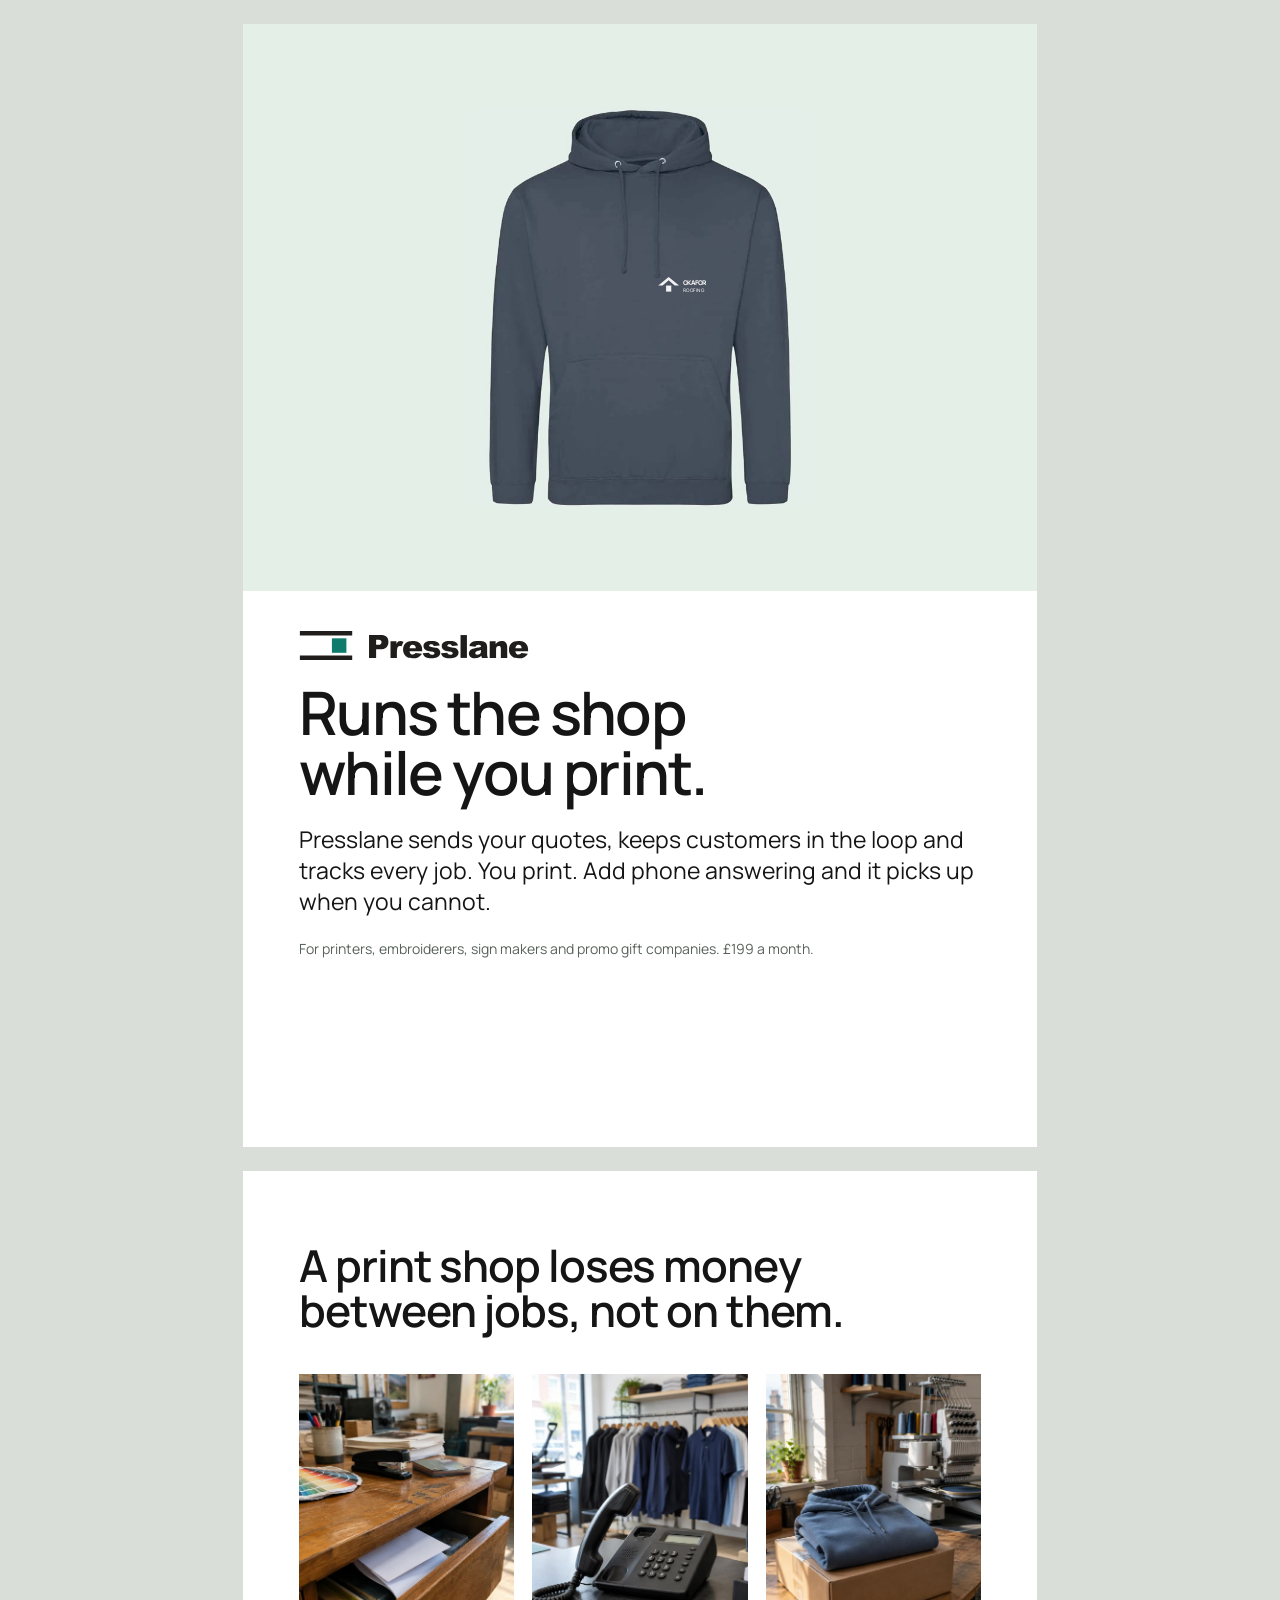
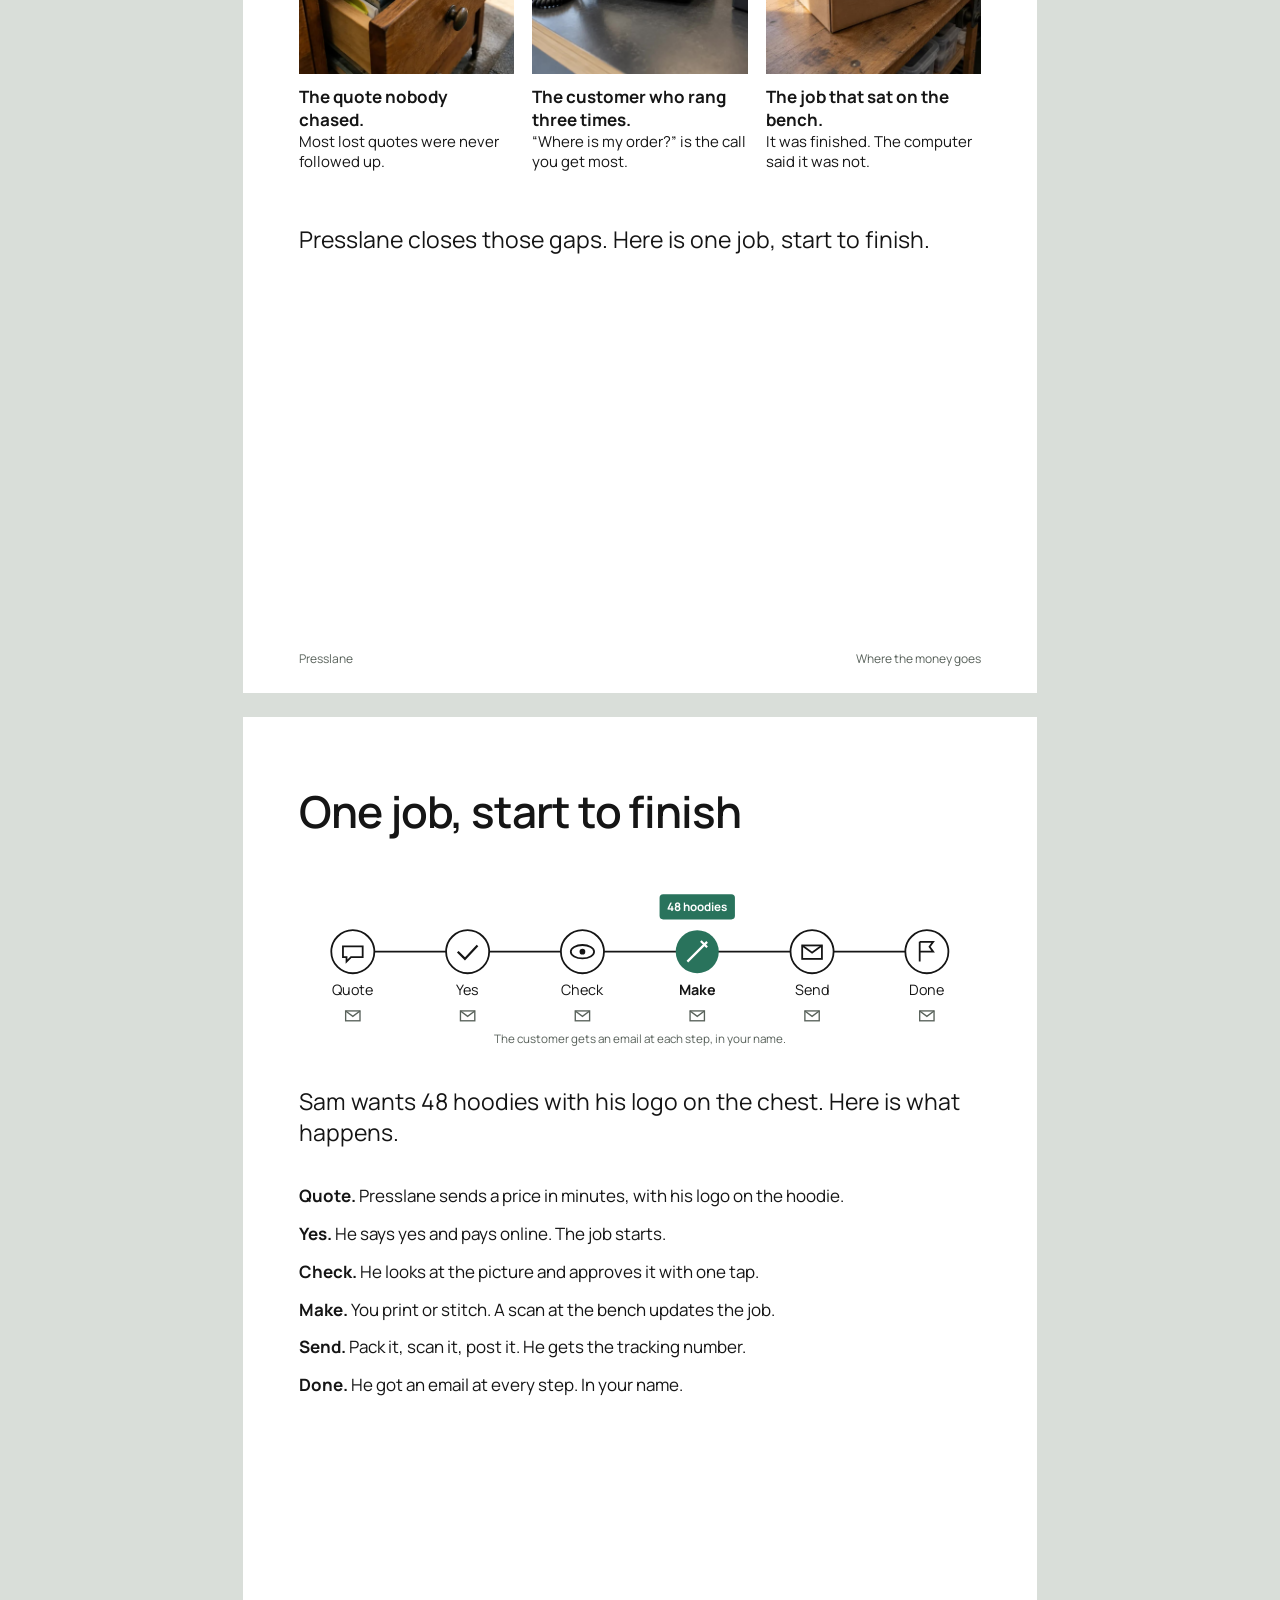
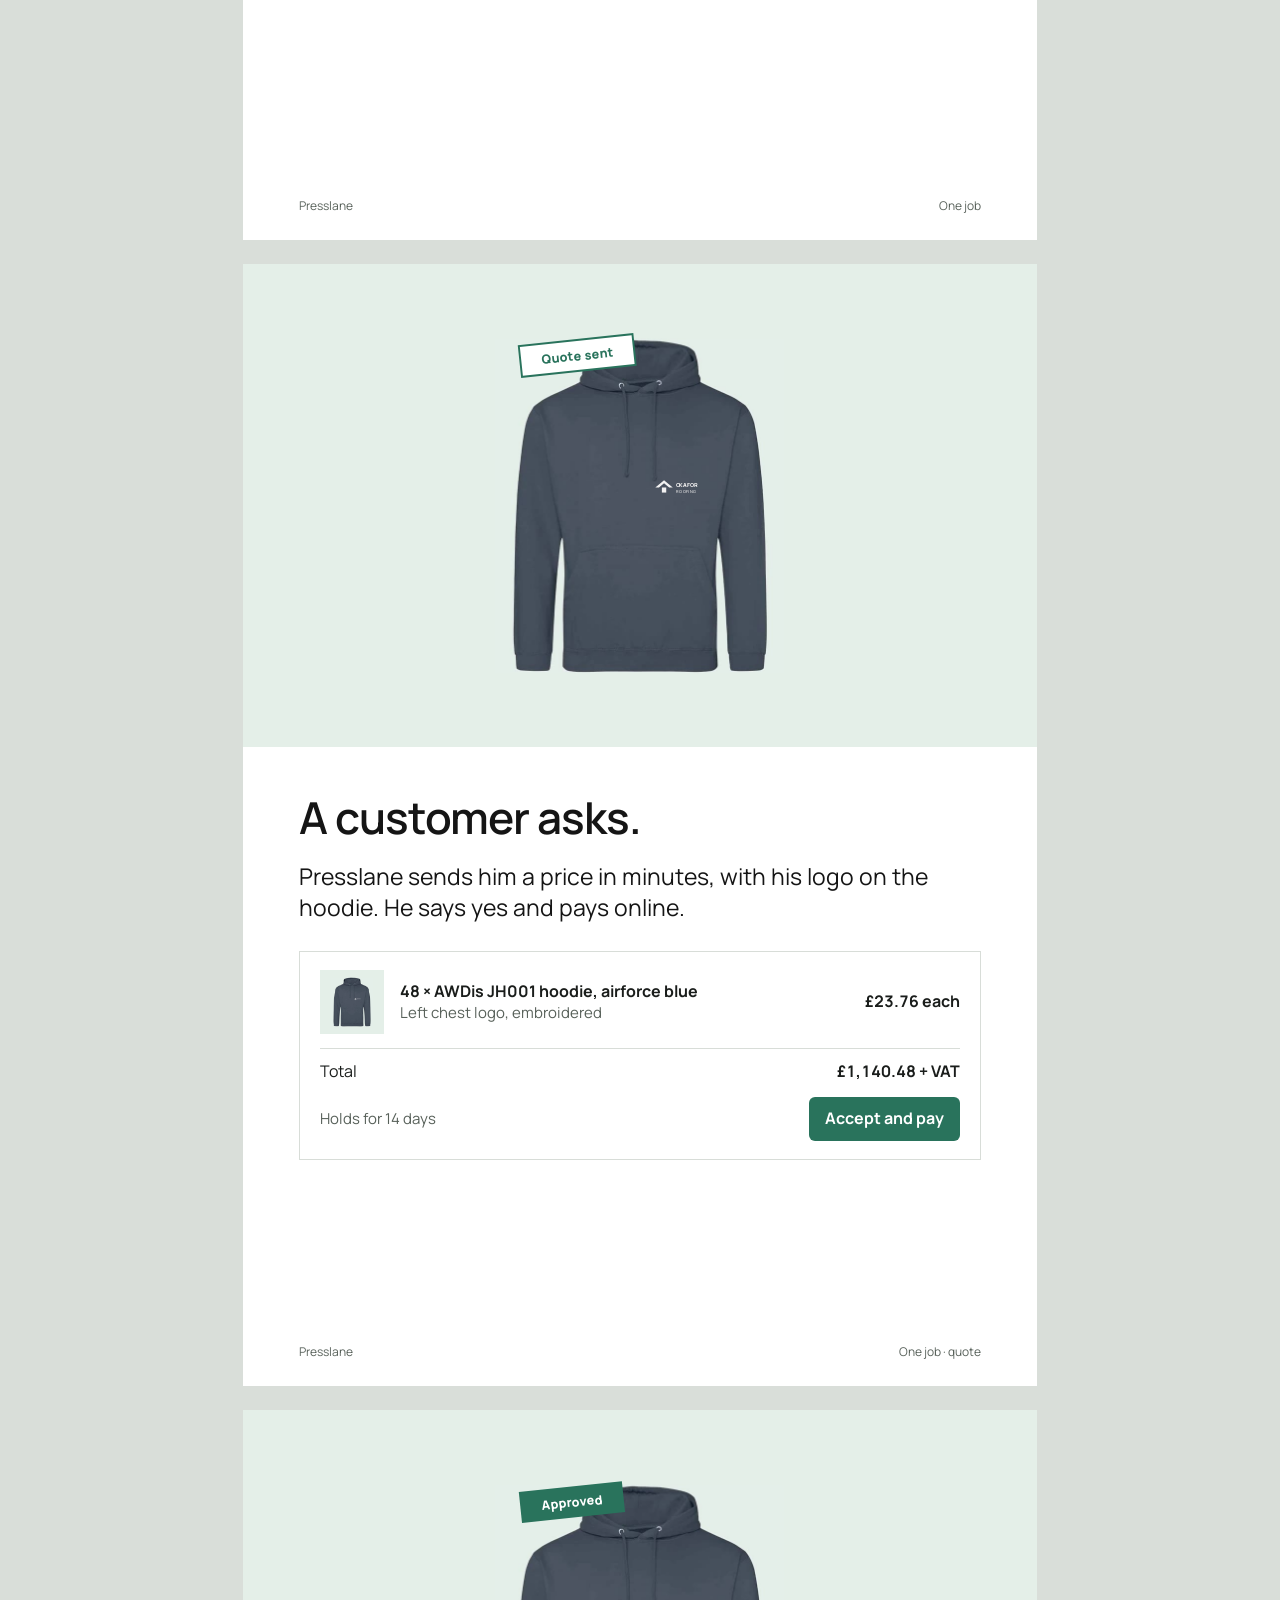
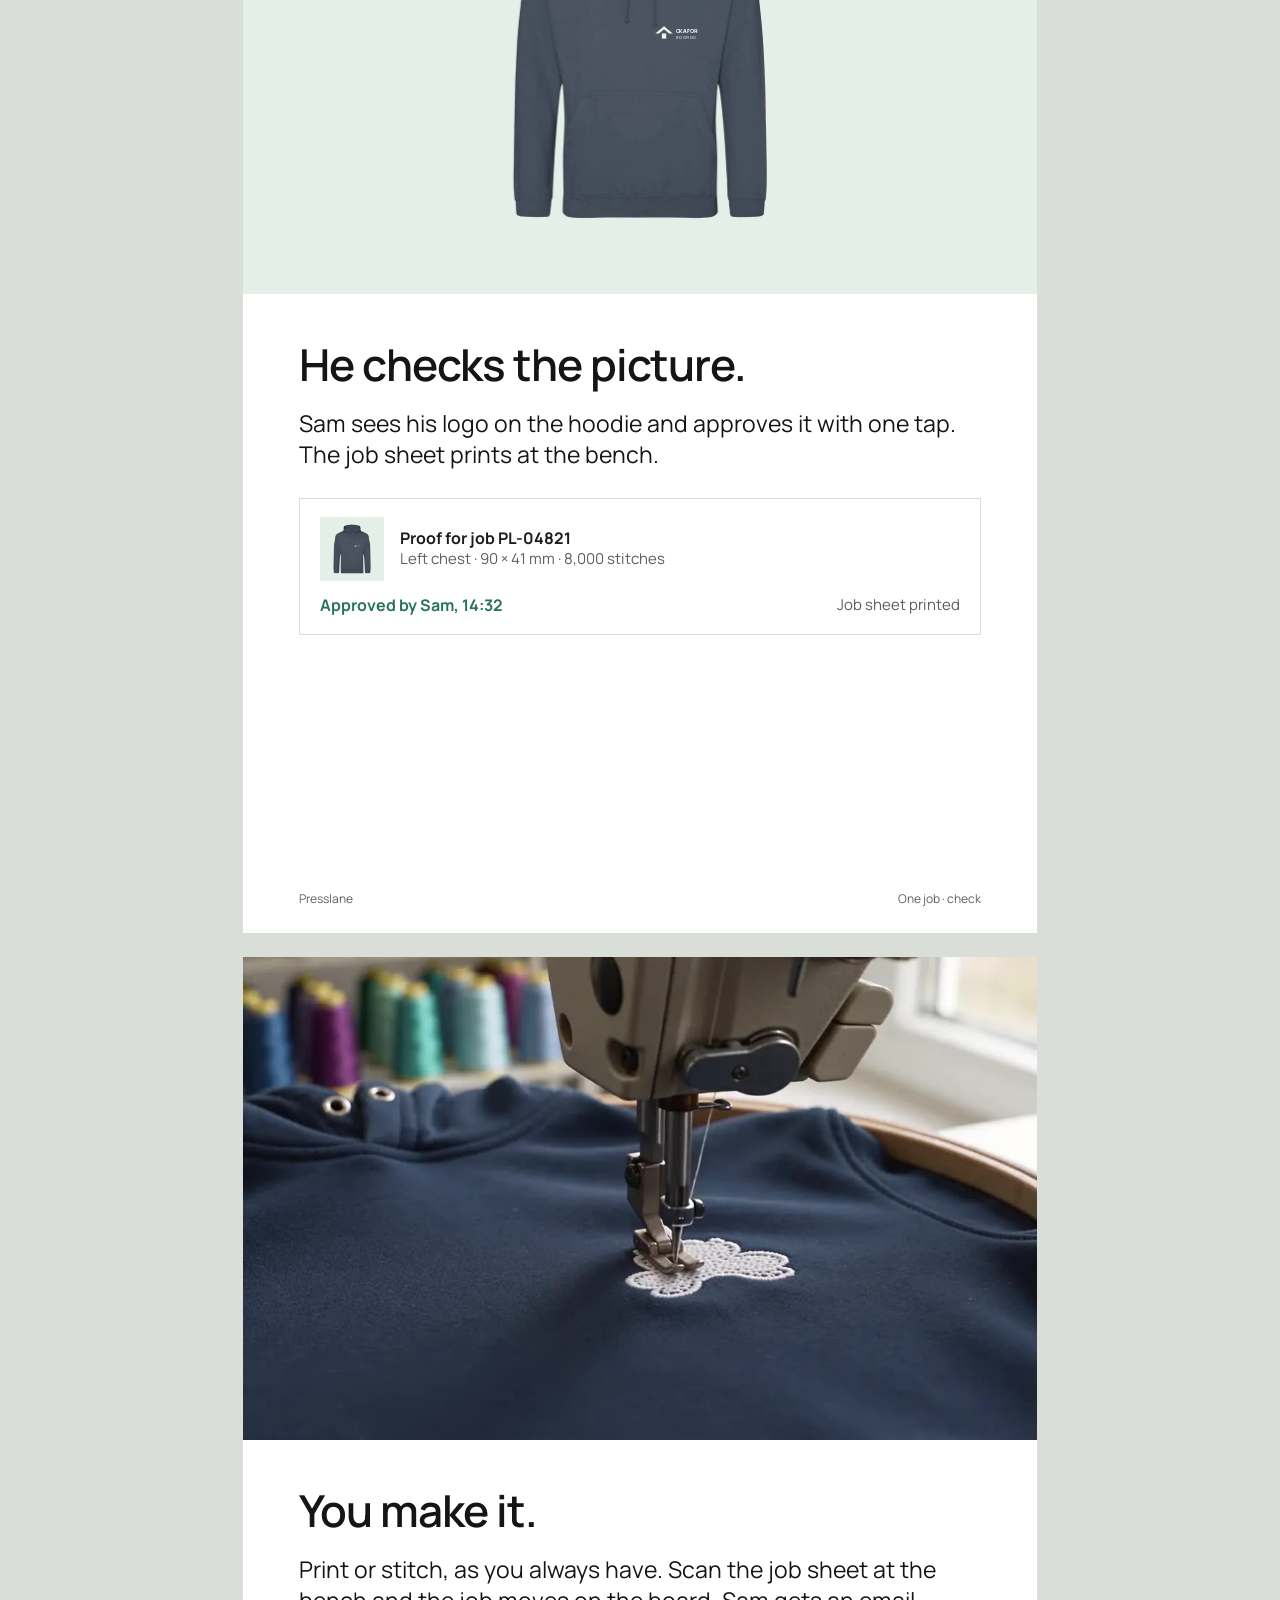
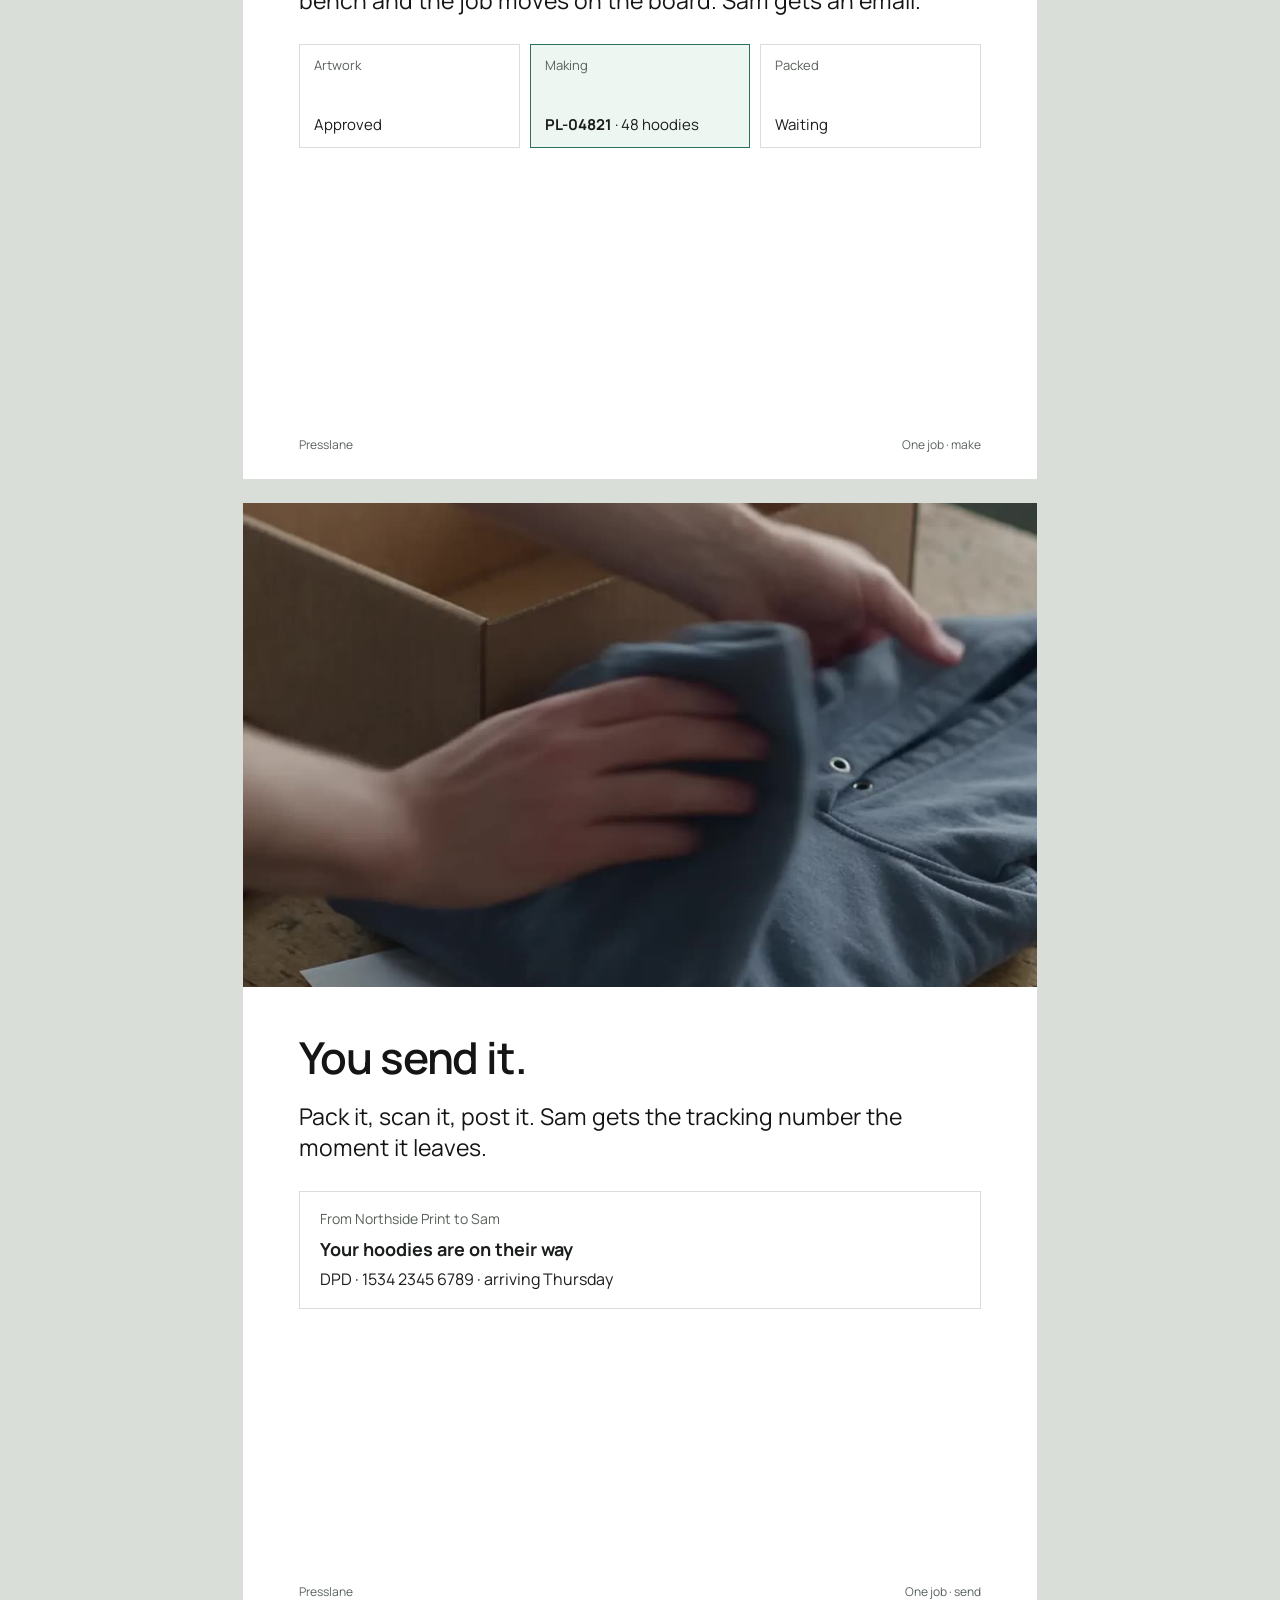
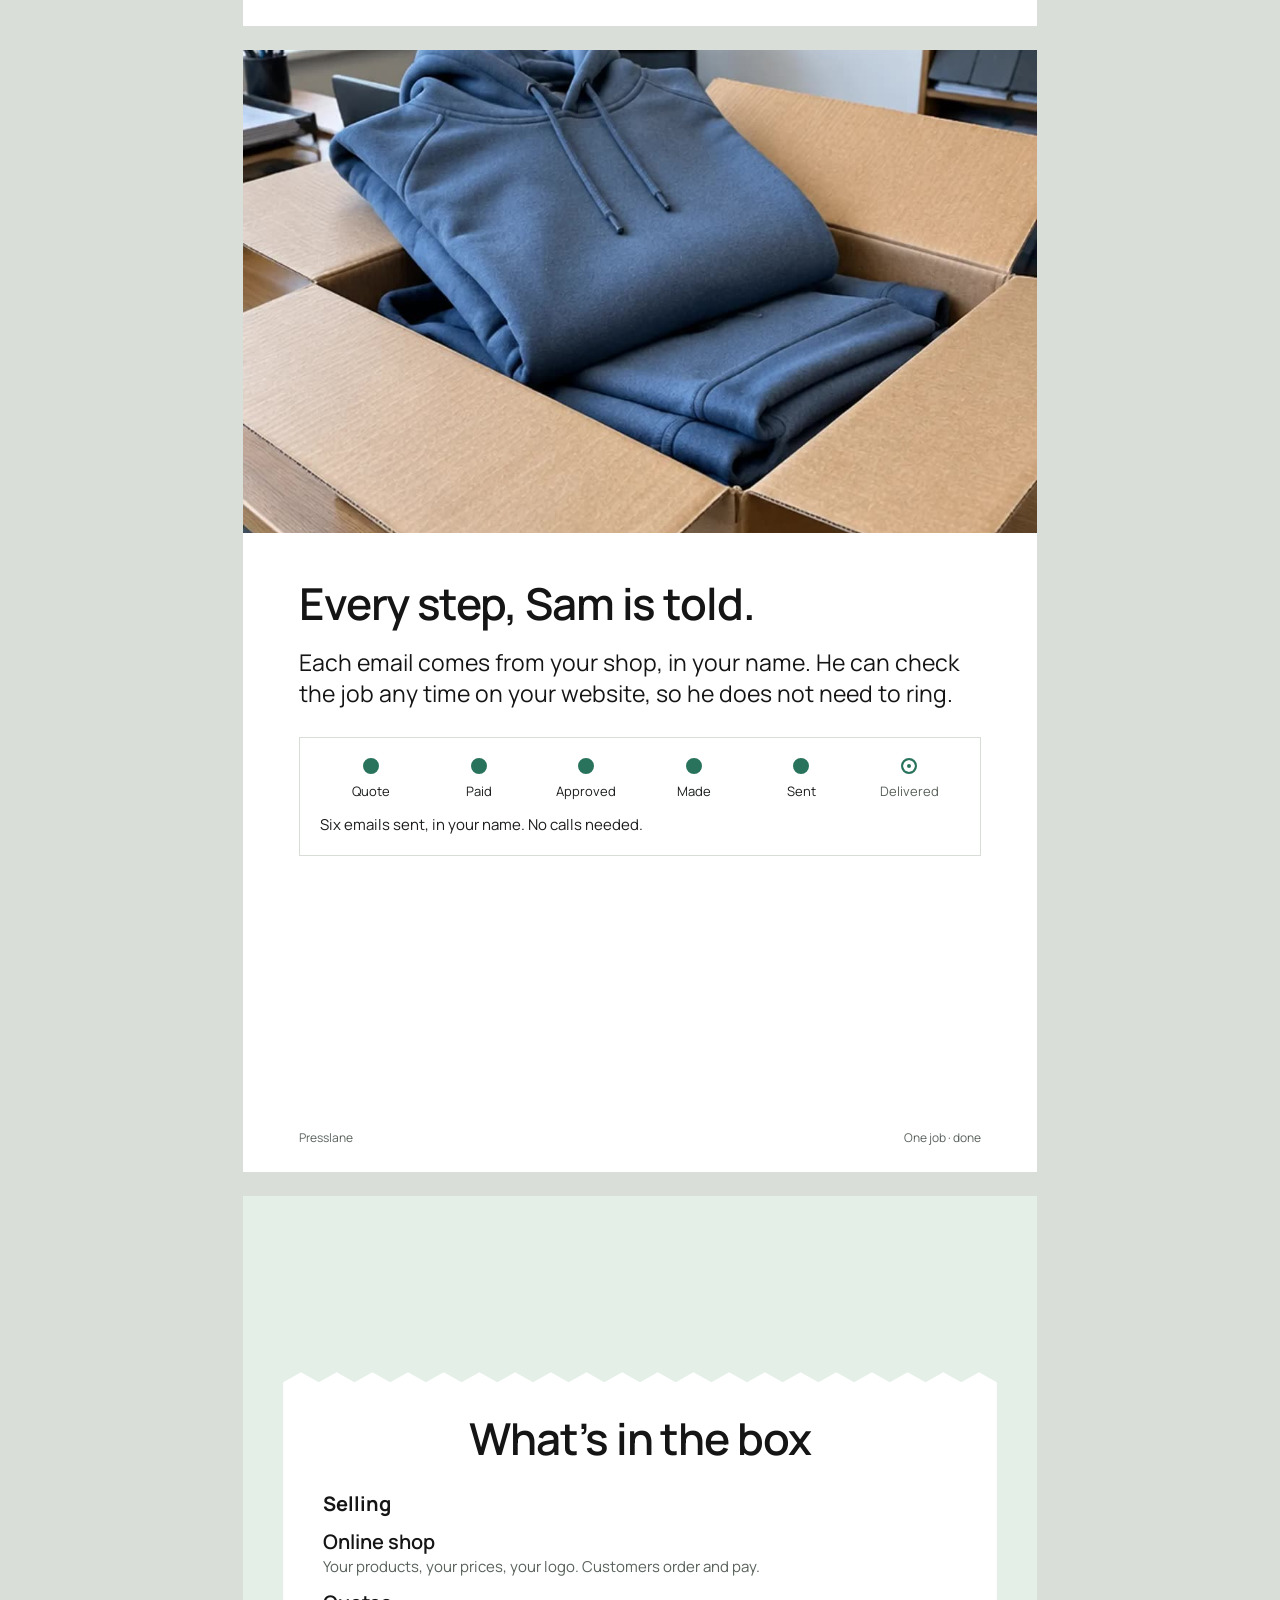
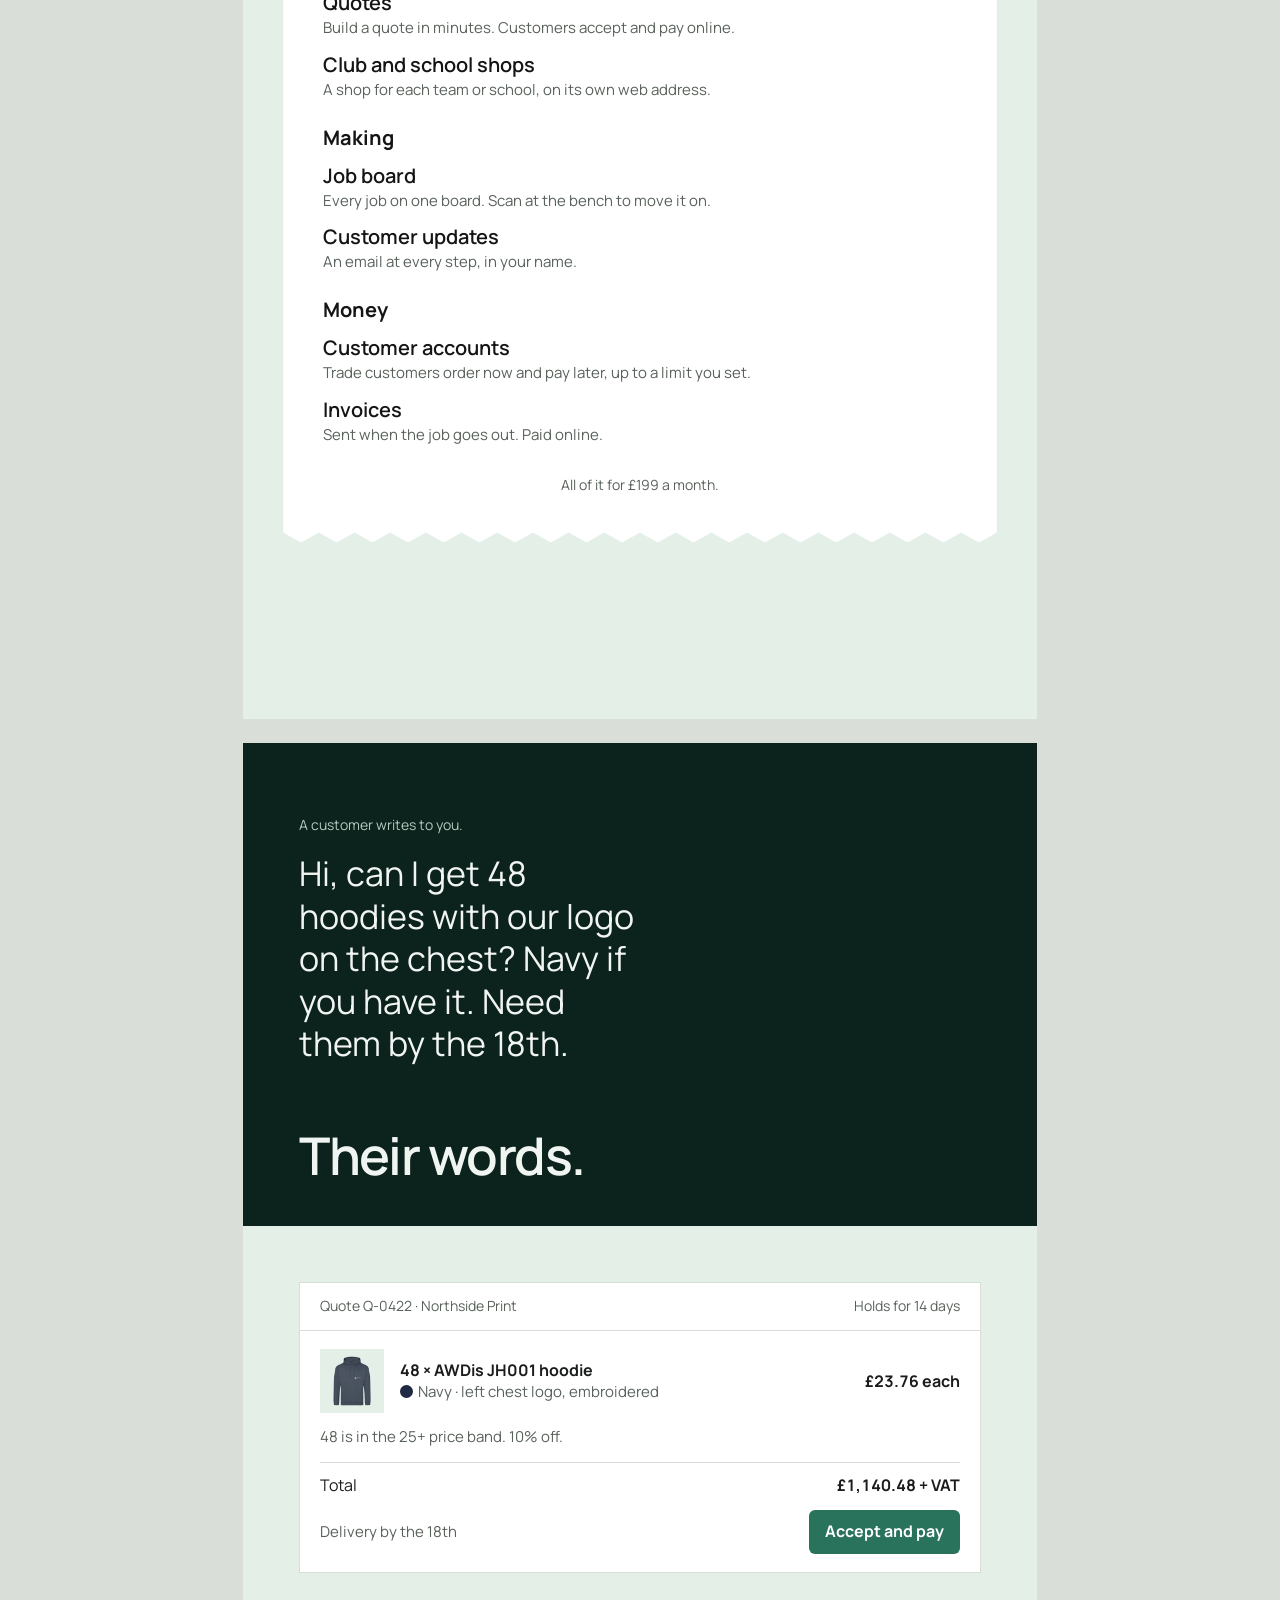
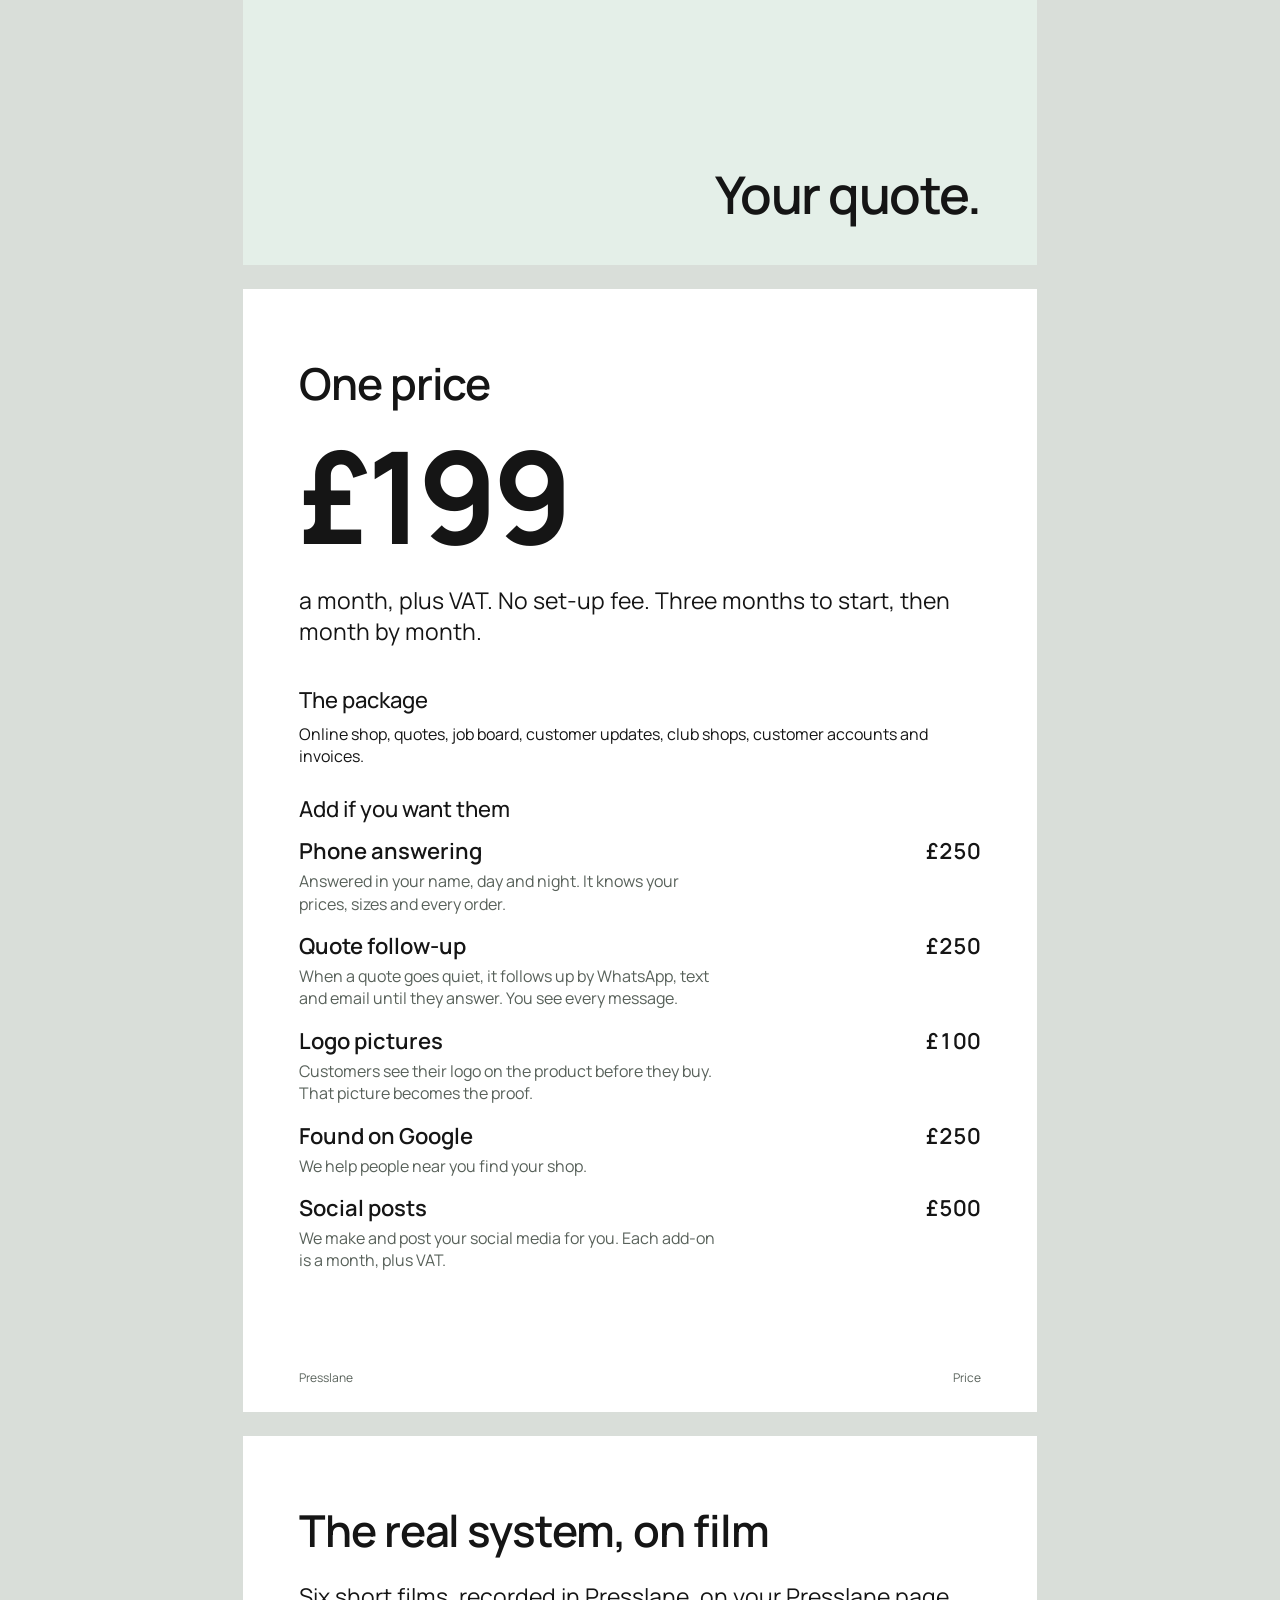
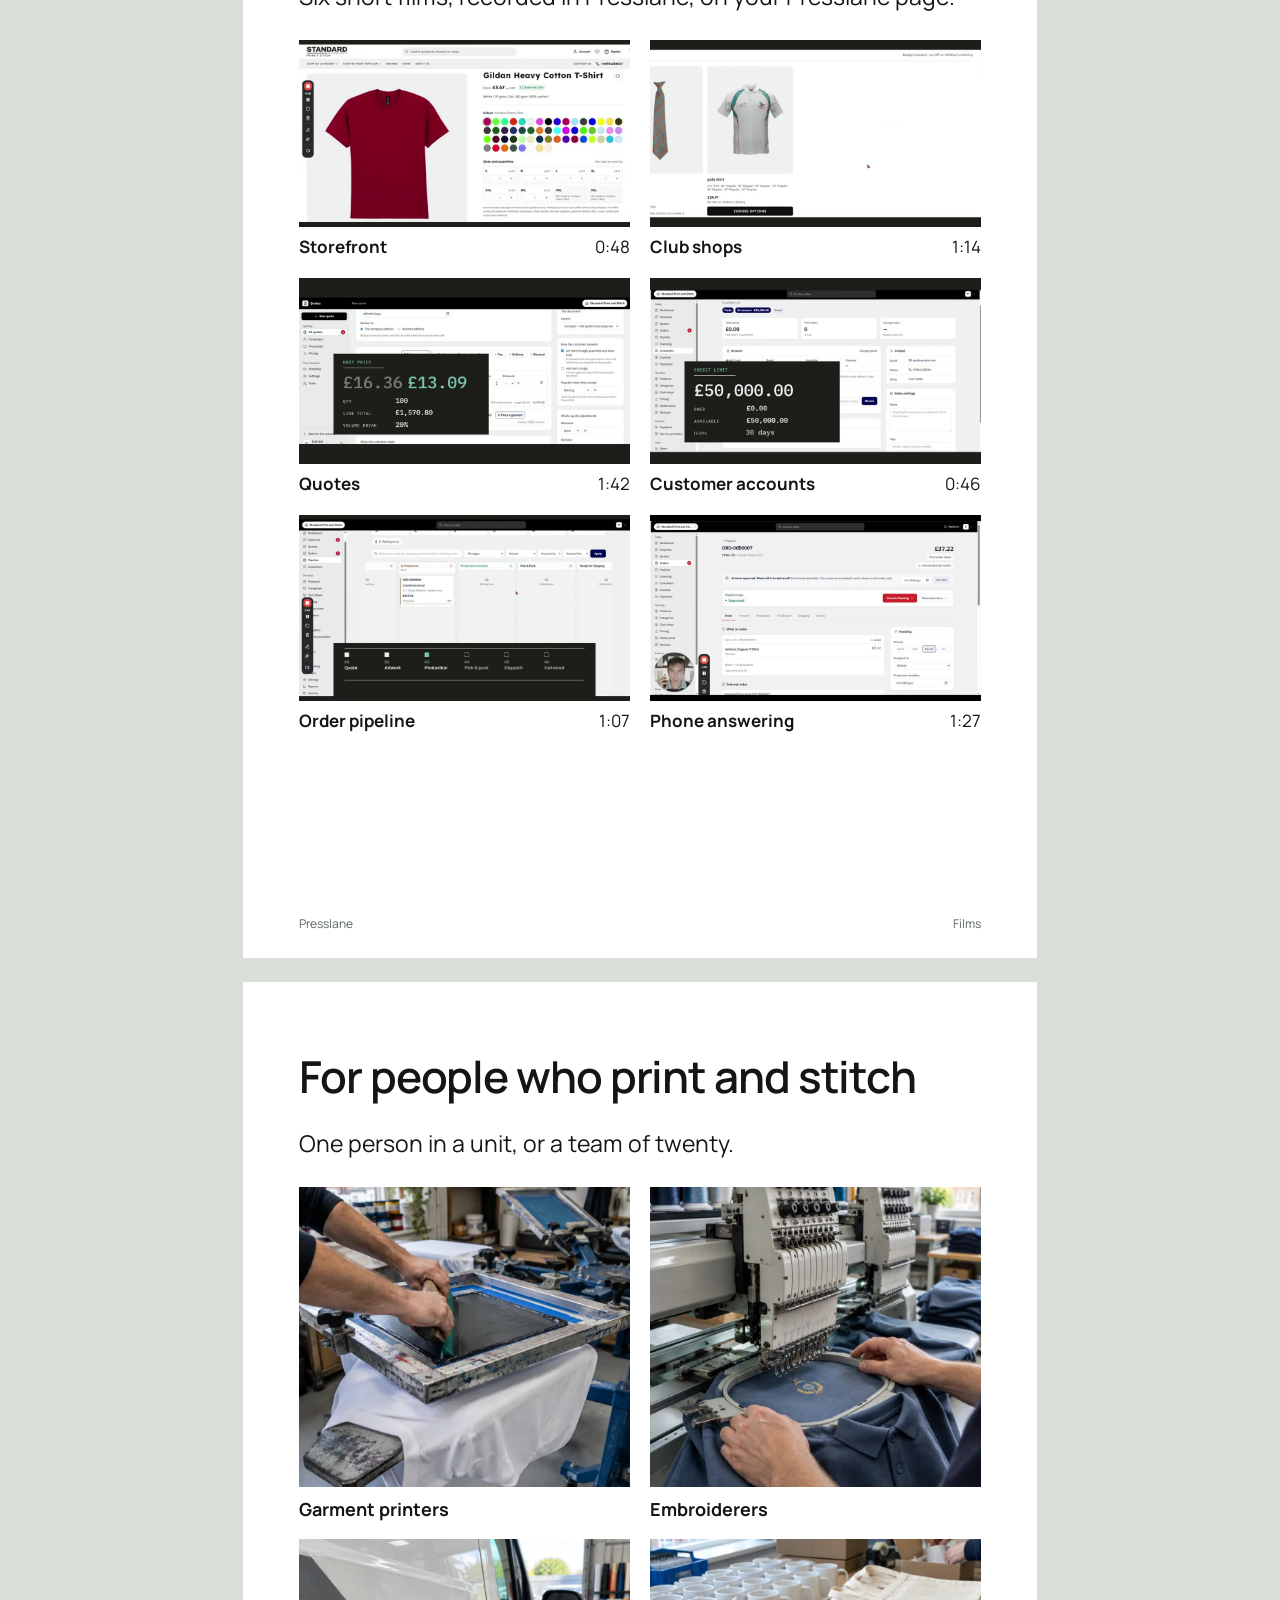
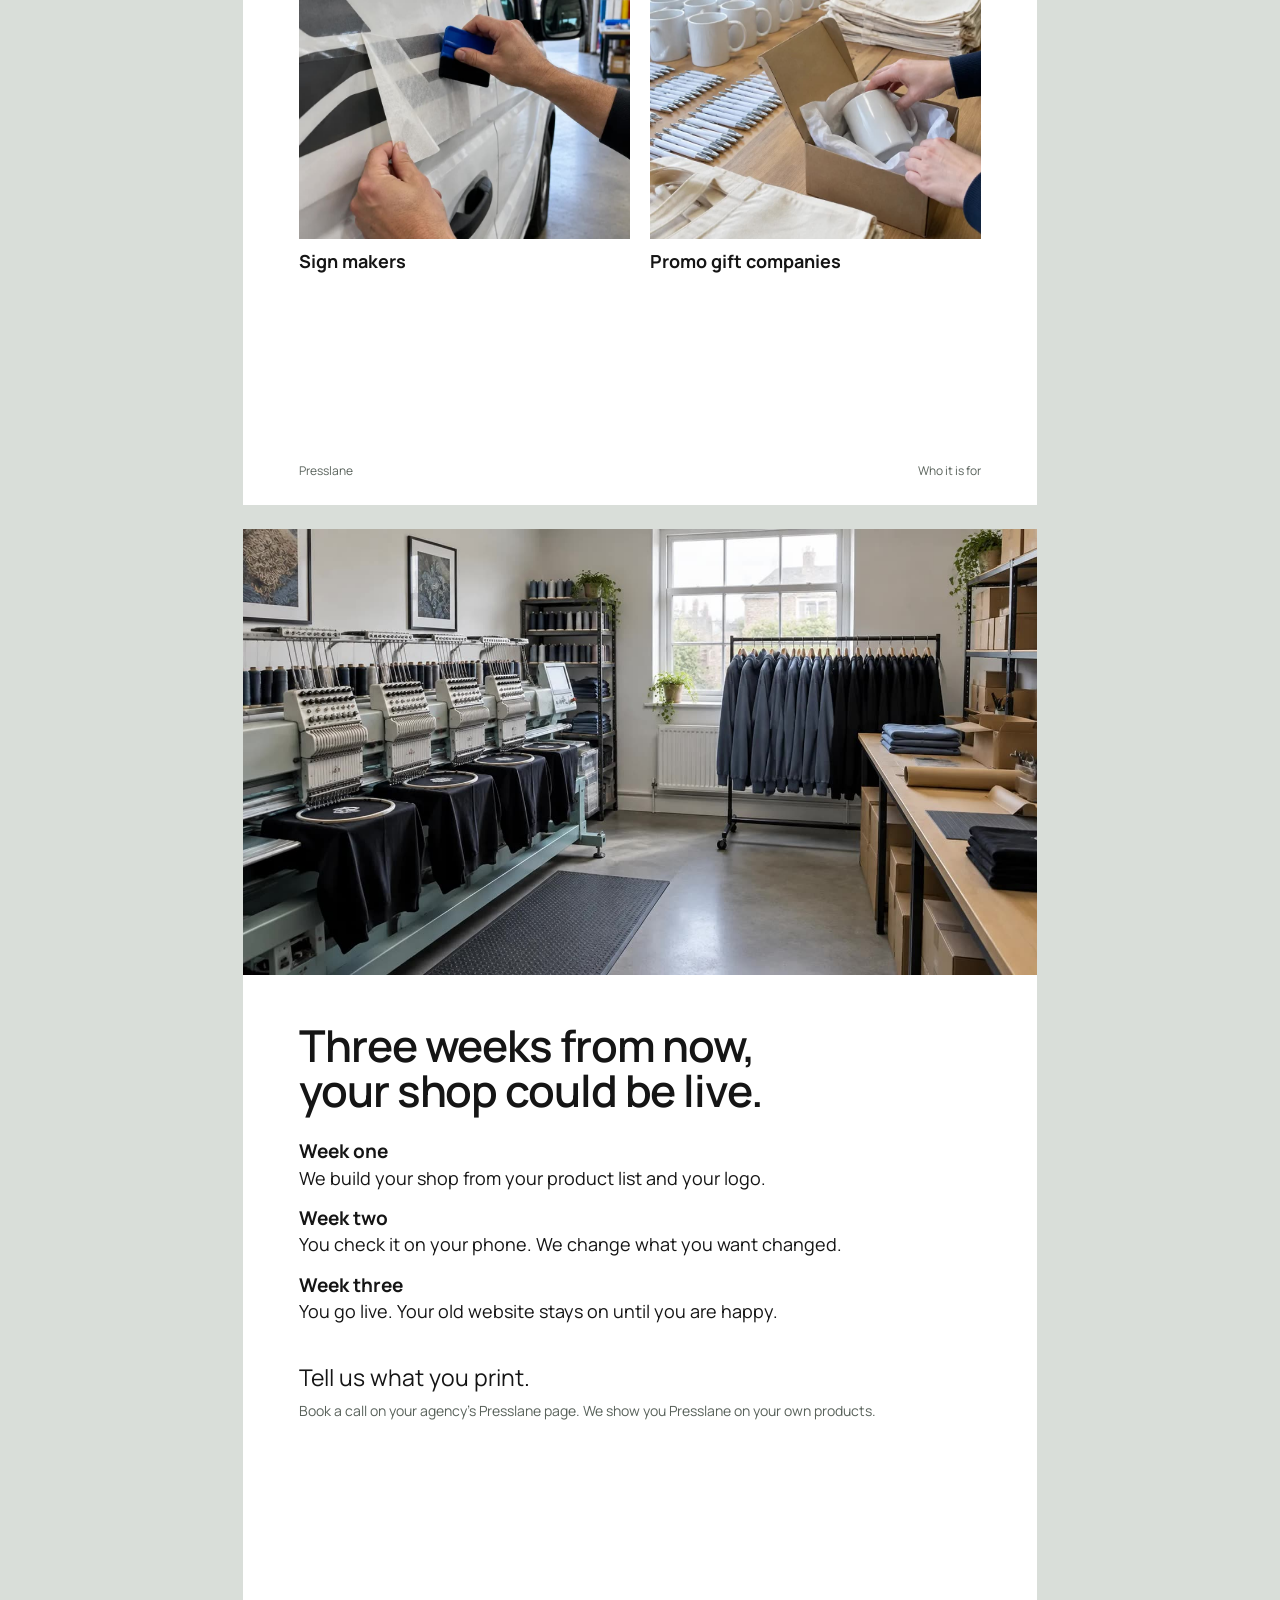
<file: presentation/index.html>
<!doctype html>
<html lang="en-GB">
<head>
<meta charset="utf-8">
<meta name="viewport" content="width=device-width, initial-scale=1">
<title>Presslane presentation</title>
<style>
  /* The Presslane deck: fourteen A4 portrait pages with the same words, pictures and colours as the
     website. Printed to assets/presslane-presentation.pdf. Open this file in Chrome and print it
     (A4, portrait, no margins, background graphics on), or run tools/render-presentation.mjs. */
  @font-face { font-family: "Manrope"; src: url("../assets/fonts/manrope-latin.woff2") format("woff2"); font-weight: 400 800; font-display: block; }
  :root {
    --paper: #ffffff; --field: #e4efe8; --ink: #151515; --muted: #58615a; --accent: #29735c; --accent-ink: #ffffff;
    --dark: #0c221d; --dark-ink: #f1f5f2; --dark-muted: #b4c9bd; --ui-line: #d8ddd8;
    --font: "Manrope", system-ui, -apple-system, "Segoe UI", sans-serif;
  }
  @page { size: 210mm 297mm; margin: 0; }
  * { box-sizing: border-box; }
  html, body { margin: 0; background: #d9ded9; font-family: var(--font); color: var(--ink); -webkit-print-color-adjust: exact; print-color-adjust: exact; }
  h1, h2, h3, p, figure, ul, ol, dl, dd { margin: 0; }
  img, svg { display: block; max-width: 100%; }
  .page {
    width: 210mm; height: 297mm; position: relative; overflow: hidden; background: var(--paper);
    break-after: page; page-break-after: always; display: grid; grid-template-rows: auto 1fr;
  }
  .page:last-child { break-after: auto; page-break-after: auto; }
  @media screen { .page { margin: 24px auto; } }
  @media print { html, body { background: #fff; } .page { margin: 0; } }

  h1 { font-size: 60px; line-height: 1; letter-spacing: -0.03em; font-weight: 600; text-wrap: balance; }
  h2 { font-size: 44px; line-height: 1.04; letter-spacing: -0.025em; font-weight: 600; text-wrap: balance; }
  h3 { font-size: 22px; line-height: 1.2; font-weight: 700; }
  .lead { font-size: 23px; line-height: 1.35; }
  p, li, dd, dt { font-size: 18px; line-height: 1.45; }
  .small { font-size: 14px; line-height: 1.4; color: var(--muted); }
  b { font-weight: 700; }
  .pad { padding: 48px 56px 56px; display: grid; gap: 20px; align-content: start; }
  .pic { width: 100%; height: 100%; object-fit: cover; }
  .top { height: 128mm; position: relative; overflow: hidden; }
  .top img { width: 100%; height: 100%; object-fit: cover; }
  .top.field { background: var(--field); display: grid; place-items: center; padding: 24px 40px; }
  .top.field svg { width: 100%; height: 100%; }
  .foot { position: absolute; left: 56px; right: 56px; bottom: 26px; display: flex; justify-content: space-between; font-size: 12px; color: var(--muted); }
  .lockup { width: 230px; }
  .button { display: inline-flex; align-items: center; min-height: 52px; padding: 0 24px; background: var(--accent); color: var(--accent-ink); font-weight: 700; font-size: 18px; width: max-content; }

  .three { display: grid; grid-template-columns: repeat(3, 1fr); gap: 18px; align-content: start; }
  .three img { width: 100%; height: 300px; object-fit: cover; }
  .three figcaption { margin-top: 12px; font-size: 15px; line-height: 1.35; }
  .three figcaption b { display: block; font-size: 17px; }
  .two-up { display: grid; grid-template-columns: 1fr 1fr; gap: 18px 20px; align-content: start; }
  .two-up img { width: 100%; height: 300px; object-fit: cover; }
  .two-up figcaption { margin-top: 10px; font-size: 18px; font-weight: 700; }

  /* interface fragments */
  [data-ui] { background: #fff; color: #1a1d1b; font-size: 16px; line-height: 1.35; border: 1.5px solid var(--ui-line); }
  .ui-quote { padding: 18px 20px; display: grid; gap: 14px; width: 100%; }
  .ui-row { display: flex; gap: 16px; align-items: center; justify-content: space-between; }
  .ui-row .grow { flex: 1; min-width: 0; }
  .ui-thumb { width: 64px; height: 64px; background: var(--field); flex: none; display: grid; place-items: center; overflow: hidden; }
  .ui-thumb svg, .ui-thumb img { width: 100%; height: 100%; }
  .ui-name { font-weight: 700; }
  .ui-sub { color: #58615a; font-size: 15px; }
  .ui-money { font-variant-numeric: tabular-nums; font-weight: 700; white-space: nowrap; }
  .ui-total { border-top: 1.5px solid var(--ui-line); padding-top: 12px; }
  .ui-btn { display: inline-flex; align-items: center; min-height: 44px; padding: 0 16px; background: var(--accent); color: #fff; font-weight: 700; border-radius: 6px; font-size: 16px; }
  .ui-ok { color: var(--accent); font-weight: 700; }
  .ui-head { display: flex; justify-content: space-between; gap: 16px; font-size: 14px; color: #58615a; padding: 14px 20px; border-bottom: 1.5px solid var(--ui-line); }
  .ui-body { padding: 18px 20px; display: grid; gap: 14px; }
  .ui-frames { display: grid; grid-template-columns: repeat(3, 1fr); gap: 10px; border: 0; background: transparent; }
  .ui-card { height: 104px; border: 1.5px solid var(--ui-line); background: #fff; padding: 12px 14px; font-size: 15px; display: grid; align-content: space-between; }
  .ui-card .ui-stage { font-size: 13px; color: #58615a; }
  .ui-card.live { border-color: var(--accent); background: #eef6f2; }
  .ui-mail { padding: 18px 20px; display: grid; gap: 8px; }
  .ui-mail .ui-from { font-size: 14px; color: #58615a; }
  .ui-mail .ui-subject { font-weight: 700; font-size: 18px; }
  .ui-track { padding: 20px; }
  .ui-track ol { display: grid; grid-template-columns: repeat(6, 1fr); gap: 6px; padding: 0; list-style: none; }
  .ui-track li { font-size: 13px; text-align: center; color: #58615a; display: grid; gap: 8px; justify-items: center; }
  .ui-track li i { display: block; width: 16px; height: 16px; border-radius: 50%; background: #fff; border: 2px solid var(--ui-line); }
  .ui-track li.done i { background: var(--accent); border-color: var(--accent); }
  .ui-track li.done { color: #1a1d1b; }
  .ui-track li.now i { border-color: var(--accent); background: var(--accent); box-shadow: inset 0 0 0 4px #fff; }
  .ui-track .ui-note { margin-top: 14px; font-size: 15px; }
  .swatch { display: inline-block; width: 13px; height: 13px; border-radius: 50%; vertical-align: -1px; margin-right: 5px; border: 1px solid rgba(0,0,0,.15); }

  /* the steps on the lane page */
  .steps { display: grid; gap: 14px; }
  .steps p { font-size: 17px; line-height: 1.4; }

  /* the sheet */
  .sheet { background: var(--paper); padding: 44px 40px 48px; clip-path: polygon(0 10px, 2.5% 0, 5% 10px, 7.5% 0, 10% 10px, 12.5% 0, 15% 10px, 17.5% 0, 20% 10px, 22.5% 0, 25% 10px, 27.5% 0, 30% 10px, 32.5% 0, 35% 10px, 37.5% 0, 40% 10px, 42.5% 0, 45% 10px, 47.5% 0, 50% 10px, 52.5% 0, 55% 10px, 57.5% 0, 60% 10px, 62.5% 0, 65% 10px, 67.5% 0, 70% 10px, 72.5% 0, 75% 10px, 77.5% 0, 80% 10px, 82.5% 0, 85% 10px, 87.5% 0, 90% 10px, 92.5% 0, 95% 10px, 97.5% 0, 100% 10px, 100% calc(100% - 10px), 97.5% 100%, 95% calc(100% - 10px), 92.5% 100%, 90% calc(100% - 10px), 87.5% 100%, 85% calc(100% - 10px), 82.5% 100%, 80% calc(100% - 10px), 77.5% 100%, 75% calc(100% - 10px), 72.5% 100%, 70% calc(100% - 10px), 67.5% 100%, 65% calc(100% - 10px), 62.5% 100%, 60% calc(100% - 10px), 57.5% 100%, 55% calc(100% - 10px), 52.5% 100%, 50% calc(100% - 10px), 47.5% 100%, 45% calc(100% - 10px), 42.5% 100%, 40% calc(100% - 10px), 37.5% 100%, 35% calc(100% - 10px), 32.5% 100%, 30% calc(100% - 10px), 27.5% 100%, 25% calc(100% - 10px), 22.5% 100%, 20% calc(100% - 10px), 17.5% 100%, 15% calc(100% - 10px), 12.5% 100%, 10% calc(100% - 10px), 7.5% 100%, 5% calc(100% - 10px), 2.5% 100%, 0 calc(100% - 10px)); }
  .sheet h2 { text-align: center; margin-bottom: 30px; }
  .group + .group { margin-top: 26px; }
  .group h3 { margin-bottom: 12px; font-size: 20px; }
  .item + .item { margin-top: 12px; }
  .item .name { font-size: 20px; font-weight: 600; display: block; }
  .item .desc { font-size: 15px; color: var(--muted); line-height: 1.35; }

  /* prices */
  .big { font-size: 128px; line-height: 0.95; letter-spacing: -0.04em; font-weight: 700; }
  .prow { display: flex; justify-content: space-between; align-items: baseline; gap: 16px; font-size: 22px; font-weight: 600; }
  .prow .money { font-variant-numeric: tabular-nums; white-space: nowrap; }
  .pitem + .pitem { margin-top: 16px; }
  .pdesc { font-size: 16px; color: var(--muted); line-height: 1.4; margin-top: 4px; max-width: 42ch; }
  .pdesc.ink { color: var(--ink); max-width: none; }

  /* films */
  .films { display: grid; grid-template-columns: 1fr 1fr; gap: 20px 20px; align-content: start; }
  .films img { width: 100%; aspect-ratio: 16 / 9; object-fit: cover; background: var(--dark); }
  .films figcaption { display: flex; justify-content: space-between; font-size: 17px; margin-top: 8px; }
  .films figcaption b { font-weight: 700; }

  /* their words, your quote */
  .ask-in { background: var(--dark); color: var(--dark-ink); padding: 72px 56px 56px; position: relative; height: 128mm; }
  .ask-in .msg { font-size: 34px; line-height: 1.25; max-width: 16ch; }
  .ask-out { background: var(--field); padding: 56px 56px 56px; position: relative; display: grid; align-content: start; }
  .ask-title { font-size: 52px; font-weight: 600; letter-spacing: -0.03em; line-height: 1; position: absolute; left: 56px; bottom: 44px; }
  .ask-out .ask-title { left: auto; right: 56px; }

  .weeks dt { font-weight: 700; font-size: 19px; }
  .weeks dd { font-size: 18px; margin-bottom: 14px; line-height: 1.4; }
</style>
</head>
<body>

<svg width="0" height="0" style="position:absolute" aria-hidden="true">
  <defs>
    <symbol id="logo-okafor" viewBox="0 0 132 60">
      <path d="M10 30 L34 10 L58 30 H48 L34 18 L20 30 Z" fill="currentColor"/>
      <rect x="28" y="30" width="12" height="14" fill="currentColor"/>
      <text x="66" y="28" font-family="Manrope, sans-serif" font-weight="800" font-size="15" fill="currentColor" letter-spacing="-0.5">OKAFOR</text>
      <text x="66" y="44" font-family="Manrope, sans-serif" font-weight="500" font-size="11" fill="currentColor" letter-spacing="1.2">ROOFING</text>
    </symbol>
    <symbol id="hoodie" viewBox="0 0 800 900">
      <image href="img/hoodie.jpg" x="100" y="104" width="600" height="693" preserveAspectRatio="xMidYMid meet"/>
      <use href="#logo-okafor" x="424.5" y="389.5" width="99" height="45" color="#F3F2F2"/>
    </symbol>
  </defs>
</svg>

<!-- 1. Cover -->
<section class="page">
  <div class="top field" style="height:150mm;">
    <svg viewBox="0 0 800 900" role="img" aria-label="A slate blue hoodie with a customer's logo on the left chest"><use href="#hoodie"/></svg>
  </div>
  <div class="pad" style="gap:22px; padding-top:40px;">
    <img class="lockup" src="../assets/presslane-lockup.svg" alt="Presslane" width="230" height="29">
    <h1>Runs the shop<br>while you print.</h1>
    <p class="lead">Presslane sends your quotes, keeps customers in the loop and tracks every job. You print. Add phone answering and it picks up when you cannot.</p>
    <p class="small">For printers, embroiderers, sign makers and promo gift companies. £199 a month.</p>
  </div>
</section>

<!-- 2. Where the money goes -->
<section class="page" style="grid-template-rows:1fr;">
  <div class="pad" style="gap:40px; padding-top:72px;">
    <h2>A print shop loses money between jobs, not on them.</h2>
    <div class="three">
      <figure><img src="img/gap-quote.jpg" alt="A paper quote half pushed into a desk drawer"><figcaption><b>The quote nobody chased.</b> Most lost quotes were never followed up.</figcaption></figure>
      <figure><img src="img/gap-phone.jpg" alt="A desk phone ringing on a print shop counter"><figcaption><b>The customer who rang three times.</b> “Where is my order?” is the call you get most.</figcaption></figure>
      <figure><img src="img/gap-bench.jpg" alt="A finished box with a hoodie on top, on a workbench"><figcaption><b>The job that sat on the bench.</b> It was finished. The computer said it was not.</figcaption></figure>
    </div>
    <p class="lead" style="margin-top:12px;">Presslane closes those gaps. Here is one job, start to finish.</p>
  </div>
  <div class="foot"><span>Presslane</span><span>Where the money goes</span></div>
</section>

<!-- 3. One job, start to finish -->
<section class="page" style="grid-template-rows:1fr;">
  <div class="pad" style="gap:36px; padding-top:72px;">
    <h2>One job, start to finish</h2>
    <svg viewBox="0 0 760 200" role="img" aria-label="Six steps: quote, yes, check, make, send, done" style="width:100%;height:auto;">
      <line x1="60" y1="90" x2="700" y2="90" stroke="#151515" stroke-width="2"/>
      <g font-family="Manrope, sans-serif" font-size="16" fill="#151515" text-anchor="middle">
        <circle cx="60" cy="90" r="24" fill="#ffffff" stroke="#151515" stroke-width="2"/><path d="M49 84 h22 v12 h-13 l-5 5 v-5 h-4z" fill="none" stroke="#151515" stroke-width="2"/><text x="60" y="138">Quote</text>
        <circle cx="188" cy="90" r="24" fill="#ffffff" stroke="#151515" stroke-width="2"/><path d="M177 90 l8 8 l14 -15" fill="none" stroke="#151515" stroke-width="2.5"/><text x="188" y="138">Yes</text>
        <circle cx="316" cy="90" r="24" fill="#ffffff" stroke="#151515" stroke-width="2"/><ellipse cx="316" cy="90" rx="13" ry="7.5" fill="none" stroke="#151515" stroke-width="2"/><circle cx="316" cy="90" r="3.2" fill="#151515"/><text x="316" y="138">Check</text>
        <circle cx="444" cy="90" r="24" fill="#29735c"/><path d="M433 101 l22 -22 M448 78 l7 7" fill="none" stroke="#ffffff" stroke-width="2.5"/><text x="444" y="138" font-weight="700">Make</text>
        <circle cx="572" cy="90" r="24" fill="#ffffff" stroke="#151515" stroke-width="2"/><rect x="561" y="83" width="22" height="15" fill="none" stroke="#151515" stroke-width="2"/><path d="M561 83 l11 8 l11 -8" fill="none" stroke="#151515" stroke-width="2"/><text x="572" y="138">Send</text>
        <circle cx="700" cy="90" r="24" fill="#ffffff" stroke="#151515" stroke-width="2"/><path d="M692 79 v22 M692 79 h15 l-4 5.5 l4 5.5 h-15" fill="none" stroke="#151515" stroke-width="2"/><text x="700" y="138">Done</text>
      </g>
      <rect x="402" y="26" width="84" height="28" rx="4" fill="#29735c"/><text x="444" y="45" font-family="Manrope, sans-serif" font-size="13" font-weight="700" text-anchor="middle" fill="#ffffff">48 hoodies</text>
      <g fill="none" stroke="#58615a" stroke-width="1.5">
        <rect x="52" y="156" width="16" height="11"/><path d="M52 156 l8 6 l8 -6"/><rect x="180" y="156" width="16" height="11"/><path d="M180 156 l8 6 l8 -6"/><rect x="308" y="156" width="16" height="11"/><path d="M308 156 l8 6 l8 -6"/><rect x="436" y="156" width="16" height="11"/><path d="M436 156 l8 6 l8 -6"/><rect x="564" y="156" width="16" height="11"/><path d="M564 156 l8 6 l8 -6"/><rect x="692" y="156" width="16" height="11"/><path d="M692 156 l8 6 l8 -6"/>
      </g>
      <text x="380" y="192" font-family="Manrope, sans-serif" font-size="13" text-anchor="middle" fill="#58615a">The customer gets an email at each step, in your name.</text>
    </svg>
    <p class="lead">Sam wants 48 hoodies with his logo on the chest. Here is what happens.</p>
    <div class="steps">
      <p><b>Quote.</b> Presslane sends a price in minutes, with his logo on the hoodie.</p>
      <p><b>Yes.</b> He says yes and pays online. The job starts.</p>
      <p><b>Check.</b> He looks at the picture and approves it with one tap.</p>
      <p><b>Make.</b> You print or stitch. A scan at the bench updates the job.</p>
      <p><b>Send.</b> Pack it, scan it, post it. He gets the tracking number.</p>
      <p><b>Done.</b> He got an email at every step. In your name.</p>
    </div>
  </div>
  <div class="foot"><span>Presslane</span><span>One job</span></div>
</section>

<!-- 4. A customer asks -->
<section class="page">
  <div class="top field">
    <svg viewBox="0 0 800 900" role="img" aria-label="The hoodie with the logo, stamped Quote sent">
      <use href="#hoodie"/>
      <g transform="translate(150 120) rotate(-6)"><rect width="236" height="64" fill="#ffffff" stroke="#29735c" stroke-width="4"/><text x="118" y="42" text-anchor="middle" font-family="Manrope, sans-serif" font-weight="800" font-size="26" fill="#29735c">Quote sent</text></g>
    </svg>
  </div>
  <div class="pad">
    <h2>A customer asks.</h2>
    <p class="lead">Presslane sends him a price in minutes, with his logo on the hoodie. He says yes and pays online.</p>
    <div class="ui-quote" data-ui style="margin-top:8px;">
      <div class="ui-row">
        <div class="ui-thumb"><svg viewBox="0 0 800 900"><use href="#hoodie"/></svg></div>
        <div class="grow"><div class="ui-name">48 × AWDis JH001 hoodie, airforce blue</div><div class="ui-sub">Left chest logo, embroidered</div></div>
        <div class="ui-money">£23.76 each</div>
      </div>
      <div class="ui-row ui-total"><span>Total</span><span class="ui-money">£1,140.48 + VAT</span></div>
      <div class="ui-row"><span class="ui-sub">Holds for 14 days</span><span class="ui-btn">Accept and pay</span></div>
    </div>
  </div>
  <div class="foot"><span>Presslane</span><span>One job · quote</span></div>
</section>

<!-- 5. He checks the picture -->
<section class="page">
  <div class="top field">
    <svg viewBox="0 0 800 900" role="img" aria-label="The hoodie with the logo, stamped Approved">
      <use href="#hoodie"/>
      <g transform="translate(150 120) rotate(-6)"><rect width="214" height="64" fill="#29735c"/><text x="107" y="42" text-anchor="middle" font-family="Manrope, sans-serif" font-weight="800" font-size="26" fill="#ffffff">Approved</text></g>
    </svg>
  </div>
  <div class="pad">
    <h2>He checks the picture.</h2>
    <p class="lead">Sam sees his logo on the hoodie and approves it with one tap. The job sheet prints at the bench.</p>
    <div class="ui-quote" data-ui style="margin-top:8px;">
      <div class="ui-row">
        <div class="ui-thumb"><svg viewBox="0 0 800 900"><use href="#hoodie"/></svg></div>
        <div class="grow"><div class="ui-name">Proof for job PL-04821</div><div class="ui-sub">Left chest · 90 × 41 mm · 8,000 stitches</div></div>
      </div>
      <div class="ui-row"><span class="ui-ok">Approved by Sam, 14:32</span><span class="ui-sub">Job sheet printed</span></div>
    </div>
  </div>
  <div class="foot"><span>Presslane</span><span>One job · check</span></div>
</section>

<!-- 6. You make it -->
<section class="page">
  <div class="top"><img src="img/make-poster.jpg" alt="An embroidery machine stitching a logo onto a hoodie"></div>
  <div class="pad">
    <h2>You make it.</h2>
    <p class="lead">Print or stitch, as you always have. Scan the job sheet at the bench and the job moves on the board. Sam gets an email.</p>
    <div class="ui-frames" data-ui style="margin-top:8px;">
      <div class="ui-card"><span class="ui-stage">Artwork</span><span>Approved</span></div>
      <div class="ui-card live"><span class="ui-stage">Making</span><span><b>PL-04821</b> · 48 hoodies</span></div>
      <div class="ui-card"><span class="ui-stage">Packed</span><span>Waiting</span></div>
    </div>
  </div>
  <div class="foot"><span>Presslane</span><span>One job · make</span></div>
</section>

<!-- 7. You send it -->
<section class="page">
  <div class="top"><img src="img/send-poster.jpg" alt="Hands boxing a hoodie beside a job sheet with a barcode"></div>
  <div class="pad">
    <h2>You send it.</h2>
    <p class="lead">Pack it, scan it, post it. Sam gets the tracking number the moment it leaves.</p>
    <div class="ui-mail" data-ui style="margin-top:8px;">
      <div class="ui-from">From Northside Print to Sam</div>
      <div class="ui-subject">Your hoodies are on their way</div>
      <div>DPD · 1534 2345 6789 · arriving Thursday</div>
    </div>
  </div>
  <div class="foot"><span>Presslane</span><span>One job · send</span></div>
</section>

<!-- 8. Every step, Sam is told -->
<section class="page">
  <div class="top"><img src="img/delivered.jpg" alt="An open parcel of hoodies on an office desk"></div>
  <div class="pad">
    <h2>Every step, Sam is told.</h2>
    <p class="lead">Each email comes from your shop, in your name. He can check the job any time on your website, so he does not need to ring.</p>
    <div class="ui-track" data-ui style="margin-top:8px;">
      <ol>
        <li class="done"><i></i>Quote</li><li class="done"><i></i>Paid</li><li class="done"><i></i>Approved</li>
        <li class="done"><i></i>Made</li><li class="done"><i></i>Sent</li><li class="now"><i></i>Delivered</li>
      </ol>
      <div class="ui-note">Six emails sent, in your name. No calls needed.</div>
    </div>
  </div>
  <div class="foot"><span>Presslane</span><span>One job · done</span></div>
</section>

<!-- 9. What's in the box -->
<section class="page" style="grid-template-rows:1fr; background:var(--field);">
  <div class="pad" style="align-content:center; padding:40px;">
    <div class="sheet">
      <h2>What’s in the box</h2>
      <div class="group">
        <h3>Selling</h3>
        <div class="item"><span class="name">Online shop</span><span class="desc">Your products, your prices, your logo. Customers order and pay.</span></div>
        <div class="item"><span class="name">Quotes</span><span class="desc">Build a quote in minutes. Customers accept and pay online.</span></div>
        <div class="item"><span class="name">Club and school shops</span><span class="desc">A shop for each team or school, on its own web address.</span></div>
      </div>
      <div class="group">
        <h3>Making</h3>
        <div class="item"><span class="name">Job board</span><span class="desc">Every job on one board. Scan at the bench to move it on.</span></div>
        <div class="item"><span class="name">Customer updates</span><span class="desc">An email at every step, in your name.</span></div>
      </div>
      <div class="group">
        <h3>Money</h3>
        <div class="item"><span class="name">Customer accounts</span><span class="desc">Trade customers order now and pay later, up to a limit you set.</span></div>
        <div class="item"><span class="name">Invoices</span><span class="desc">Sent when the job goes out. Paid online.</span></div>
      </div>
      <p class="small" style="text-align:center; margin-top:30px;">All of it for £199 a month.</p>
    </div>
  </div>
</section>

<!-- 10. Their words. Your quote. -->
<section class="page" style="grid-template-rows:auto 1fr;">
  <div class="ask-in">
    <p class="small" style="color:var(--dark-muted); margin-bottom:18px;">A customer writes to you.</p>
    <p class="msg">Hi, can I get 48 hoodies with our logo on the chest? Navy if you have it. Need them by the 18th.</p>
    <div class="ask-title">Their words.</div>
  </div>
  <div class="ask-out">
    <div data-ui>
      <div class="ui-head"><span>Quote Q-0422 · Northside Print</span><span>Holds for 14 days</span></div>
      <div class="ui-body">
        <div class="ui-row">
          <div class="ui-thumb"><svg viewBox="0 0 800 900"><use href="#hoodie"/></svg></div>
          <div class="grow"><div class="ui-name">48 × AWDis JH001 hoodie</div><div class="ui-sub"><i class="swatch" style="background:#1F2A44"></i>Navy · left chest logo, embroidered</div></div>
          <div class="ui-money">£23.76 each</div>
        </div>
        <div class="ui-row"><span class="ui-sub">48 is in the 25+ price band. 10% off.</span></div>
        <div class="ui-row ui-total"><span>Total</span><span class="ui-money">£1,140.48 + VAT</span></div>
        <div class="ui-row"><span class="ui-sub">Delivery by the 18th</span><span class="ui-btn">Accept and pay</span></div>
      </div>
    </div>
    <div class="ask-title">Your quote.</div>
  </div>
</section>

<!-- 11. One price -->
<section class="page" style="grid-template-rows:1fr;">
  <div class="pad" style="gap:28px; padding-top:72px;">
    <h2>One price</h2>
    <div class="big">£199</div>
    <p class="lead">a month, plus VAT. No set-up fee. Three months to start, then month by month.</p>
    <div style="margin-top:12px;">
      <h3 style="margin-bottom:10px; font-weight:500;">The package</h3>
      <p class="pdesc ink">Online shop, quotes, job board, customer updates, club shops, customer accounts and invoices.</p>
    </div>
    <div>
      <h3 style="margin-bottom:14px; font-weight:500;">Add if you want them</h3>
      <div class="pitem"><div class="prow"><span>Phone answering</span><span class="money">£250</span></div><p class="pdesc">Answered in your name, day and night. It knows your prices, sizes and every order.</p></div>
      <div class="pitem"><div class="prow"><span>Quote follow-up</span><span class="money">£250</span></div><p class="pdesc">When a quote goes quiet, it follows up by WhatsApp, text and email until they answer. You see every message.</p></div>
      <div class="pitem"><div class="prow"><span>Logo pictures</span><span class="money">£100</span></div><p class="pdesc">Customers see their logo on the product before they buy. That picture becomes the proof.</p></div>
      <div class="pitem"><div class="prow"><span>Found on Google</span><span class="money">£250</span></div><p class="pdesc">We help people near you find your shop.</p></div>
      <div class="pitem"><div class="prow"><span>Social posts</span><span class="money">£500</span></div><p class="pdesc">We make and post your social media for you. Each add-on is a month, plus VAT.</p></div>
    </div>
  </div>
  <div class="foot"><span>Presslane</span><span>Price</span></div>
</section>

<!-- 12. The real system, on film -->
<section class="page" style="grid-template-rows:1fr;">
  <div class="pad" style="gap:28px; padding-top:72px;">
    <h2>The real system, on film</h2>
    <p class="lead">Six short films, recorded in Presslane, on your Presslane page.</p>
    <div class="films">
      <figure><img src="img/storefront-setup.jpg" alt="The storefront film"><figcaption><b>Storefront</b><span>0:48</span></figcaption></figure>
      <figure><img src="img/club-shop-setup.jpg" alt="The club shops film"><figcaption><b>Club shops</b><span>1:14</span></figcaption></figure>
      <figure><img src="img/client-quotes.jpg" alt="The quotes film"><figcaption><b>Quotes</b><span>1:42</span></figcaption></figure>
      <figure><img src="img/customer-trading.jpg" alt="The customer accounts film"><figcaption><b>Customer accounts</b><span>0:46</span></figcaption></figure>
      <figure><img src="img/order-pipeline.jpg" alt="The order pipeline film"><figcaption><b>Order pipeline</b><span>1:07</span></figcaption></figure>
      <figure><img src="img/voice-ai.jpg" alt="The phone answering film"><figcaption><b>Phone answering</b><span>1:27</span></figcaption></figure>
    </div>
  </div>
  <div class="foot"><span>Presslane</span><span>Films</span></div>
</section>

<!-- 13. For people who print and stitch -->
<section class="page" style="grid-template-rows:1fr;">
  <div class="pad" style="gap:28px; padding-top:72px;">
    <h2>For people who print and stitch</h2>
    <p class="lead">One person in a unit, or a team of twenty.</p>
    <div class="two-up">
      <figure><img src="img/shop-print.jpg" alt="Screen printing a t-shirt"><figcaption>Garment printers</figcaption></figure>
      <figure><img src="img/shop-embroidery.jpg" alt="Embroidering a polo shirt"><figcaption>Embroiderers</figcaption></figure>
      <figure><img src="img/shop-signs.jpg" alt="Applying vinyl to a van door"><figcaption>Sign makers</figcaption></figure>
      <figure><img src="img/shop-promo.jpg" alt="Boxing mugs, pens and tote bags"><figcaption>Promo gift companies</figcaption></figure>
    </div>
  </div>
  <div class="foot"><span>Presslane</span><span>Who it is for</span></div>
</section>

<!-- 14. How we get you going -->
<section class="page">
  <div class="top" style="height:118mm;"><img src="img/workshop.jpg" alt="A small embroidery and print workshop in the morning"></div>
  <div class="pad" style="gap:24px;">
    <h2>Three weeks from now, your shop could be live.</h2>
    <dl class="weeks">
      <dt>Week one</dt><dd>We build your shop from your product list and your logo.</dd>
      <dt>Week two</dt><dd>You check it on your phone. We change what you want changed.</dd>
      <dt>Week three</dt><dd>You go live. Your old website stays on until you are happy.</dd>
    </dl>
    <div>
      <p class="lead" style="margin-bottom:8px;">Tell us what you print.</p>
      <p class="small">Book a call on your agency’s Presslane page. We show you Presslane on your own products.</p>
    </div>
  </div>
</section>

</body>
</html>
</file>
<file: styles.css>
/* Presslane marketing site — the split stage.
   One typeface (Manrope), white paper, Presslane green, square corners.
   Half the screen is a stage that follows one job; the other half is a calm reading column. */

@font-face {
  font-family: "Manrope";
  src: url("assets/fonts/manrope-latin.woff2") format("woff2");
  font-weight: 400 800;
  font-display: swap;
}

:root {
  --ground: #eef1ee;        /* the page behind the two panels */
  --paper: #ffffff;         /* the reading sheet */
  --field: #e4efe8;         /* the stage field, pale Presslane green */
  --ink: #151515;
  --muted: #58615a;
  --accent: #29735c;        /* Presslane green */
  --accent-strong: #1f5a48;
  --accent-ink: #ffffff;
  --dark: #0c221d;          /* the one dark field */
  --dark-ink: #f1f5f2;
  --dark-muted: #b4c9bd;
  --ui-line: #d8ddd8;       /* only inside interface fragments and forms */

  --font: "Manrope", system-ui, -apple-system, "Segoe UI", sans-serif;
  --step-small: 0.9375rem;
  --step-body: clamp(1.0625rem, 1rem + 0.3vw, 1.125rem);
  --step-lead: clamp(1.25rem, 1.1rem + 0.6vw, 1.5rem);
  --step-head: clamp(1.75rem, 1.25rem + 1.7vw, 2.5rem);
  --step-display: clamp(2.5rem, 1.6rem + 2.7vw, 3.5rem);

  --gap: 12px;
  --margin: clamp(20px, 3vw, 32px);
  --axis: clamp(24px, 8vw, 112px);       /* the reading column's left edge inside the sheet */
  --section: clamp(96px, 11vw, 176px);
  --radius: 0;

  --ease-out: cubic-bezier(0.22, 1, 0.36, 1);
  --ease-in-out: cubic-bezier(0.76, 0, 0.24, 1);
  --ease-soft: cubic-bezier(0.33, 1, 0.68, 1);
  --t-press: 140ms;
  --t-hover: 180ms;
  --t-ui: 240ms;
  --t-reveal: 800ms;
}

/* ---------- reset ---------- */
*, *::before, *::after { box-sizing: border-box; }
html { -webkit-text-size-adjust: 100%; text-size-adjust: 100%; }
body {
  margin: 0; background: var(--ground); color: var(--ink);
  font-family: var(--font); font-size: var(--step-body); line-height: 1.55;
  font-kerning: normal; -webkit-font-smoothing: antialiased; text-rendering: optimizeLegibility;
}
h1, h2, h3, p, figure, blockquote, ul, ol, dl, dd { margin: 0; }
ul[class], ol[class] { padding: 0; list-style: none; }
img, video, svg { display: block; max-width: 100%; }
img, video { height: auto; }
button, input, select, textarea { font: inherit; color: inherit; }
button { background: none; border: 0; padding: 0; cursor: pointer; }
a { color: inherit; }
h1, h2, h3 { font-weight: 600; text-wrap: balance; letter-spacing: -0.02em; line-height: 1.05; }
p { text-wrap: pretty; }
.sr-only { position: absolute; width: 1px; height: 1px; overflow: hidden; clip-path: inset(50%); white-space: nowrap; }
:focus-visible { outline: 2px solid var(--accent); outline-offset: 3px; }
::selection { background: var(--accent); color: var(--accent-ink); }
[hidden] { display: none !important; }
.skip { position: absolute; left: 16px; top: -100px; z-index: 100; background: var(--ink); color: #fff; padding: 12px 16px; font-weight: 700; }
.skip:focus { top: 12px; }

/* ---------- controls ---------- */
.button {
  display: inline-flex; align-items: center; justify-content: center; min-height: 56px; padding: 0 28px;
  background: var(--accent); color: var(--accent-ink); font-weight: 700; text-decoration: none; white-space: nowrap;
  border-radius: var(--radius);
  transition: transform var(--t-press) var(--ease-out), background-color var(--t-hover) ease;
}
.button:active { transform: scale(0.97); }
.button.quiet { background: var(--ink); }
.link { text-decoration: underline; text-decoration-color: transparent; text-underline-offset: 0.2em; text-decoration-thickness: 0.07em; transition: text-decoration-color var(--t-hover) ease; }
.link-plain { text-decoration: underline; text-underline-offset: 0.18em; text-decoration-thickness: 0.07em; }
@media (hover: hover) and (pointer: fine) {
  .button:hover { background-color: var(--accent-strong); }
  .button.quiet:hover { background-color: #000; }
  .link:hover { text-decoration-color: currentColor; }
}

/* =========================================================
   The split: reading sheet on the left, the stage on the right
   ========================================================= */
.split {
  display: grid; grid-template-columns: 1fr 1fr; gap: var(--gap);
  padding: var(--gap); align-items: stretch;   /* the stage column must run the full height, or its sticky panel has no room to travel */
}
.read { background: var(--paper); min-width: 0; border-radius: var(--radius); grid-column: 1; grid-row: 1; }
.stage { position: relative; min-width: 0; grid-column: 2; grid-row: 1; }
.stage-inner {
  position: sticky; top: var(--gap); height: calc(100svh - 2 * var(--gap));
  background: var(--field); overflow: hidden; border-radius: var(--radius);
}
.layer { position: absolute; inset: 0; opacity: 0; visibility: hidden; }
.layer.is-on { opacity: 1; visibility: visible; }
.layer img, .layer video { width: 100%; height: 100%; object-fit: cover; }
.layer-field { display: grid; place-items: center; padding: 5% 6% 84px; }
.layer-field svg { width: 100%; height: 100%; }
.layer-sheet { display: grid; place-items: center; padding: 6% 8% 84px; }
.layer-sheet svg { width: 100%; height: 100%; }

/* the bar across the bottom of the stage: your logo rides along */
.stage-bar {
  position: absolute; left: 0; right: 0; bottom: 0; height: 72px; z-index: 3;
  background: var(--paper); display: flex; align-items: center; gap: 10px; padding: 0 16px;
}
.stage-bar .bar-label { font-size: var(--step-small); font-weight: 700; margin-right: 6px; white-space: nowrap; }
.logo-pick {
  width: 56px; height: 36px; display: grid; place-items: center; background: var(--field); color: var(--ink);
  border-radius: var(--radius); transition: transform var(--t-press) var(--ease-out), background-color var(--t-hover) ease;
}
.logo-pick svg { width: 46px; height: 24px; }
.logo-pick[aria-pressed="true"] { background: var(--ink); color: #fff; }
.logo-pick:active { transform: scale(0.95); }
.upload { position: relative; overflow: hidden; display: inline-flex; align-items: center; min-height: 36px; padding: 0 12px; background: var(--accent); color: var(--accent-ink); font-weight: 700; font-size: var(--step-small); cursor: pointer; white-space: nowrap; }
.upload input { position: absolute; inset: 0; opacity: 0; cursor: pointer; }
.upload:focus-within { outline: 2px solid var(--ink); outline-offset: 2px; }
.bar-status { font-size: var(--step-small); color: var(--muted); margin-left: auto; max-width: 24ch; text-align: right; line-height: 1.3; }

/* stamps on the hoodie */
.stamp { opacity: 0; visibility: hidden; }

/* ---------- hero: the menu sheet ---------- */
.hero {
  min-height: calc(100svh - 2 * var(--gap));
  display: grid; grid-template-rows: auto 1fr; padding: 20px var(--margin) 0; text-align: center;
}
.top { display: grid; grid-template-columns: 1fr auto 1fr; align-items: center; gap: 16px; }
.top a.link { font-size: var(--step-small); font-weight: 600; text-decoration: none; }
.top a.link:first-child { justify-self: start; }
.top a.link:last-child { justify-self: end; }
.top .lockup { width: clamp(150px, 18vw, 260px); margin: 0 auto; }
.top .lockup img { width: 100%; }
.hero-body { align-self: start; padding-top: 20vh; padding-bottom: 72px; display: grid; gap: 22px; justify-items: center; }
.hero h1 { font-size: var(--step-display); font-weight: 600; line-height: 1.02; letter-spacing: -0.03em; max-width: 15ch; }
.hero .sub { font-size: var(--step-lead); line-height: 1.4; max-width: 38ch; }
.hero .button { margin-top: 10px; }

/* ---------- the gaps: narrow column, nothing else ---------- */
.gaps { padding: calc(var(--section) * 0.6) var(--margin) var(--section) var(--axis); }
.gaps .col { max-width: 340px; display: grid; gap: 1.1em; font-size: 1rem; line-height: 1.55; }
.gaps .col p:first-child { font-weight: 700; font-size: var(--step-body); }

/* ---------- one job: run-in column ---------- */
.job { padding: 0 var(--margin) var(--section) var(--axis); }
.job h2 { font-size: var(--step-head); margin-bottom: 48px; max-width: 16ch; }
.step { max-width: 46ch; }
.step + .step { margin-top: 72px; }
.step p { line-height: 1.6; }
.step p b { font-weight: 700; }
.evidence { margin-top: 20px; }
.m-pic { display: none; }   /* the phone's own pictures; the stage carries them on wide screens */

/* interface fragments: the product's own conventions apply inside */
[data-ui] { background: #fff; color: #1a1d1b; font-size: 15px; line-height: 1.4; border: 1px solid var(--ui-line); } /* taste-skill-ignore: the product's own border */
.ui-quote { padding: 14px 16px; display: grid; gap: 12px; }
.ui-row { display: flex; gap: 12px; align-items: center; justify-content: space-between; }
.ui-row .grow { flex: 1; min-width: 0; }
.ui-thumb { width: 56px; height: 56px; background: var(--field); flex: none; display: grid; place-items: center; overflow: hidden; }
.ui-thumb img, .ui-thumb svg { width: 100%; height: 100%; object-fit: contain; }
.ui-name { font-weight: 700; }
.ui-sub { color: #58615a; font-size: 14px; }
.ui-money { font-variant-numeric: tabular-nums; font-weight: 700; white-space: nowrap; }
.ui-total { border-top: 1px solid var(--ui-line); padding-top: 10px; } /* taste-skill-ignore: inside a data-ui fragment */
.ui-btn { display: inline-flex; align-items: center; min-height: 40px; padding: 0 14px; background: var(--accent); color: #fff; font-weight: 700; border-radius: 6px; font-size: 15px; }
.ui-ok { color: var(--accent); font-weight: 700; }
.ui-frames { display: grid; grid-template-columns: repeat(3, 1fr); gap: 8px; border: 0; background: transparent; }
.ui-card { height: 96px; border: 1px solid var(--ui-line); background: #fff; padding: 10px 12px; font-size: 14px; display: grid; align-content: space-between; } /* taste-skill-ignore: inside a data-ui fragment */
.ui-card .ui-stage { font-size: 12px; color: #58615a; }
.ui-card.live { border-color: var(--accent); background: #eef6f2; }
.ui-mail { padding: 14px 16px; display: grid; gap: 6px; }
.ui-mail .ui-from { font-size: 13px; color: #58615a; }
.ui-mail .ui-subject { font-weight: 700; font-size: 16px; }
.ui-track { padding: 16px; }
.ui-track ol { display: grid; grid-template-columns: repeat(6, 1fr); gap: 4px; padding: 0; list-style: none; counter-reset: none; }
.ui-track li { font-size: 12px; text-align: center; color: #58615a; display: grid; gap: 8px; justify-items: center; }
.ui-track li i { display: block; width: 14px; height: 14px; border-radius: 50%; background: #fff; border: 2px solid var(--ui-line); }
.ui-track li.done i { background: var(--accent); border-color: var(--accent); }
.ui-track li.done { color: #1a1d1b; }
.ui-track li.now i { border-color: var(--accent); box-shadow: inset 0 0 0 3px #fff; background: var(--accent); } /* taste-skill-ignore: a ring inside a data-ui fragment */
.ui-track .ui-note { margin-top: 12px; font-size: 14px; }

/* ---------- the box: a job sheet with the parts on it ---------- */
.box { background: var(--field); padding: 64px var(--margin) 88px var(--axis); }
.sheet {
  background: var(--paper); max-width: 560px; padding: 48px 32px 60px;
  clip-path: polygon(
    0 8px, 2.5% 0, 5% 8px, 7.5% 0, 10% 8px, 12.5% 0, 15% 8px, 17.5% 0, 20% 8px, 22.5% 0, 25% 8px, 27.5% 0, 30% 8px, 32.5% 0, 35% 8px, 37.5% 0, 40% 8px, 42.5% 0, 45% 8px, 47.5% 0, 50% 8px, 52.5% 0, 55% 8px, 57.5% 0, 60% 8px, 62.5% 0, 65% 8px, 67.5% 0, 70% 8px, 72.5% 0, 75% 8px, 77.5% 0, 80% 8px, 82.5% 0, 85% 8px, 87.5% 0, 90% 8px, 92.5% 0, 95% 8px, 97.5% 0, 100% 8px,
    100% calc(100% - 8px), 97.5% 100%, 95% calc(100% - 8px), 92.5% 100%, 90% calc(100% - 8px), 87.5% 100%, 85% calc(100% - 8px), 82.5% 100%, 80% calc(100% - 8px), 77.5% 100%, 75% calc(100% - 8px), 72.5% 100%, 70% calc(100% - 8px), 67.5% 100%, 65% calc(100% - 8px), 62.5% 100%, 60% calc(100% - 8px), 57.5% 100%, 55% calc(100% - 8px), 52.5% 100%, 50% calc(100% - 8px), 47.5% 100%, 45% calc(100% - 8px), 42.5% 100%, 40% calc(100% - 8px), 37.5% 100%, 35% calc(100% - 8px), 32.5% 100%, 30% calc(100% - 8px), 27.5% 100%, 25% calc(100% - 8px), 22.5% 100%, 20% calc(100% - 8px), 17.5% 100%, 15% calc(100% - 8px), 12.5% 100%, 10% calc(100% - 8px), 7.5% 100%, 5% calc(100% - 8px), 2.5% 100%, 0 calc(100% - 8px)
  );
}
.sheet h2 { text-align: center; font-size: var(--step-display); margin-bottom: 40px; }
.group + .group { margin-top: 44px; }
.group h3 { font-size: var(--step-body); font-weight: 700; margin-bottom: 18px; }
.item + .item { margin-top: 18px; }
.item-row { display: flex; justify-content: space-between; align-items: baseline; gap: 16px; }
.item-row .name { font-size: var(--step-body); font-weight: 600; }
.item-row .val { font-size: var(--step-small); color: var(--accent); font-weight: 700; white-space: nowrap; text-decoration: none; }
.item-row .val.plain { color: var(--muted); font-weight: 500; }
.item .desc { font-size: var(--step-small); color: var(--muted); max-width: 34ch; margin-top: 2px; }
.sheet .foot-line { margin-top: 44px; font-size: var(--step-small); color: var(--muted); text-align: center; }

/* =========================================================
   Showcase: their words on the dark field, your quote on the light
   ========================================================= */
.ask { display: grid; grid-template-columns: 1fr 1fr; position: relative; }
.ask-in, .ask-out { min-height: 90svh; padding: 26vh 8vw 140px; position: relative; }
.ask-in { background: var(--dark); color: var(--dark-ink); }
.ask-out { background: var(--field); color: var(--ink); }
.ask label.lbl { display: block; font-size: var(--step-small); color: var(--dark-muted); margin-bottom: 12px; }
.ask textarea {
  width: 100%; max-width: 34ch; min-height: 7.5em; resize: none; background: transparent; color: inherit; border: 0; padding: 0;
  font-size: clamp(1.25rem, 1rem + 0.9vw, 1.5rem); line-height: 1.4; caret-color: #fff;
}
.ask textarea:focus { outline: 0; }
.ask .hint { font-size: var(--step-small); color: var(--dark-muted); margin-top: 16px; max-width: 34ch; }
.ask-title { position: absolute; inset: 0; pointer-events: none; font-size: clamp(2.5rem, 5vw, 5rem); font-weight: 600; letter-spacing: -0.03em; line-height: 1; }
.ask-title span { position: absolute; bottom: 32px; }
.ask-title .a { left: 8vw; color: var(--dark-ink); }
.ask-title .b { right: 8vw; color: var(--ink); }
.quote-card { width: 100%; max-width: 500px; }
.quote-card .ui-head { display: flex; justify-content: space-between; gap: 12px; font-size: 14px; color: #58615a; padding: 12px 16px; border-bottom: 1px solid var(--ui-line); } /* taste-skill-ignore: inside a data-ui fragment */
.quote-card .ui-body { padding: 14px 16px; display: grid; gap: 12px; }
.swatch { display: inline-block; width: 12px; height: 12px; border-radius: 50%; vertical-align: -1px; margin-right: 4px; border: 1px solid rgba(0,0,0,.15); }

/* =========================================================
   Price: set like a menu
   ========================================================= */
.price { max-width: 1400px; margin: 0 auto; padding: var(--section) var(--margin); display: grid; grid-template-columns: repeat(12, minmax(0, 1fr)); column-gap: 24px; row-gap: 40px; }
.price-head { grid-column: 1 / span 4; }
.price-head h2 { font-size: var(--step-head); }
.price-head img { width: 100%; max-width: 300px; aspect-ratio: 4 / 5; object-fit: cover; margin-top: 32px; }
.price-list { grid-column: 5 / -1; display: grid; grid-template-columns: 1fr 1fr; gap: 48px 64px; align-content: start; }
.pgroup h3 { font-size: 24px; font-weight: 500; margin-bottom: 20px; letter-spacing: -0.01em; }
.prow { display: flex; justify-content: space-between; align-items: baseline; gap: 16px; font-size: var(--step-body); font-weight: 600; }
.prow .money { font-variant-numeric: tabular-nums; white-space: nowrap; }
.pitem + .pitem { margin-top: 22px; }
.pdesc { font-size: 1rem; color: var(--muted); max-width: 36ch; margin-top: 4px; line-height: 1.45; }
.pdesc.ink { color: var(--ink); }

/* =========================================================
   Films: sticky player, active list
   ========================================================= */
.films { max-width: 1400px; margin: 0 auto; padding: 0 var(--margin) var(--section); display: grid; grid-template-columns: 5fr 1fr 5fr; column-gap: 24px; }
.player { position: sticky; top: 12vh; grid-column: 1; align-self: start; }   /* start, not stretch: a grid item as tall as its row has nowhere to stick */
.player video { width: 100%; aspect-ratio: 16 / 9; background: #0c221d; }
.player .now { font-size: var(--step-small); color: var(--muted); margin-top: 10px; }
.film-list { grid-column: 3; }
.film-list h2 { font-size: var(--step-head); margin-bottom: 48px; }
.frow { display: flex; justify-content: space-between; align-items: baseline; gap: 16px; width: 100%; text-align: left; min-height: 58px; padding: 10px 0; font-size: clamp(1.25rem, 1.6vw, 1.5rem); color: var(--muted); font-weight: 500; transition: color var(--t-hover) ease; }
.frow .len { font-size: var(--step-small); color: var(--muted); font-variant-numeric: tabular-nums; }
.frow[aria-pressed="true"] { color: var(--ink); font-weight: 700; }
.frow[aria-pressed="true"] .len { color: var(--ink); }
.fdesc { display: none; font-size: var(--step-small); max-width: 34ch; padding: 0 0 18px; line-height: 1.5; }
.frow[aria-pressed="true"] + .fdesc { display: block; }
@media (hover: hover) and (pointer: fine) { .frow:hover { color: var(--ink); } }

/* =========================================================
   Who it is for: a row you drag
   ========================================================= */
.who { padding: 0 0 var(--section); overflow-x: clip; }   /* the pictures slide in from the right; nothing may widen the page meanwhile */
.who .head { max-width: 1400px; margin: 0 auto 32px; padding: 0 var(--margin); display: grid; gap: 12px; }
.who h2 { font-size: var(--step-head); max-width: 16ch; }
.who .head p { max-width: 46ch; }
.row { display: grid; grid-template-columns: repeat(4, minmax(0, 1fr)); gap: var(--gap); padding: 0 var(--margin); max-width: 1400px; margin: 0 auto; }
.row figure { min-width: 0; }
.row img { width: 100%; aspect-ratio: 4 / 5; object-fit: cover; }
.row figcaption { font-size: var(--step-body); font-weight: 700; margin-top: 10px; }

/* =========================================================
   Your questions: a person at the bench, and the answers
   ========================================================= */
.faq { max-width: 1400px; margin: 0 auto; padding: 0 var(--margin) var(--section); display: grid; grid-template-columns: 5fr 1fr 6fr; column-gap: 24px; align-items: start; }
.faq-pic { grid-column: 1; position: sticky; top: 12vh; }
.faq-pic img { width: 100%; aspect-ratio: 4 / 5; object-fit: cover; }
.faq-note { font-size: var(--step-body); margin-top: 18px; max-width: 40ch; }
.faq-list { grid-column: 3; }
.faq-list h2 { font-size: var(--step-head); margin-bottom: 40px; }
.faq dl { margin: 0; display: grid; gap: 28px; }
.qa dt { font-weight: 700; font-size: var(--step-lead); line-height: 1.25; max-width: 24ch; }
.qa dd { margin: 10px 0 0; max-width: 46ch; line-height: 1.6; }

/* the bottom bar on phones: the one action, kept within reach once the hero has gone */
.callbar { display: none; }

/* =========================================================
   Talk to us: a picture of the floor, then one field
   ========================================================= */
.talk { padding: 0 var(--margin) 120px; }
.talk-photo { max-width: 1400px; margin: 0 auto 88px; }
.talk-photo img { width: 100%; aspect-ratio: 16 / 7; object-fit: cover; }
.talk-col { max-width: 520px; margin: 0 auto; }
.prompt { font-size: var(--step-lead); font-weight: 500; line-height: 1.25; letter-spacing: -0.01em; }
.prompt .soft { display: block; color: var(--muted); }
.prompt .hard { display: block; color: var(--ink); }
.ask-form { margin-top: 28px; display: grid; gap: 12px; }
.field-wrap { position: relative; }
.field { width: 100%; height: 64px; padding: 0 72px 0 20px; background: var(--field); border: 0; font-size: 1.125rem; border-radius: var(--radius); }
.field.short { height: 56px; padding-right: 20px; }
.field:focus { outline: 2px solid var(--accent); outline-offset: -2px; }
.go { position: absolute; right: 10px; top: 10px; width: 44px; height: 44px; display: grid; place-items: center; background: var(--accent); color: #fff; border-radius: var(--radius); transition: transform var(--t-press) var(--ease-out), background-color var(--t-hover) ease; }
.go:active { transform: scale(0.95); }
.more { display: grid; gap: 12px; }
.more textarea.field { height: auto; min-height: 96px; padding: 14px 20px; resize: vertical; }
.more .button { justify-self: start; }
.next { font-size: var(--step-small); color: var(--muted); }
.next.said { color: var(--ink); font-size: var(--step-small); font-weight: 600; }
.hp { position: absolute; left: -9999px; width: 1px; height: 1px; overflow: hidden; } /* taste-skill-ignore: the form's honeypot, not a line */
.weeks { margin-top: 72px; display: grid; gap: 14px; font-size: var(--step-small); }
.weeks div { display: grid; grid-template-columns: 112px 1fr; gap: 16px; }
.weeks dt { font-weight: 700; }
.weeks dd { margin: 0; color: var(--ink); }
.no-agency { margin-top: 28px; font-size: var(--step-body); max-width: 40ch; }

/* ---------- footer: one quiet line ---------- */
.foot { margin-top: 12svh; padding: 0 var(--margin) 30px; display: grid; grid-template-columns: 1fr auto 1fr; align-items: baseline; font-size: var(--step-small); color: var(--muted); }
.foot nav { display: flex; gap: 24px; justify-content: center; }
.foot nav a { color: var(--ink); text-decoration: none; }
.foot .right { justify-self: end; }

/* =========================================================
   Motion helpers (content is visible without script)
   ========================================================= */
.lines .line { display: block; overflow: hidden; padding-bottom: 0.08em; margin-bottom: -0.08em; }
.lines [data-line] { display: block; }
@media (prefers-reduced-motion: no-preference) {
  .js [data-rise] { opacity: 0; transform: translateY(18px); animation: rise var(--t-reveal) var(--ease-out) forwards; animation-delay: calc(var(--i, 0) * 90ms + 160ms); }
  .js .lines [data-line] { transform: translateY(105%); animation: line-up 900ms var(--ease-out) forwards; animation-delay: calc(var(--i, 0) * 110ms + 150ms); }
  .layer { transition: none; }
  .row img, .price-head img { transition: transform 600ms var(--ease-soft); }
}
@keyframes rise { to { opacity: 1; transform: none; } }
@keyframes line-up { to { transform: none; } }
@media (hover: hover) and (pointer: fine) and (prefers-reduced-motion: no-preference) {
  .row figure:hover img { transform: scale(1.02); }
}

/* =========================================================
   Phones and narrow screens
   ========================================================= */
@media (max-width: 899px) {
  .split { display: block; padding: 0; }
  /* The band stays put and the sheet slides up over it, as the phone hero blueprint has it. */
  .stage { position: sticky; top: 0; z-index: 0; height: 54svh; }
  .stage-inner { position: static; height: 100%; border-radius: 0; }
  .read { position: relative; z-index: 1; border-radius: 0; }
  .m-pic { display: block; margin-top: 20px; }
  .m-pic video, .m-pic img { width: 100%; aspect-ratio: 1 / 1; object-fit: cover; }
  .layer-field { padding: 3% 4% 64px; }
  .layer-sheet { padding: 4% 6% 64px; }
  .stage-bar { height: 56px; padding: 0 12px; gap: 8px; }
  .stage-bar .bar-label { display: none; }
  .bar-status { display: none; }
  .logo-pick { width: 48px; height: 32px; }

  .hero { min-height: 0; padding: 16px var(--margin) 0; }
  .top { grid-template-columns: 1fr; }
  .top a.link { display: none; }
  .top .lockup { width: 150px; }
  .hero-body { padding-top: 48px; padding-bottom: 64px; gap: 18px; }
  .hero h1 { max-width: 12ch; }
  .hero .button { width: 100%; }

  .gaps { padding: 72px var(--margin) 96px; }
  .gaps .col { max-width: 78%; }
  .job { padding: 0 var(--margin) 96px; }
  .job h2 { font-size: 1.5rem; margin-bottom: 36px; }
  .step + .step { margin-top: 56px; }
  .ui-frames { display: flex; overflow-x: auto; gap: 8px; }
  .ui-frames .ui-card { flex: 0 0 200px; height: 88px; }
  .box { padding: 48px 12px 64px; }
  .sheet { padding: 36px 20px 44px; }
  .sheet h2 { font-size: 2rem; }
  .group h3 { font-size: 18px; }

  .ask { grid-template-columns: 1fr; }
  .ask-in, .ask-out { min-height: 62svh; padding: 64px 20px 110px; }
  .ask-out { padding-top: 96px; }
  .ask textarea { font-size: 1.125rem; }
  .ask-title { font-size: 11vw; }
  .ask-title .a { left: 20px; bottom: auto; top: calc(62svh - 0.55em - 24px); }
  .ask-title .b { right: 20px; bottom: auto; top: calc(62svh + 24px); }

  .price { grid-template-columns: 1fr; row-gap: 32px; padding-block: 96px; }
  .price-head, .price-list { grid-column: 1; }
  .price-head img { max-width: 60%; }
  .price-list { grid-template-columns: 1fr; gap: 40px; }
  .prow { font-size: 17px; }
  .pgroup h3 { font-size: 20px; }

  .films { grid-template-columns: 1fr; padding-bottom: 96px; }
  .player { position: static; grid-column: 1; }
  .film-list { grid-column: 1; margin-top: 24px; }
  .film-list h2 { font-size: 1.75rem; margin-bottom: 24px; }
  .frow { min-height: 56px; }

  .who { padding-bottom: 96px; }
  .row { grid-template-columns: 1fr 1fr; }
  .faq { grid-template-columns: 1fr; padding-bottom: 96px; row-gap: 32px; }
  .faq-pic { position: static; grid-column: 1; }
  .faq-pic img { aspect-ratio: 4 / 3; }
  .faq-list { grid-column: 1; }
  .faq-list h2 { margin-bottom: 24px; }
  .callbar {
    display: flex; align-items: center; justify-content: space-between; gap: 12px;
    position: fixed; left: 0; right: 0; bottom: 0; z-index: 5; padding: 10px var(--margin);
    padding-bottom: max(10px, env(safe-area-inset-bottom, 0px)); background: var(--ink); color: #fff;
    transform: translateY(110%); transition: transform var(--t-ui) var(--ease-out);
  }
  .callbar.is-on { transform: none; }
  .callbar-text { font-size: var(--step-small); line-height: 1.3; }
  .callbar .button { min-height: 48px; padding: 0 20px; white-space: nowrap; }
  body.has-callbar .talk { padding-bottom: 140px; }
  .talk { padding: 0 var(--margin) 96px; }
  .talk-photo { margin-bottom: 56px; margin-inline: calc(var(--margin) * -1); }
  .talk-photo img { aspect-ratio: 4 / 3; }
  .field { height: 60px; }
  .weeks div { grid-template-columns: 1fr; gap: 4px; }
  .weeks div + div { margin-top: 10px; }

  .foot { margin-top: 20svh; grid-template-columns: 1fr; gap: 8px; padding-bottom: 24px; }
  .foot nav { justify-content: start; flex-wrap: wrap; gap: 16px; }
  .foot .right { justify-self: start; }
}

@media (max-width: 899px) and (max-height: 560px) {
  .stage { height: 36svh; }
}
</file>
